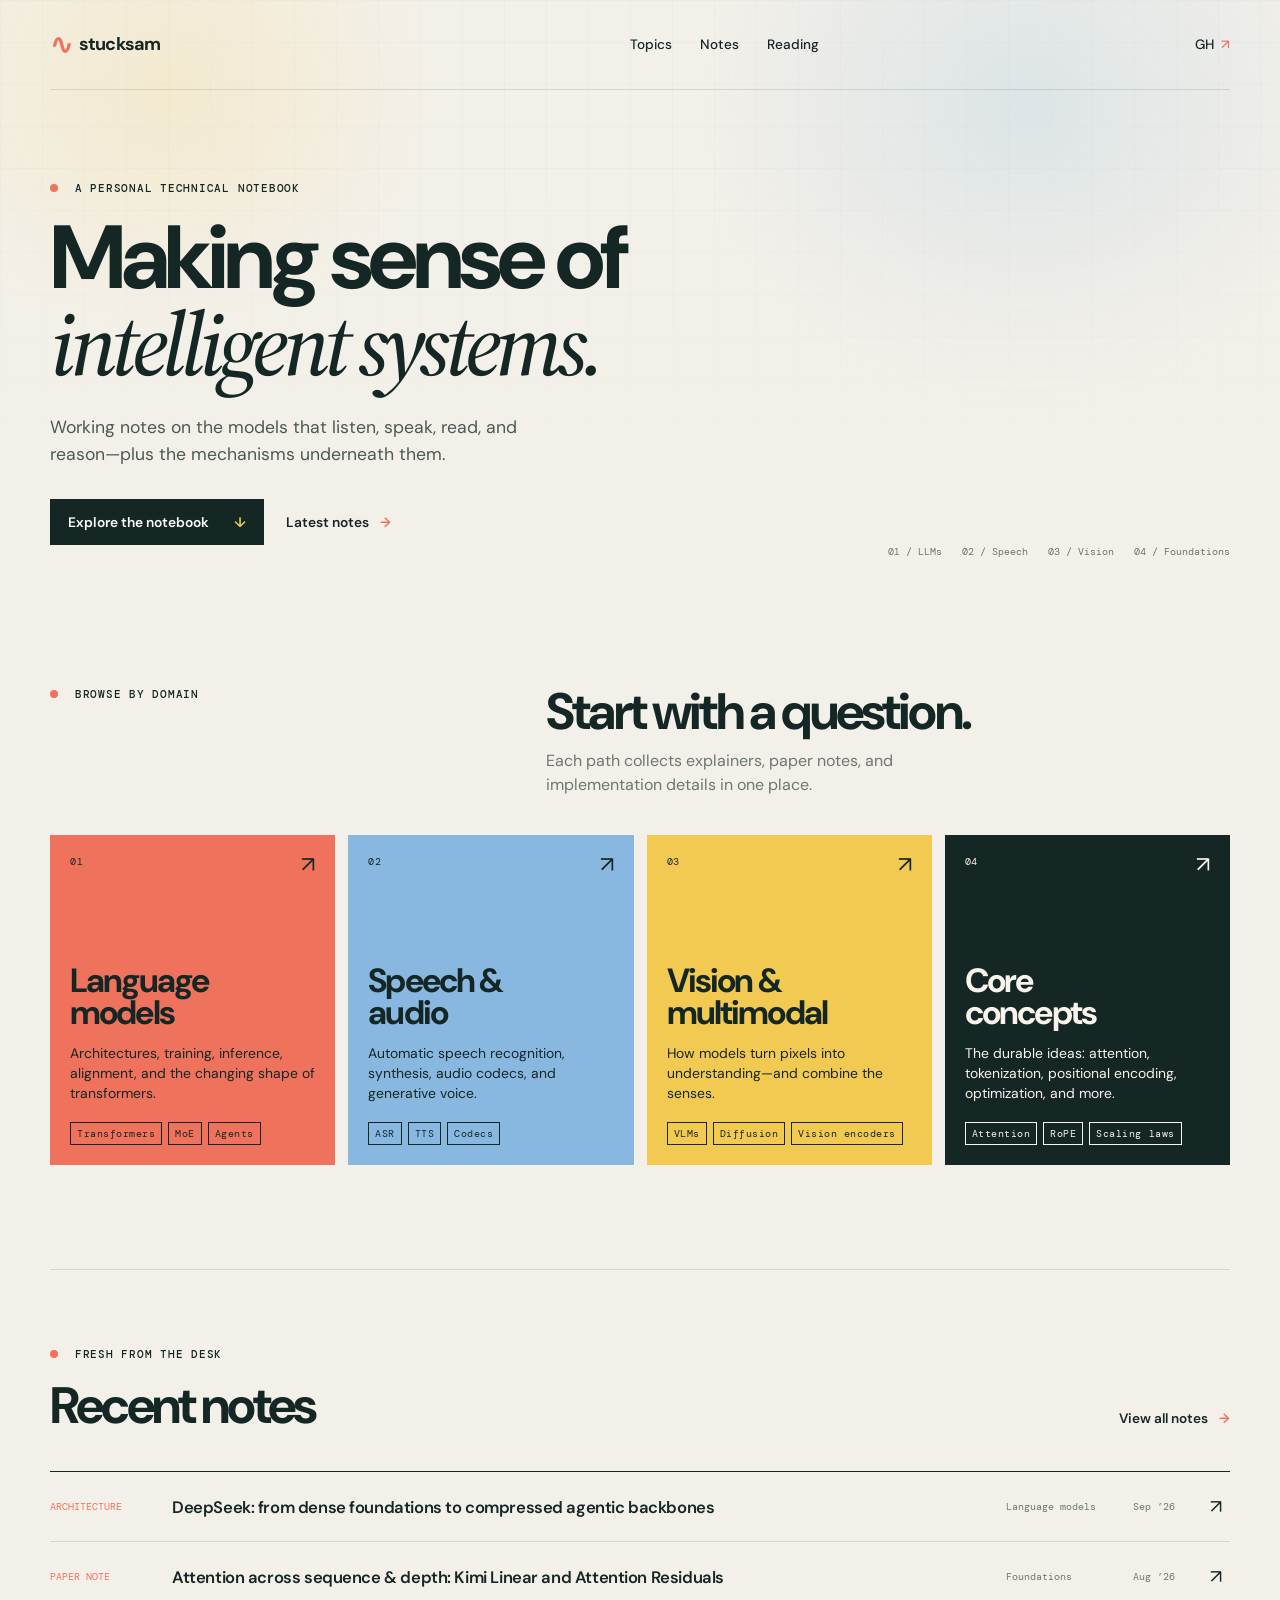
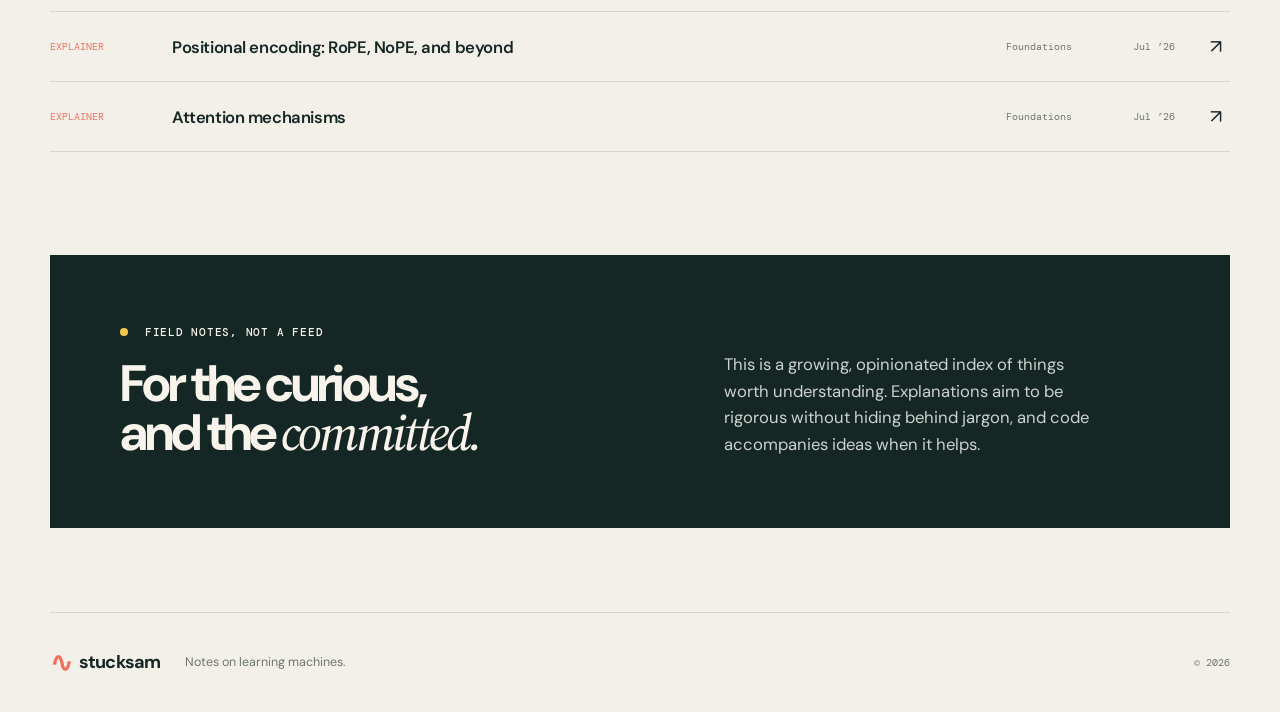
<file: index.html>
<!doctype html>
<html lang="en">
<head>
    <meta charset="UTF-8"/>
    <meta name="viewport" content="width=device-width, initial-scale=1.0"/>
    <meta name="description" content="Technical notes on language, speech, and vision models."/>
    <title>stucksam — model notes</title>
    <link rel="preconnect" href="https://fonts.googleapis.com"/>
    <link rel="preconnect" href="https://fonts.gstatic.com" crossorigin/>
    <link href="https://fonts.googleapis.com/css2?family=DM+Mono:wght@400;500&family=DM+Sans:opsz,wght@9..40,400;9..40,500;9..40,600;9..40,700&family=Source+Serif+4:opsz,wght@8..60,500;8..60,600&display=swap"
          rel="stylesheet"/>
    <link rel="stylesheet" href="styles.css"/>
</head>
<body>
<div class="grid-glow" aria-hidden="true"></div>
<header class="site-header">
    <a class="wordmark" href="/" aria-label="stucksam home"><span class="mark">∿</span> stucksam</a>
    <nav aria-label="Primary navigation">
        <a href="#topics">Topics</a>
        <a href="#recent">Notes</a>
        <a href="#reading">Reading</a>
    </nav>
    <a class="github-link" href="https://github.com/stucksam" aria-label="GitHub profile">GH <span>↗</span></a>
</header>

<main>
    <section class="hero" aria-labelledby="hero-title">
        <p class="eyebrow"><span></span> A personal technical notebook</p>
        <h1 id="hero-title">Making sense of<br/><em>intelligent systems.</em></h1>
        <p class="intro">Working notes on the models that listen, speak, read, and reason—plus the mechanisms underneath
            them.</p>
        <div class="hero-actions">
            <a class="button primary" href="#topics">Explore the notebook <span>↓</span></a>
            <a class="button quiet" href="#recent">Latest notes <span>→</span></a>
        </div>
        <div class="hero-index" aria-label="Topics covered">
            <span>01 / LLMs</span><span>02 / Speech</span><span>03 / Vision</span><span>04 / Foundations</span>
        </div>
    </section>

    <section class="topic-section" id="topics" aria-labelledby="topics-title">
        <div class="section-heading">
            <p class="eyebrow"><span></span> Browse by domain</p>
            <h2 id="topics-title">Start with a question.</h2>
            <p>Each path collects explainers, paper notes, and implementation details in one place.</p>
        </div>
        <div class="topic-grid">
            <a class="topic-card coral" href="llms/">
                <span class="card-number">01</span><span class="card-arrow">↗</span>
                <h3>Language<br/>models</h3>
                <p>Architectures, training, inference, alignment, and the changing shape of transformers.</p>
                <div class="tags"><span>Transformers</span><span>MoE</span><span>Agents</span></div>
            </a>
            <a class="topic-card blue" href="speech/">
                <span class="card-number">02</span><span class="card-arrow">↗</span>
                <h3>Speech &<br/>audio</h3>
                <p>Automatic speech recognition, synthesis, audio codecs, and generative voice.</p>
                <div class="tags"><span>ASR</span><span>TTS</span><span>Codecs</span></div>
            </a>
            <a class="topic-card yellow" href="vision/">
                <span class="card-number">03</span><span class="card-arrow">↗</span>
                <h3>Vision &<br/>multimodal</h3>
                <p>How models turn pixels into understanding—and combine the senses.</p>
                <div class="tags"><span>VLMs</span><span>Diffusion</span><span>Vision encoders</span></div>
            </a>
            <a class="topic-card dark" href="foundations/">
                <span class="card-number">04</span><span class="card-arrow">↗</span>
                <h3>Core<br/>concepts</h3>
                <p>The durable ideas: attention, tokenization, positional encoding, optimization, and more.</p>
                <div class="tags"><span>Attention</span><span>RoPE</span><span>Scaling laws</span></div>
            </a>
        </div>
    </section>

    <section class="recent-section" id="recent" aria-labelledby="recent-title">
        <div class="section-heading compact">
            <p class="eyebrow"><span></span> Fresh from the desk</p>
            <div class="heading-row"><h2 id="recent-title">Recent notes</h2><a href="#all-notes">View all notes
                <span>→</span></a></div>
        </div>
        <div class="note-list" id="all-notes">
            <a class="note" href="llms/deepseek/">
                <span class="note-type">ARCHITECTURE</span><span
                    class="note-title">DeepSeek: from dense foundations to compressed agentic backbones</span><span
                    class="note-topic">Language models</span>
                <time datetime="2026-09">Sep ’26</time>
                <span class="note-arrow">↗</span>
            </a>
            <a class="note" href="linear-attention-residuals/">
                <span class="note-type">PAPER NOTE</span><span
                    class="note-title">Attention across sequence & depth: Kimi Linear and Attention Residuals</span><span
                    class="note-topic">Foundations</span>
                <time datetime="2026-08">Aug ’26</time>
                <span class="note-arrow">↗</span>
            </a>
            <a class="note" href="positional-encoding/">
                <span class="note-type">EXPLAINER</span><span
                    class="note-title">Positional encoding: RoPE, NoPE, and beyond</span><span
                    class="note-topic">Foundations</span>
                <time datetime="2026-07">Jul ’26</time>
                <span class="note-arrow">↗</span>
            </a>
            <a class="note" href="attention/">
                <span class="note-type">EXPLAINER</span><span
                    class="note-title">Attention mechanisms</span><span class="note-topic">Foundations</span>
                <time datetime="2026-07">Jul ’26</time>
                <span class="note-arrow">↗</span>
            </a>
        </div>
    </section>

    <section class="reading-section" id="reading">
        <div>
            <p class="eyebrow"><span></span> Field notes, not a feed</p>
            <h2>For the curious,<br/>and the <em>committed.</em></h2>
        </div>
        <p class="reading-copy">This is a growing, opinionated index of things worth understanding. Explanations aim to
            be rigorous without hiding behind jargon, and code accompanies ideas when it helps.</p>
    </section>
</main>

<footer>
    <a class="wordmark" href="/"><span class="mark">∿</span> stucksam</a>
    <p>Notes on learning machines.</p>
    <span>© 2026</span>
</footer>
</body>
</html>
</file>
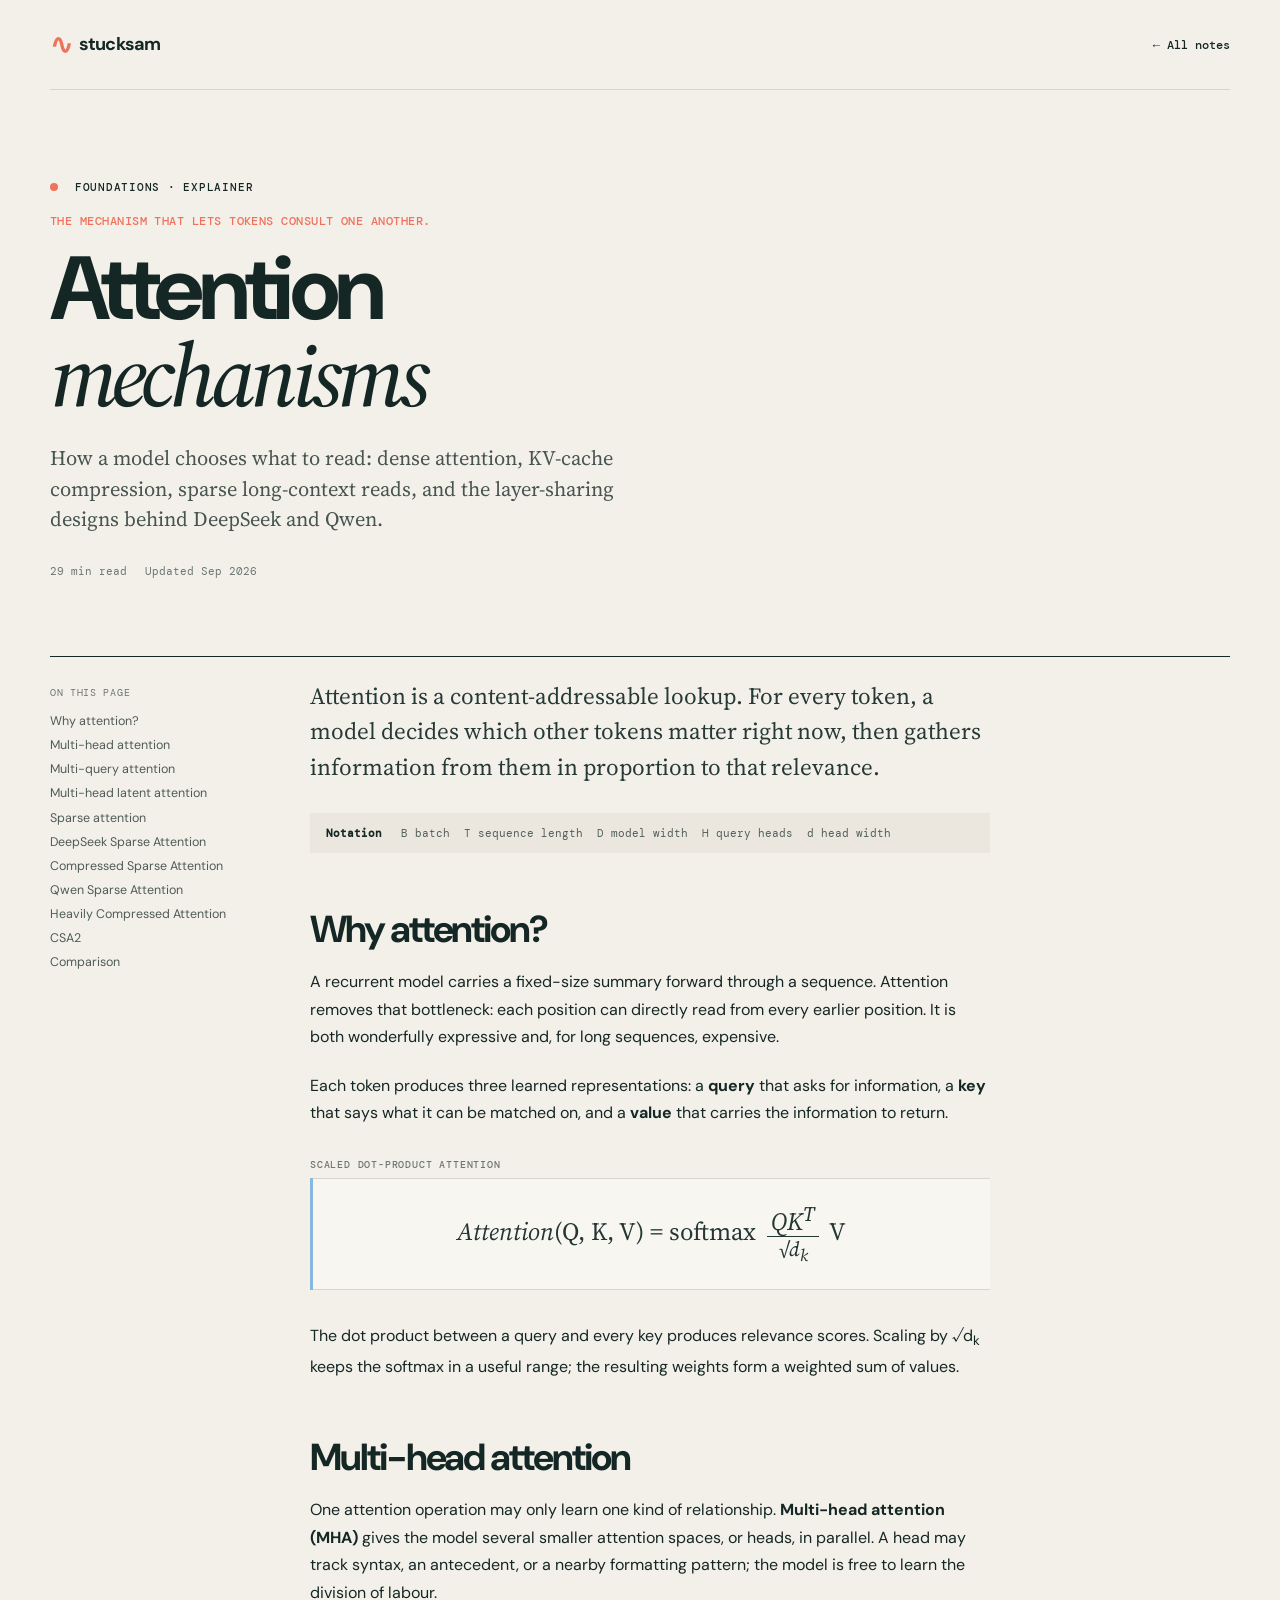
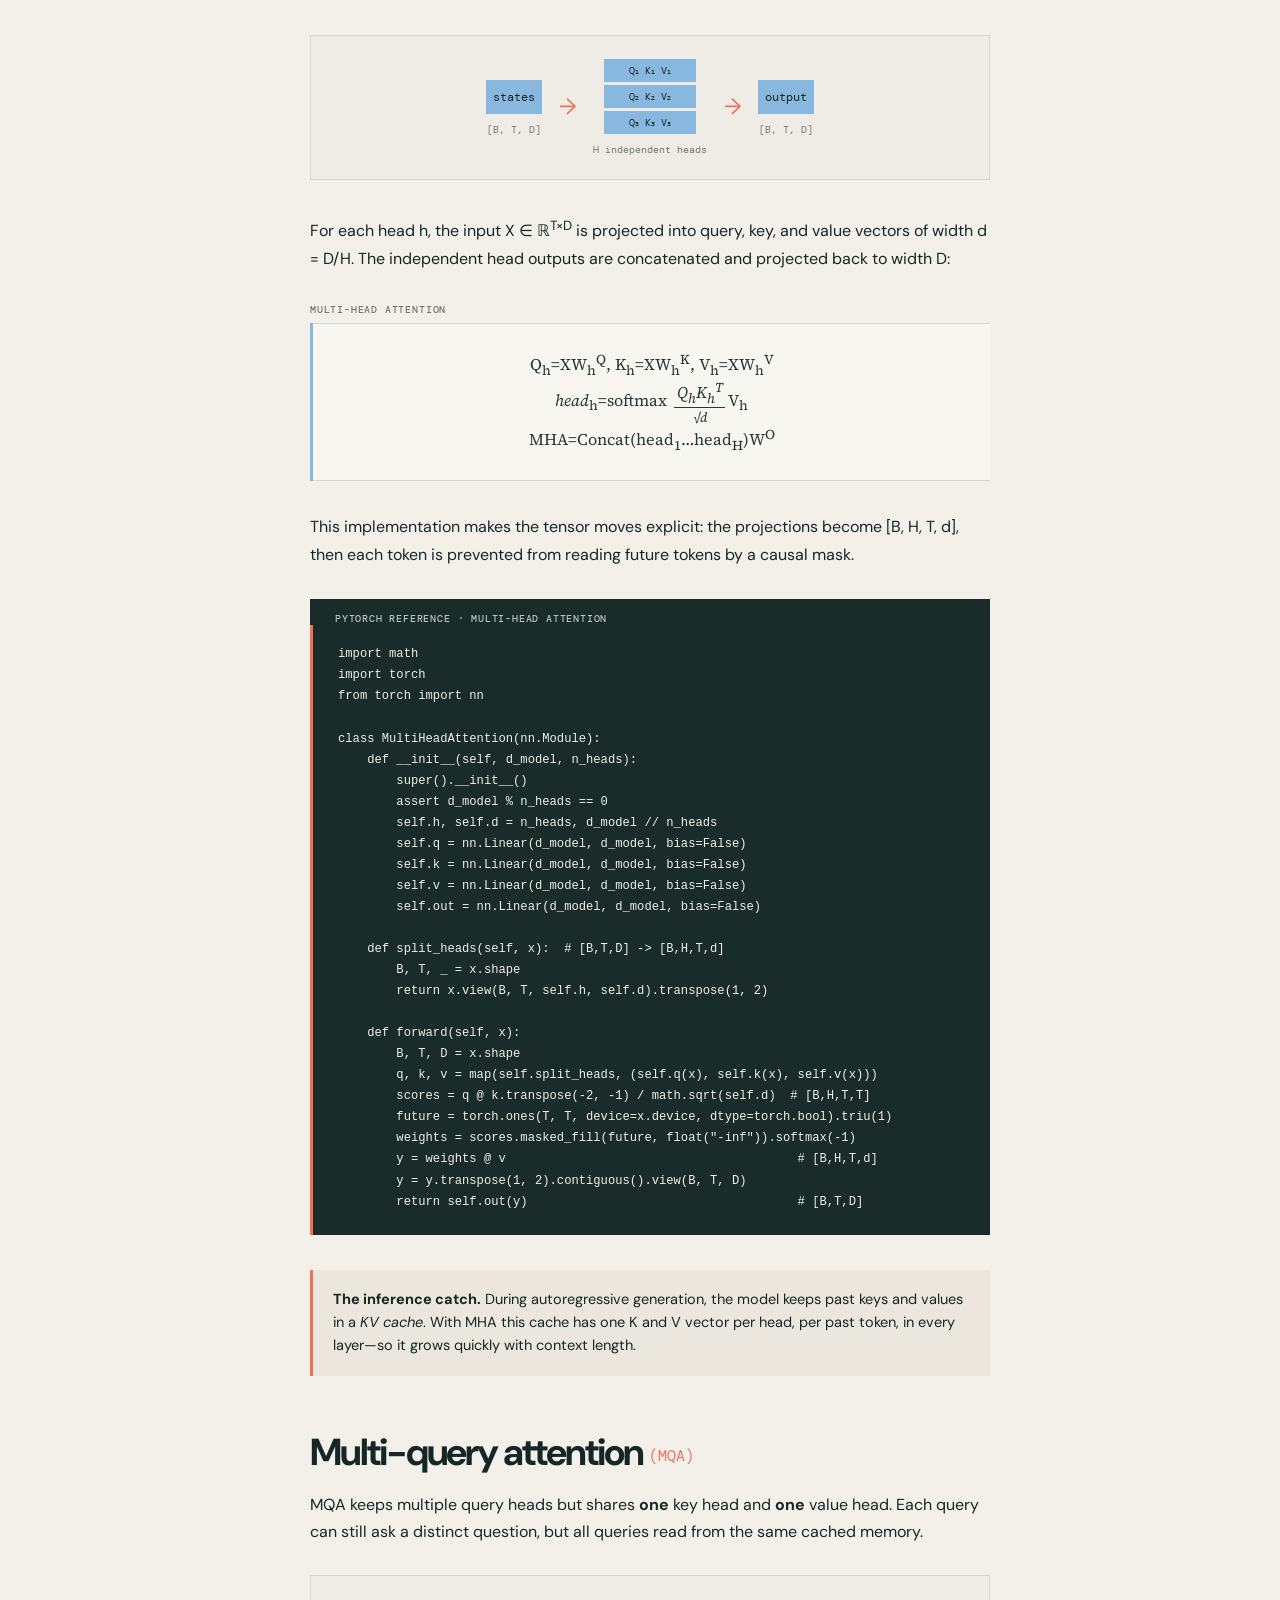
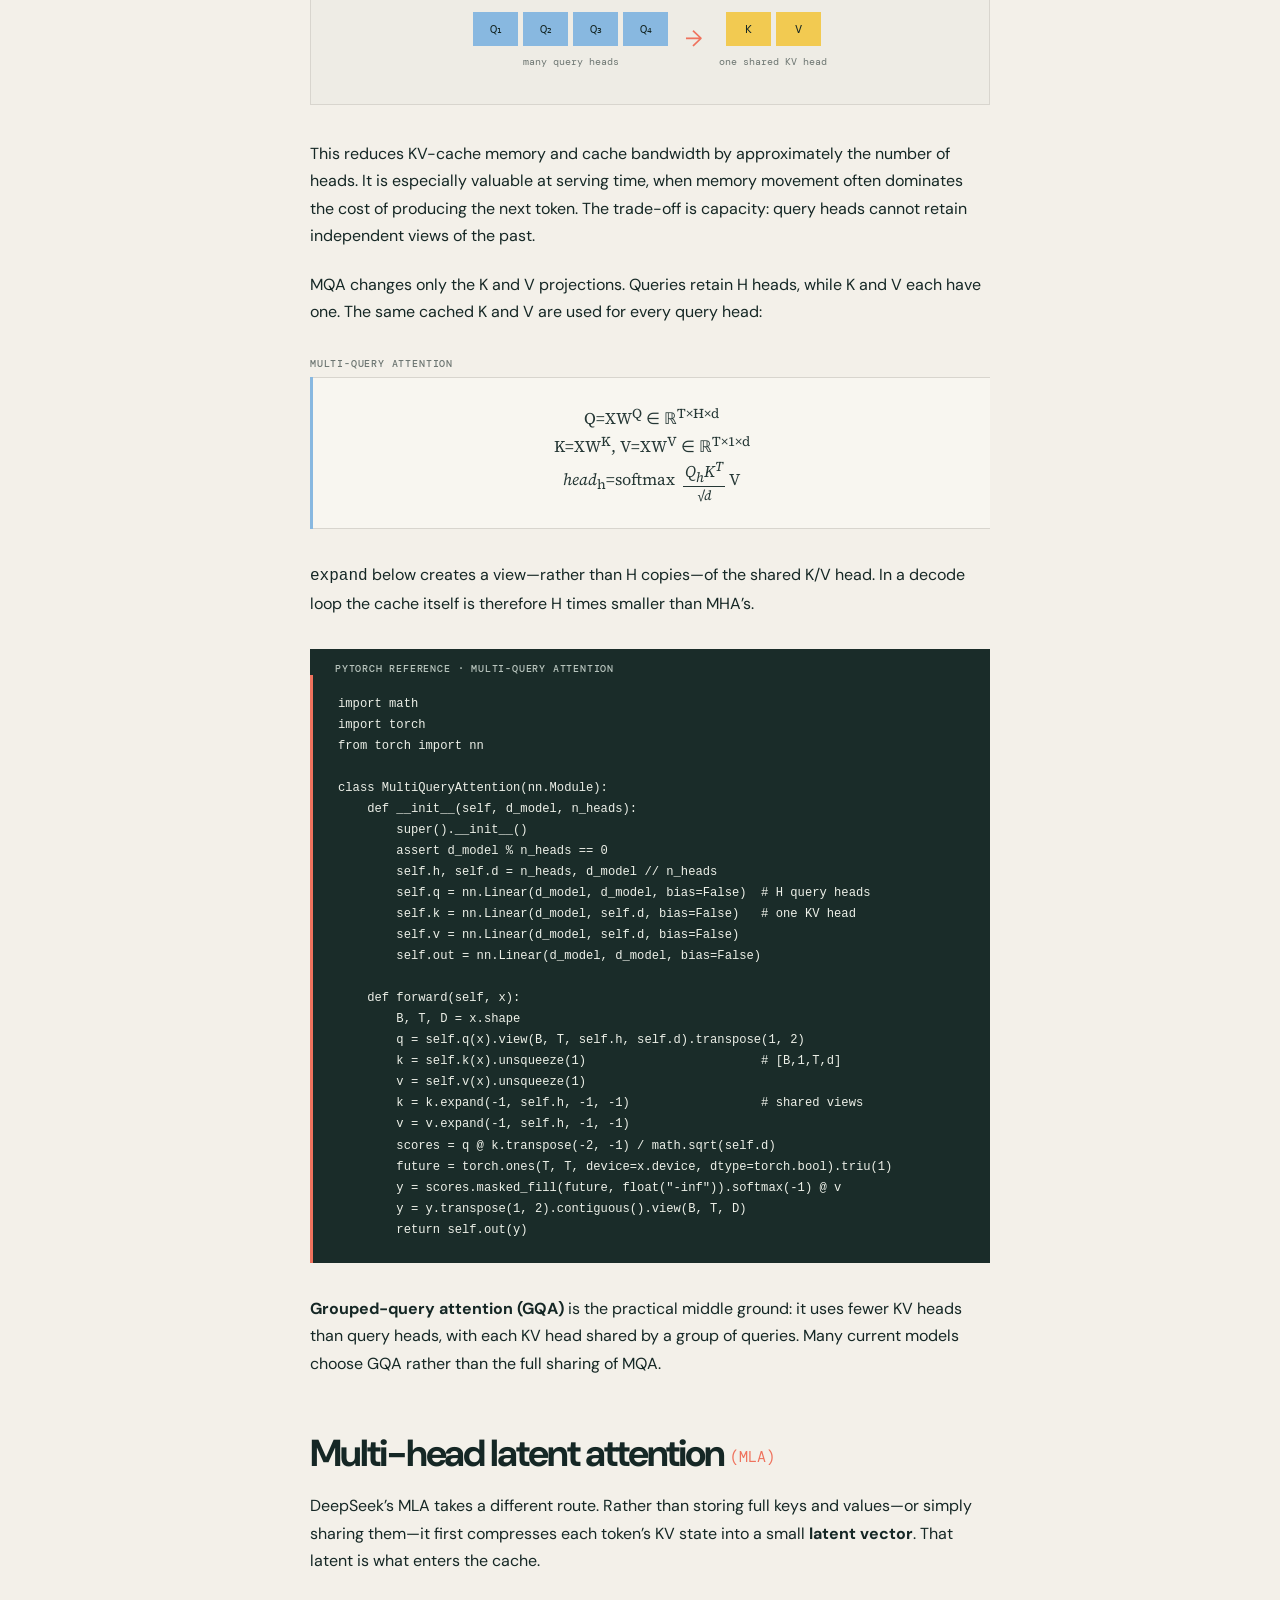
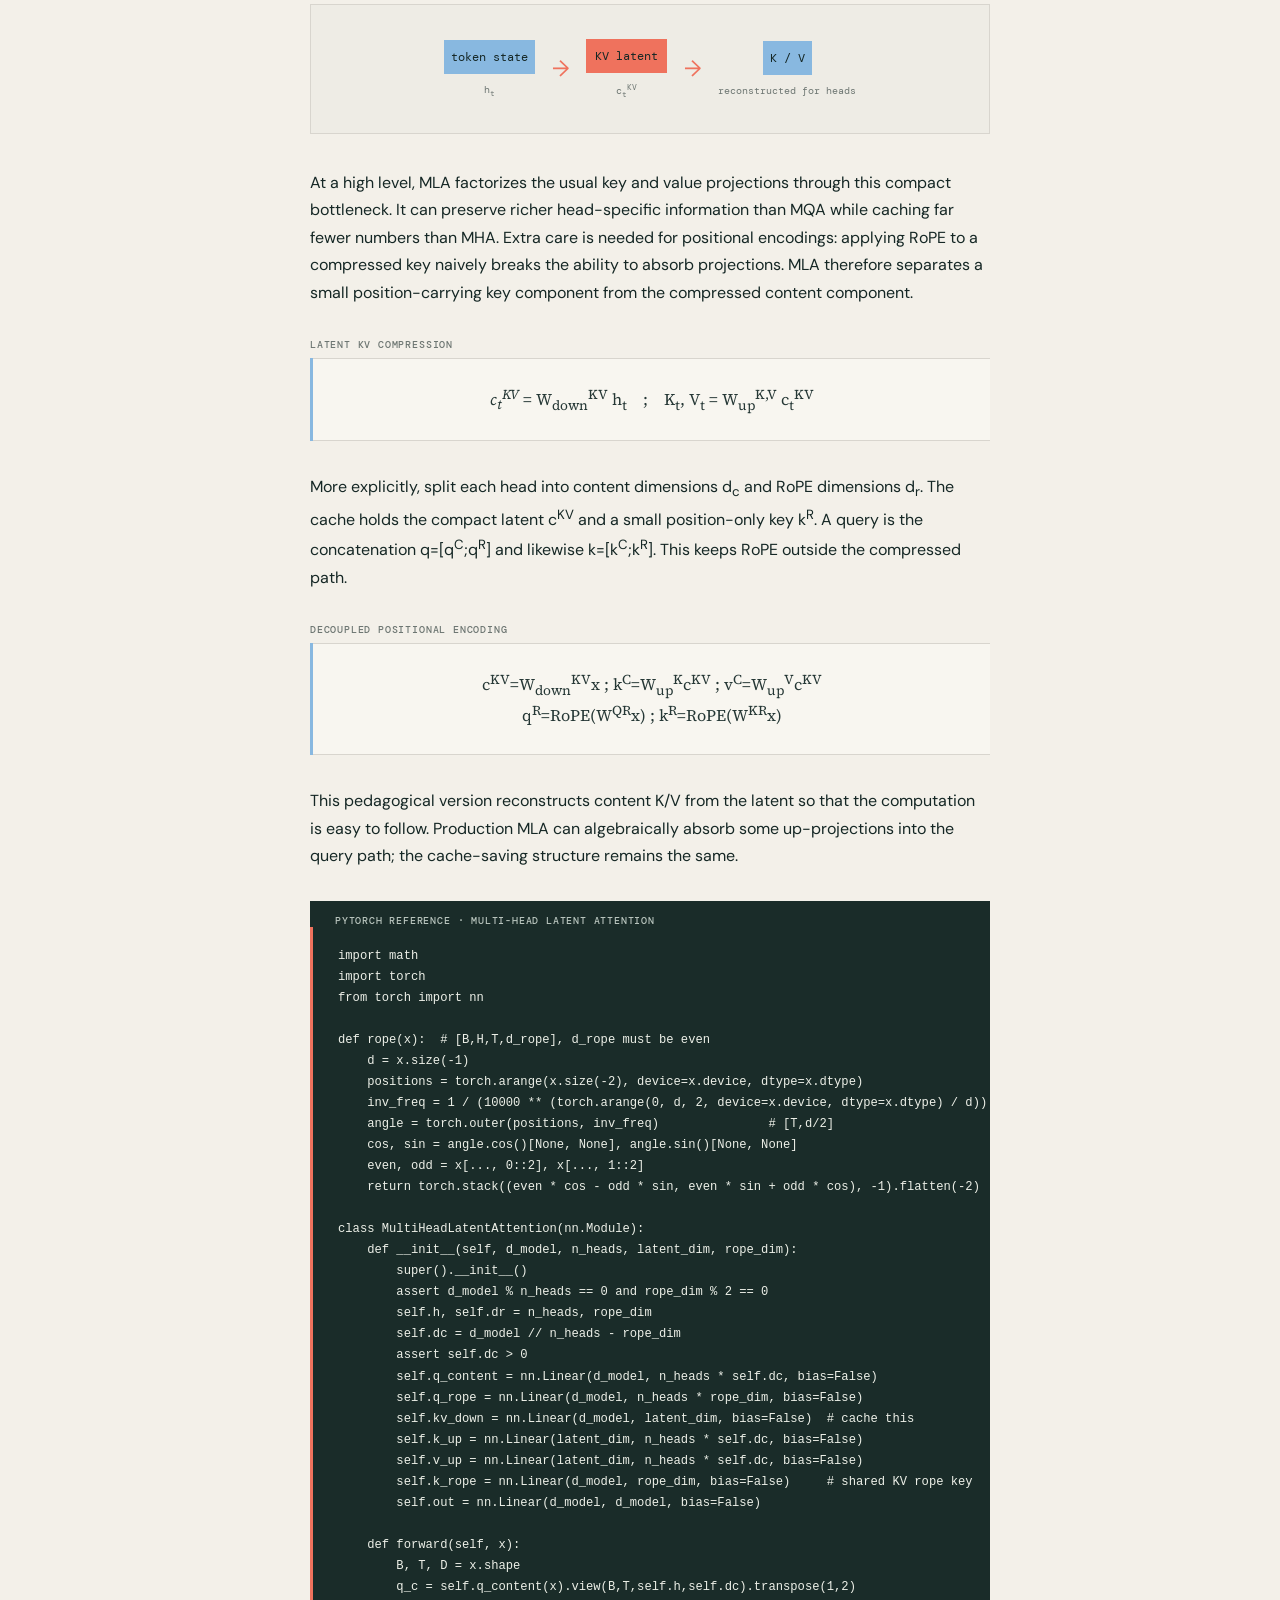
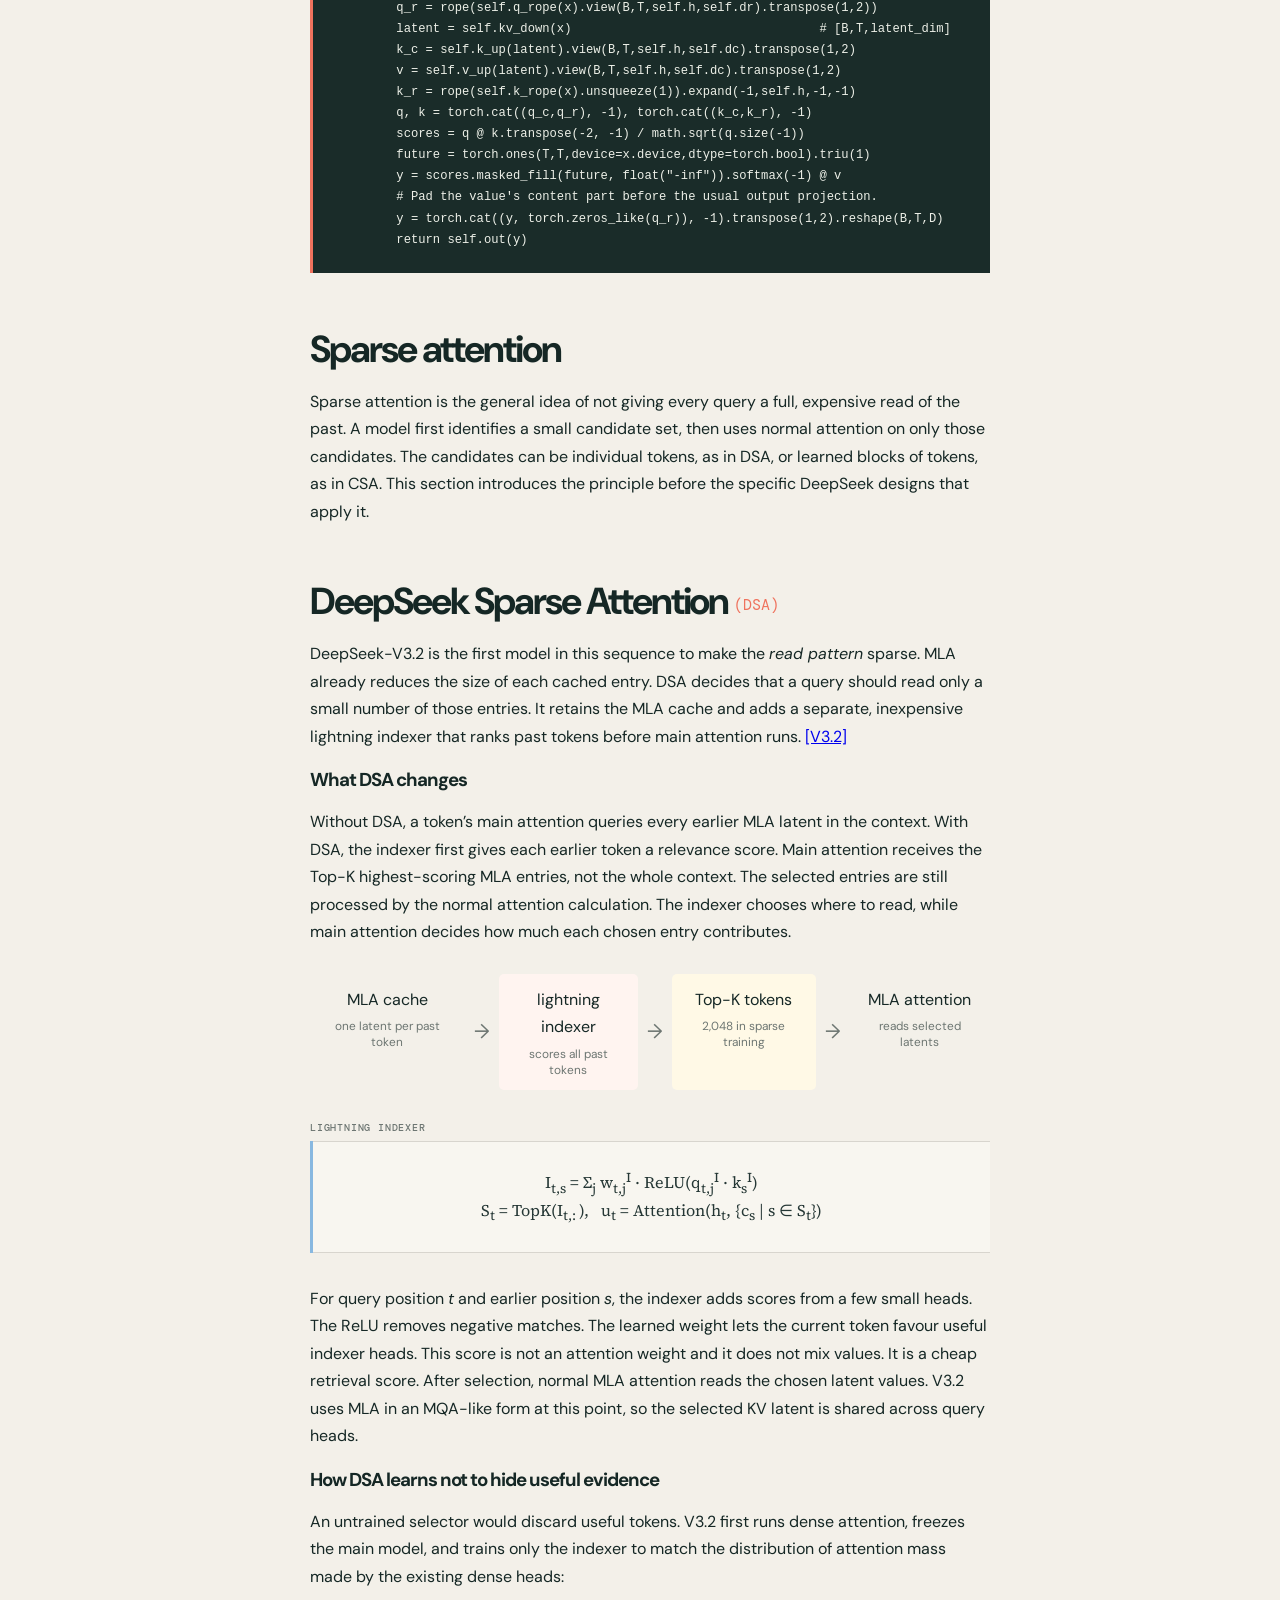
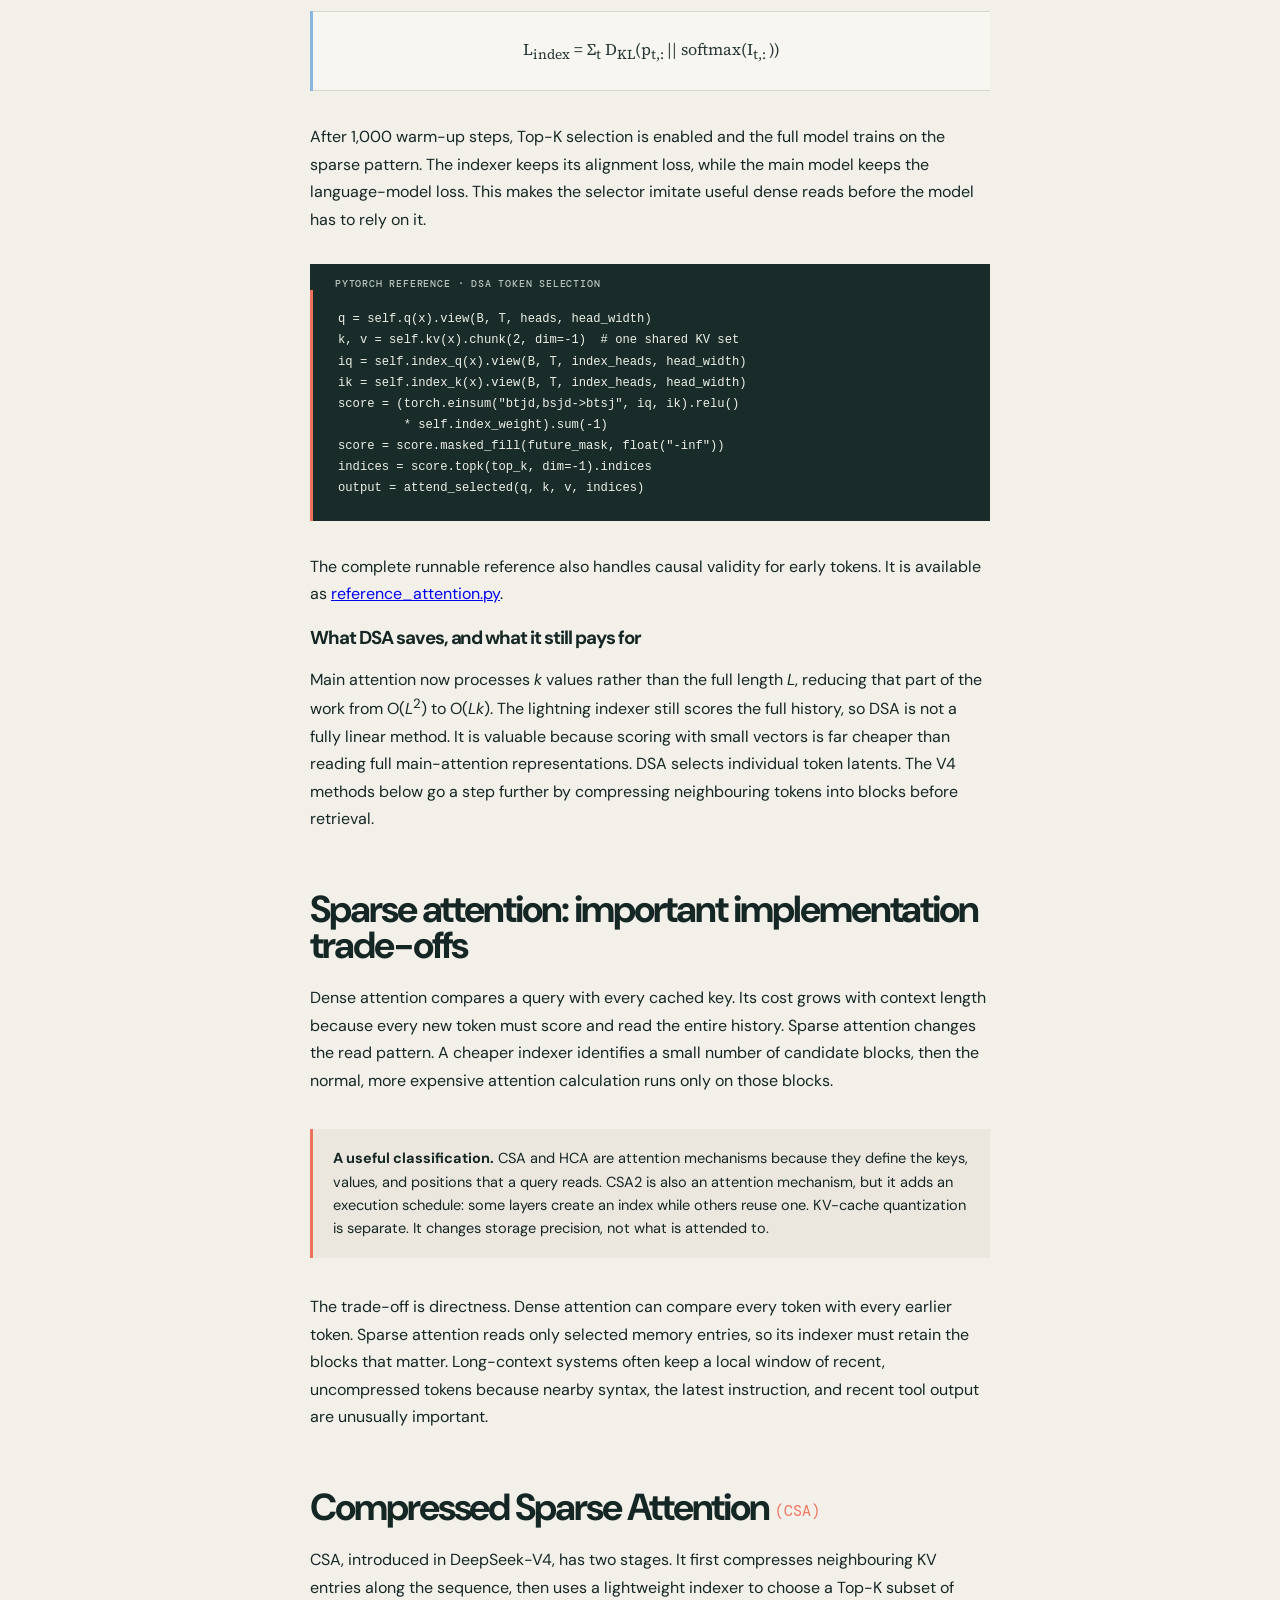
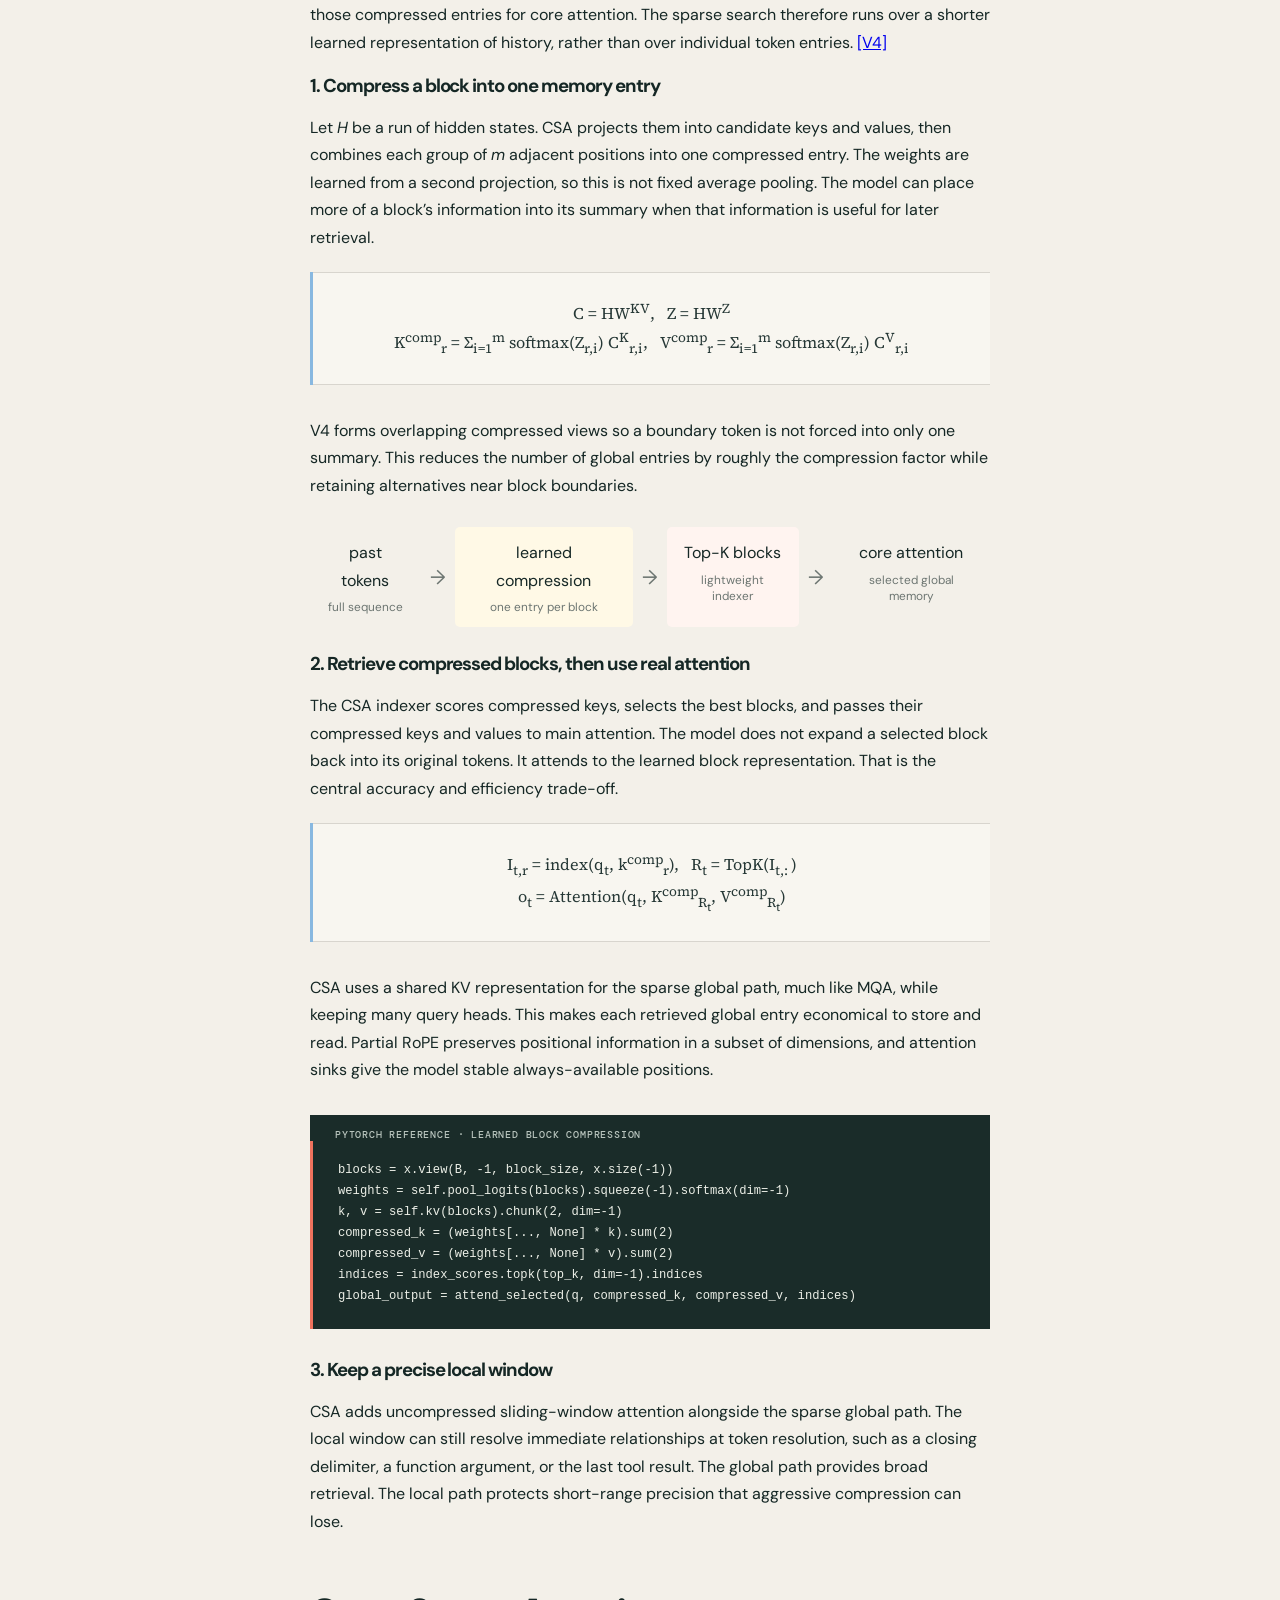
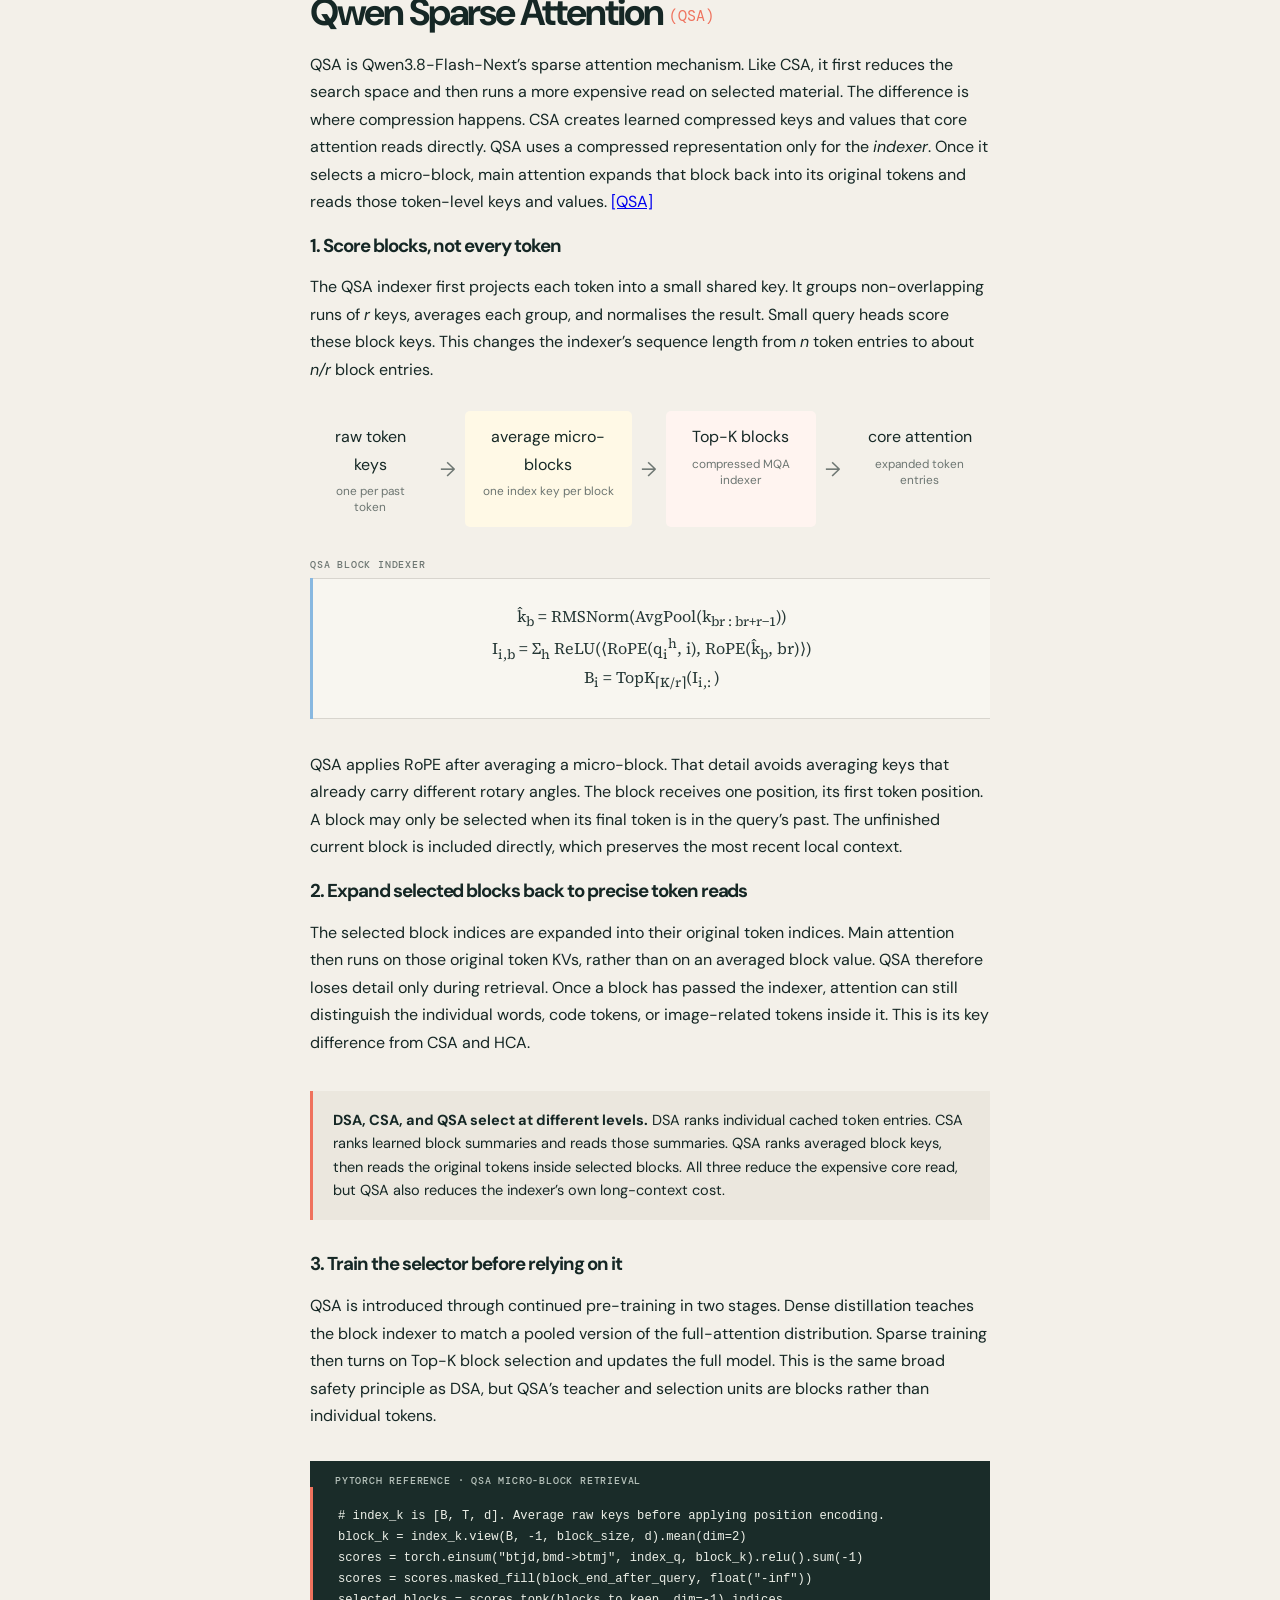
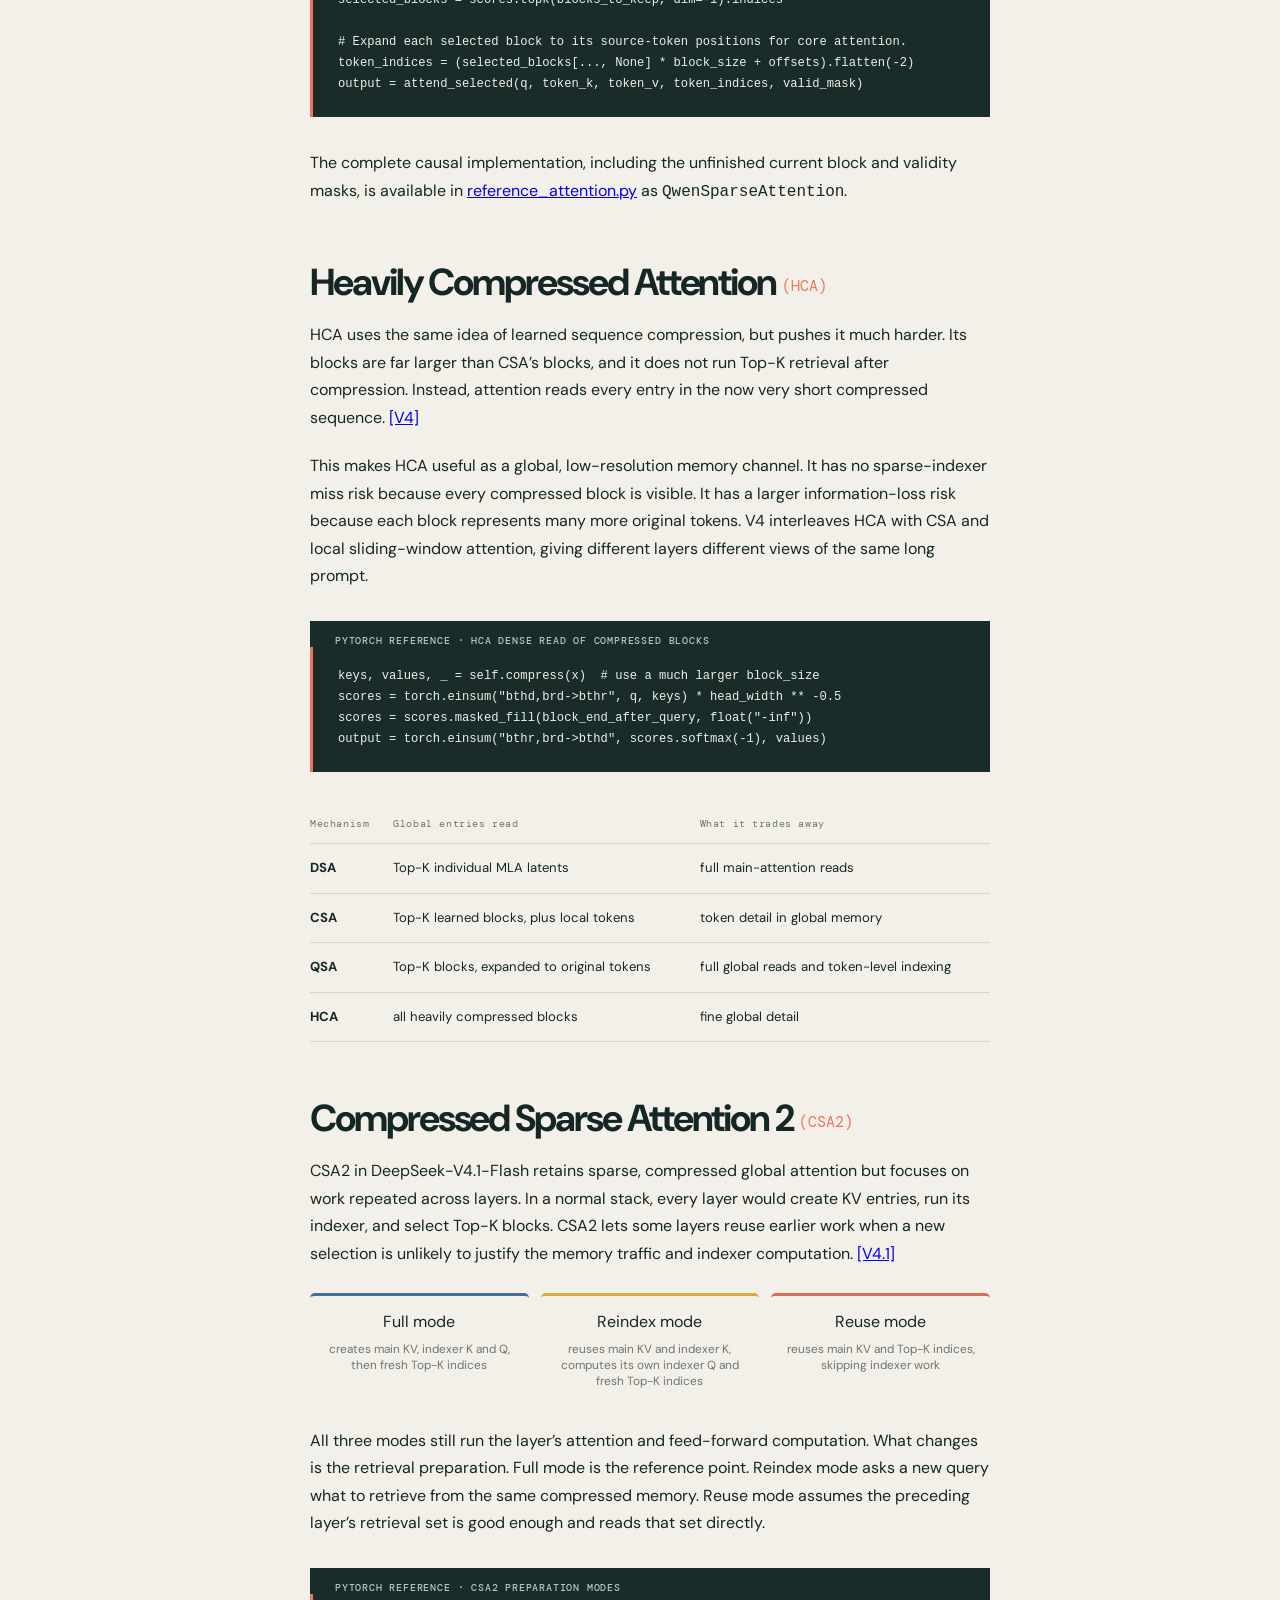
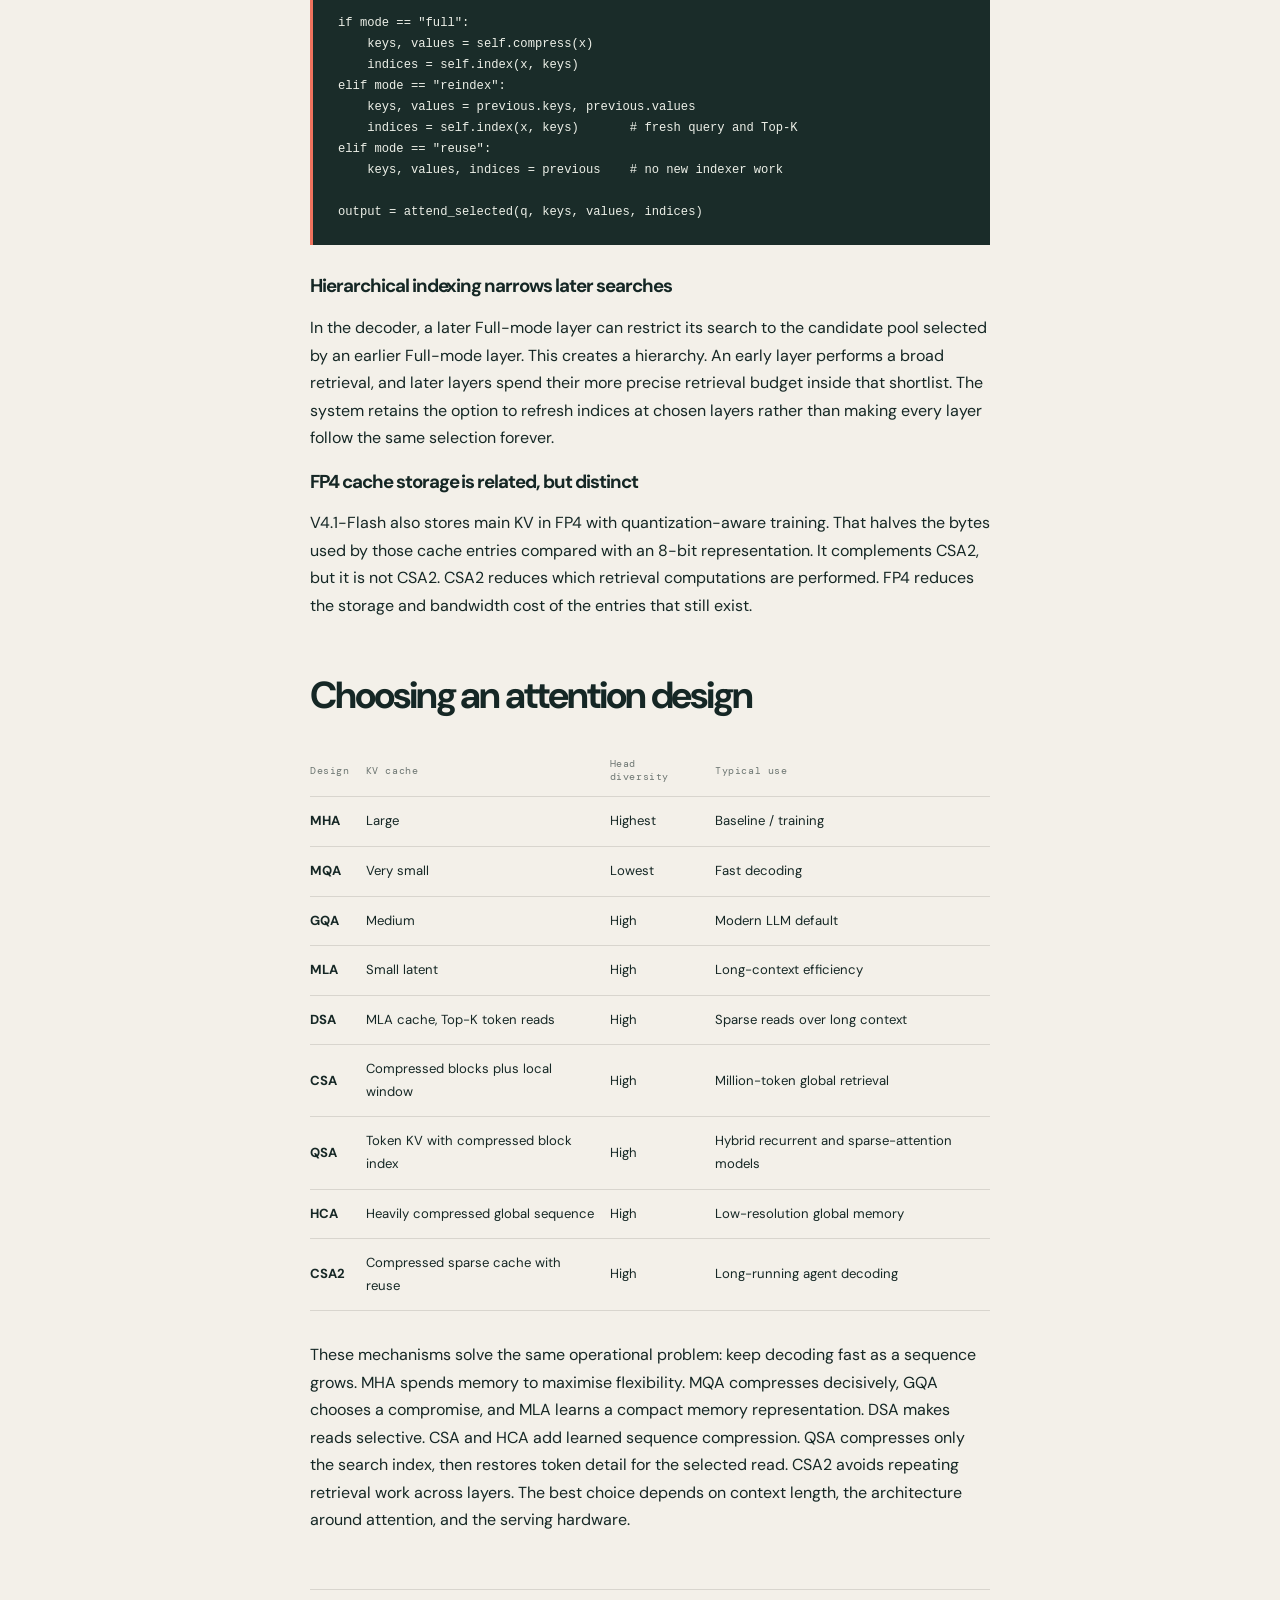
<file: attention/index.html>
<!doctype html>
<html lang="en">
<head>
    <meta charset="UTF-8"/>
    <meta name="viewport" content="width=device-width, initial-scale=1.0"/>
    <meta name="description"
          content="A practical guide to dense, compressed, sparse, and cache-aware attention mechanisms."/>
    <title>Attention mechanisms — stucksam</title>
    <link rel="preconnect" href="https://fonts.googleapis.com"/>
    <link rel="preconnect" href="https://fonts.gstatic.com" crossorigin/>
    <link href="https://fonts.googleapis.com/css2?family=DM+Mono:wght@400;500&family=DM+Sans:opsz,wght@9..40,400;9..40,500;9..40,600;9..40,700&family=Source+Serif+4:opsz,wght@8..60,500;8..60,600&display=swap"
          rel="stylesheet"/>
    <link rel="stylesheet" href="../styles.css"/>
    <link rel="stylesheet" href="article.css"/>
</head>
<body>
<header class="site-header article-header">
    <a class="wordmark" href="../" aria-label="stucksam home"><span class="mark">∿</span> stucksam</a>
    <a class="back-link" href="../">← All notes</a>
</header>
<main class="article">
    <article>
        <header class="article-hero">
            <p class="eyebrow"><span></span> Foundations · explainer</p>
            <p class="article-kicker">The mechanism that lets tokens consult one another.</p>
            <h1>Attention<br/><em>mechanisms</em></h1>
            <p class="article-dek">How a model chooses what to read: dense attention, KV-cache compression, sparse
                long-context reads, and the layer-sharing designs behind DeepSeek and Qwen.</p>
            <div class="article-meta"><span>29 min read</span><span>Updated Sep 2026</span></div>
        </header>

        <div class="article-layout">
            <aside class="toc" aria-label="Table of contents">
                <p>ON THIS PAGE</p>
                <a href="#why">Why attention?</a>
                <a href="#mha">Multi-head attention</a>
                <a href="#mqa">Multi-query attention</a>
                <a href="#mla">Multi-head latent attention</a>
                <a href="#sparse">Sparse attention</a>
                <a href="#dsa">DeepSeek Sparse Attention</a>
                <a href="#csa">Compressed Sparse Attention</a>
                <a href="#qsa">Qwen Sparse Attention</a>
                <a href="#hca">Heavily Compressed Attention</a>
                <a href="#csa2">CSA2</a>
                <a href="#compare">Comparison</a>
            </aside>

            <div class="prose">
                <p class="lead">Attention is a content-addressable lookup. For every token, a model decides which other
                    tokens matter right now, then gathers information from them in proportion to that relevance.</p>
                <div class="shape-key"><strong>Notation</strong><span>B batch</span><span>T sequence length</span><span>D model width</span><span>H query heads</span><span>d head width</span>
                </div>

                <h2 id="why">Why attention?</h2>
                <p>A recurrent model carries a fixed-size summary forward through a sequence. Attention removes that
                    bottleneck: each position can directly read from every earlier position. It is both wonderfully
                    expressive and, for long sequences, expensive.</p>
                <p>Each token produces three learned representations: a <strong>query</strong> that asks for
                    information, a <strong>key</strong> that says what it can be matched on, and a
                    <strong>value</strong> that carries the information to return.</p>
                <p class="math-label">SCALED DOT-PRODUCT ATTENTION</p>
                <div class="equation" aria-label="Scaled dot-product attention equation">
                    <span>Attention</span>(Q, K, V) = softmax <span class="fraction"><span
                        class="numerator">QK<sup>T</sup></span><span class="denominator">√d<sub>k</sub></span></span> V
                </div>
                <p>The dot product between a query and every key produces relevance scores. Scaling by √d<sub>k</sub>
                    keeps the softmax in a useful range; the resulting weights form a weighted sum of values.</p>

                <h2 id="mha">Multi-head attention</h2>
                <p>One attention operation may only learn one kind of relationship. <strong>Multi-head attention
                    (MHA)</strong> gives the model several smaller attention spaces, or heads, in parallel. A head may
                    track syntax, an antecedent, or a nearby formatting pattern; the model is free to learn the division
                    of labour.</p>
                <div class="mechanism mha">
                    <div class="diagram-node"><b>states</b><small>[B, T, D]</small></div>
                    <i>→</i>
                    <div class="diagram-node"><span
                            class="head-stack"><b>Q₁ K₁ V₁</b><b>Q₂ K₂ V₂</b><b>Q₃ K₃ V₃</b></span><small>H independent
                        heads</small></div>
                    <i>→</i>
                    <div class="diagram-node"><b>output</b><small>[B, T, D]</small></div>
                </div>
                <p>For each head h, the input X ∈ ℝ<sup>T×D</sup> is projected into query, key, and value vectors of
                    width d = D/H. The independent head outputs are concatenated and projected back to width D:</p>
                <p class="math-label">MULTI-HEAD ATTENTION</p>
                <div class="equation compact-equation">Q<sub>h</sub>=XW<sub>h</sub><sup>Q</sup>,
                    K<sub>h</sub>=XW<sub>h</sub><sup>K</sup>,
                    V<sub>h</sub>=XW<sub>h</sub><sup>V</sup><br><span>head</span><sub>h</sub>=softmax <span
                            class="fraction"><span class="numerator">Q<sub>h</sub>K<sub>h</sub><sup>T</sup></span><span
                            class="denominator">√d</span></span>V<sub>h</sub><br>MHA=Concat(head<sub>1</sub>…head<sub>H</sub>)W<sup>O</sup>
                </div>
                <p>This implementation makes the tensor moves explicit: the projections become [B, H, T, d], then each
                    token is prevented from reading future tokens by a causal mask.</p>
                <p class="code-label">PYTORCH REFERENCE · MULTI-HEAD ATTENTION</p>
                <pre><code>import math
import torch
from torch import nn

class MultiHeadAttention(nn.Module):
    def __init__(self, d_model, n_heads):
        super().__init__()
        assert d_model % n_heads == 0
        self.h, self.d = n_heads, d_model // n_heads
        self.q = nn.Linear(d_model, d_model, bias=False)
        self.k = nn.Linear(d_model, d_model, bias=False)
        self.v = nn.Linear(d_model, d_model, bias=False)
        self.out = nn.Linear(d_model, d_model, bias=False)

    def split_heads(self, x):  # [B,T,D] -> [B,H,T,d]
        B, T, _ = x.shape
        return x.view(B, T, self.h, self.d).transpose(1, 2)

    def forward(self, x):
        B, T, D = x.shape
        q, k, v = map(self.split_heads, (self.q(x), self.k(x), self.v(x)))
        scores = q @ k.transpose(-2, -1) / math.sqrt(self.d)  # [B,H,T,T]
        future = torch.ones(T, T, device=x.device, dtype=torch.bool).triu(1)
        weights = scores.masked_fill(future, float("-inf")).softmax(-1)
        y = weights @ v                                        # [B,H,T,d]
        y = y.transpose(1, 2).contiguous().view(B, T, D)
        return self.out(y)                                     # [B,T,D]</code></pre>
                <div class="callout"><strong>The inference catch.</strong> During autoregressive generation, the model
                    keeps past keys and values in a <em>KV cache</em>. With MHA this cache has one K and V vector per
                    head, per past token, in every layer—so it grows quickly with context length.
                </div>
                <p></p>

                <h2 id="mqa">Multi-query attention <span>(MQA)</span></h2>
                <p>MQA keeps multiple query heads but shares <strong>one</strong> key head and <strong>one</strong>
                    value head. Each query can still ask a distinct question, but all queries read from the same cached
                    memory.</p>
                <div class="mechanism mqa">
                    <div class="diagram-node"><span class="head-row"><b>Q₁</b><b>Q₂</b><b>Q₃</b><b>Q₄</b></span><small>many
                        query heads</small></div>
                    <i>→</i>
                    <div class="diagram-node"><span class="head-row"><b class="shared">K</b><b
                            class="shared">V</b></span><small>one shared KV head</small></div>
                </div>
                <p>This reduces KV-cache memory and cache bandwidth by approximately the number of heads. It is
                    especially valuable at serving time, when memory movement often dominates the cost of producing the
                    next token. The trade-off is capacity: query heads cannot retain independent views of the past.</p>
                <p>MQA changes only the K and V projections. Queries retain H heads, while K and V each have one. The
                    same cached K and V are used for every query head:</p>
                <p class="math-label">MULTI-QUERY ATTENTION</p>
                <div class="equation compact-equation">Q=XW<sup>Q</sup> ∈ ℝ<sup>T×H×d</sup><br>K=XW<sup>K</sup>,
                    V=XW<sup>V</sup> ∈ ℝ<sup>T×1×d</sup><br><span>head</span><sub>h</sub>=softmax <span
                            class="fraction"><span class="numerator">Q<sub>h</sub>K<sup>T</sup></span><span
                            class="denominator">√d</span></span>V
                </div>
                <p><code>expand</code> below creates a view—rather than H copies—of the shared K/V head. In a decode
                    loop the cache itself is therefore H times smaller than MHA’s.</p>
                <p class="code-label">PYTORCH REFERENCE · MULTI-QUERY ATTENTION</p>
                <pre><code>import math
import torch
from torch import nn

class MultiQueryAttention(nn.Module):
    def __init__(self, d_model, n_heads):
        super().__init__()
        assert d_model % n_heads == 0
        self.h, self.d = n_heads, d_model // n_heads
        self.q = nn.Linear(d_model, d_model, bias=False)  # H query heads
        self.k = nn.Linear(d_model, self.d, bias=False)   # one KV head
        self.v = nn.Linear(d_model, self.d, bias=False)
        self.out = nn.Linear(d_model, d_model, bias=False)

    def forward(self, x):
        B, T, D = x.shape
        q = self.q(x).view(B, T, self.h, self.d).transpose(1, 2)
        k = self.k(x).unsqueeze(1)                        # [B,1,T,d]
        v = self.v(x).unsqueeze(1)
        k = k.expand(-1, self.h, -1, -1)                  # shared views
        v = v.expand(-1, self.h, -1, -1)
        scores = q @ k.transpose(-2, -1) / math.sqrt(self.d)
        future = torch.ones(T, T, device=x.device, dtype=torch.bool).triu(1)
        y = scores.masked_fill(future, float("-inf")).softmax(-1) @ v
        y = y.transpose(1, 2).contiguous().view(B, T, D)
        return self.out(y)</code></pre>
                <p><strong>Grouped-query attention (GQA)</strong> is the practical middle ground: it uses fewer KV heads
                    than query heads, with each KV head shared by a group of queries. Many current models choose GQA
                    rather than the full sharing of MQA.</p>

                <h2 id="mla">Multi-head latent attention <span>(MLA)</span></h2>
                <p>DeepSeek’s MLA takes a different route. Rather than storing full keys and values—or simply sharing
                    them—it first compresses each token’s KV state into a small <strong>latent vector</strong>. That
                    latent is what enters the cache.</p>
                <div class="mechanism mla">
                    <div class="diagram-node"><b>token state</b><small>h<sub>t</sub></small></div>
                    <i>→</i>
                    <div class="diagram-node"><b class="latent">KV latent</b><small>c<sub>t</sub><sup>KV</sup></small>
                    </div>
                    <i>→</i>
                    <div class="diagram-node"><b>K / V</b><small>reconstructed for heads</small></div>
                </div>
                <p>At a high level, MLA factorizes the usual key and value projections through this compact bottleneck.
                    It can preserve richer head-specific information than MQA while caching far fewer numbers than MHA.
                    Extra care is needed for positional encodings: applying RoPE to a compressed key naively breaks the
                    ability to absorb projections. MLA therefore separates a small position-carrying key component from
                    the compressed content component.</p>
                <p class="math-label">LATENT KV COMPRESSION</p>
                <div class="equation compact-equation"><span>c<sub>t</sub><sup>KV</sup></span> =
                    W<sub>down</sub><sup>KV</sup> h<sub>t</sub> &nbsp;&nbsp; ; &nbsp;&nbsp; K<sub>t</sub>, V<sub>t</sub>
                    = W<sub>up</sub><sup>K,V</sup> c<sub>t</sub><sup>KV</sup></div>
                <p>More explicitly, split each head into content dimensions d<sub>c</sub> and RoPE dimensions
                    d<sub>r</sub>. The cache holds the compact latent c<sup>KV</sup> and a small position-only key
                    k<sup>R</sup>. A query is the concatenation q=[q<sup>C</sup>;q<sup>R</sup>] and likewise
                    k=[k<sup>C</sup>;k<sup>R</sup>]. This keeps RoPE outside the compressed path.</p>
                <p class="math-label">DECOUPLED POSITIONAL ENCODING</p>
                <div class="equation compact-equation">c<sup>KV</sup>=W<sub>down</sub><sup>KV</sup>x ;
                    k<sup>C</sup>=W<sub>up</sub><sup>K</sup>c<sup>KV</sup> ;
                    v<sup>C</sup>=W<sub>up</sub><sup>V</sup>c<sup>KV</sup><br>q<sup>R</sup>=RoPE(W<sup>QR</sup>x) ;
                    k<sup>R</sup>=RoPE(W<sup>KR</sup>x)
                </div>
                <p>This pedagogical version reconstructs content K/V from the latent so that the computation is easy to
                    follow. Production MLA can algebraically absorb some up-projections into the query path; the
                    cache-saving structure remains the same.</p>
                <p class="code-label">PYTORCH REFERENCE · MULTI-HEAD LATENT ATTENTION</p>
                <pre><code>import math
import torch
from torch import nn

def rope(x):  # [B,H,T,d_rope], d_rope must be even
    d = x.size(-1)
    positions = torch.arange(x.size(-2), device=x.device, dtype=x.dtype)
    inv_freq = 1 / (10000 ** (torch.arange(0, d, 2, device=x.device, dtype=x.dtype) / d))
    angle = torch.outer(positions, inv_freq)               # [T,d/2]
    cos, sin = angle.cos()[None, None], angle.sin()[None, None]
    even, odd = x[..., 0::2], x[..., 1::2]
    return torch.stack((even * cos - odd * sin, even * sin + odd * cos), -1).flatten(-2)

class MultiHeadLatentAttention(nn.Module):
    def __init__(self, d_model, n_heads, latent_dim, rope_dim):
        super().__init__()
        assert d_model % n_heads == 0 and rope_dim % 2 == 0
        self.h, self.dr = n_heads, rope_dim
        self.dc = d_model // n_heads - rope_dim
        assert self.dc > 0
        self.q_content = nn.Linear(d_model, n_heads * self.dc, bias=False)
        self.q_rope = nn.Linear(d_model, n_heads * rope_dim, bias=False)
        self.kv_down = nn.Linear(d_model, latent_dim, bias=False)  # cache this
        self.k_up = nn.Linear(latent_dim, n_heads * self.dc, bias=False)
        self.v_up = nn.Linear(latent_dim, n_heads * self.dc, bias=False)
        self.k_rope = nn.Linear(d_model, rope_dim, bias=False)     # shared KV rope key
        self.out = nn.Linear(d_model, d_model, bias=False)

    def forward(self, x):
        B, T, D = x.shape
        q_c = self.q_content(x).view(B,T,self.h,self.dc).transpose(1,2)
        q_r = rope(self.q_rope(x).view(B,T,self.h,self.dr).transpose(1,2))
        latent = self.kv_down(x)                                  # [B,T,latent_dim]
        k_c = self.k_up(latent).view(B,T,self.h,self.dc).transpose(1,2)
        v = self.v_up(latent).view(B,T,self.h,self.dc).transpose(1,2)
        k_r = rope(self.k_rope(x).unsqueeze(1)).expand(-1,self.h,-1,-1)
        q, k = torch.cat((q_c,q_r), -1), torch.cat((k_c,k_r), -1)
        scores = q @ k.transpose(-2, -1) / math.sqrt(q.size(-1))
        future = torch.ones(T,T,device=x.device,dtype=torch.bool).triu(1)
        y = scores.masked_fill(future, float("-inf")).softmax(-1) @ v
        # Pad the value's content part before the usual output projection.
        y = torch.cat((y, torch.zeros_like(q_r)), -1).transpose(1,2).reshape(B,T,D)
        return self.out(y)</code></pre>

                <h2 id="sparse">Sparse attention</h2>
                <p>Sparse attention is the general idea of not giving every query a full, expensive read of the past. A
                    model first identifies a small candidate set, then uses normal attention on only those candidates.
                    The candidates can be individual tokens, as in DSA, or learned blocks of tokens, as in CSA. This
                    section introduces the principle before the specific DeepSeek designs that apply it.</p>

                <h2 id="dsa">DeepSeek Sparse Attention <span>(DSA)</span></h2>
                <p>DeepSeek-V3.2 is the first model in this sequence to make the <em>read pattern</em> sparse. MLA
                    already reduces the size of each cached entry. DSA decides that a query should read only a small
                    number of those entries. It retains the MLA cache and adds a separate, inexpensive lightning indexer
                    that ranks past tokens before main attention runs. <a href="#v32-source">[V3.2]</a></p>
                <h3>What DSA changes</h3>
                <p>Without DSA, a token’s main attention queries every earlier MLA latent in the context. With DSA, the
                    indexer first gives each earlier token a relevance score. Main attention receives the Top-K
                    highest-scoring MLA entries, not the whole context. The selected entries are still processed by the
                    normal attention calculation. The indexer chooses where to read, while main attention decides how
                    much each chosen entry contributes.</p>
                <div class="attention-pipeline">
                    <div><b>MLA cache</b><span>one latent per past token</span></div>
                    <i>→</i>
                    <div class="select-node"><b>lightning indexer</b><span>scores all past tokens</span></div>
                    <i>→</i>
                    <div class="compress-node"><b>Top-K tokens</b><span>2,048 in sparse training</span></div>
                    <i>→</i>
                    <div><b>MLA attention</b><span>reads selected latents</span></div>
                </div>
                <p class="math-label">LIGHTNING INDEXER</p>
                <div class="equation compact-equation">I<sub>t,s</sub> = Σ<sub>j</sub> w<sub>t,j</sub><sup>I</sup> ·
                    ReLU(q<sub>t,j</sub><sup>I</sup> · k<sub>s</sub><sup>I</sup>)<br/>S<sub>t</sub> =
                    TopK(I<sub>t,: </sub>), &nbsp; u<sub>t</sub> = Attention(h<sub>t</sub>, {c<sub>s</sub> | s ∈
                    S<sub>t</sub>})
                </div>
                <p>For query position <em>t</em> and earlier position <em>s</em>, the indexer adds scores from a few
                    small heads. The ReLU removes negative matches. The learned weight lets the current token favour
                    useful indexer heads. This score is not an attention weight and it does not mix values. It is a
                    cheap retrieval score. After selection, normal MLA attention reads the chosen latent values. V3.2
                    uses MLA in an MQA-like form at this point, so the selected KV latent is shared across query heads.
                </p>
                <h3>How DSA learns not to hide useful evidence</h3>
                <p>An untrained selector would discard useful tokens. V3.2 first runs dense attention, freezes the main
                    model, and trains only the indexer to match the distribution of attention mass made by the existing
                    dense heads:</p>
                <div class="equation compact-equation">L<sub>index</sub> = Σ<sub>t</sub> D<sub>KL</sub>(p<sub>t,: </sub>
                    || softmax(I<sub>t,: </sub>))
                </div>
                <p>After 1,000 warm-up steps, Top-K selection is enabled and the full model trains on the sparse
                    pattern. The indexer keeps its alignment loss, while the main model keeps the language-model loss.
                    This makes the selector imitate useful dense reads before the model has to rely on it.</p>
                <p class="code-label">PYTORCH REFERENCE · DSA TOKEN SELECTION</p>
                <pre><code>q = self.q(x).view(B, T, heads, head_width)
k, v = self.kv(x).chunk(2, dim=-1)  # one shared KV set
iq = self.index_q(x).view(B, T, index_heads, head_width)
ik = self.index_k(x).view(B, T, index_heads, head_width)
score = (torch.einsum("btjd,bsjd-&gt;btsj", iq, ik).relu()
         * self.index_weight).sum(-1)
score = score.masked_fill(future_mask, float("-inf"))
indices = score.topk(top_k, dim=-1).indices
output = attend_selected(q, k, v, indices)</code></pre>
                <p>The complete runnable reference also handles causal validity for early tokens. It is available as <a
                        href="reference_attention.py">reference_attention.py</a>.</p>
                <h3>What DSA saves, and what it still pays for</h3>
                <p>Main attention now processes <em>k</em> values rather than the full length <em>L</em>, reducing that
                    part of the work from O(<em>L</em><sup>2</sup>) to O(<em>Lk</em>). The lightning indexer still
                    scores the full history, so DSA is not a fully linear method. It is valuable because scoring with
                    small vectors is far cheaper than reading full main-attention representations. DSA selects
                    individual token latents. The V4 methods below go a step further by compressing neighbouring tokens
                    into blocks before retrieval.</p>

                <h2 id="sparse-details">Sparse attention: important implementation trade-offs</h2>
                <p>Dense attention compares a query with every cached key. Its cost grows with context length because
                    every new token must score and read the entire history. Sparse attention changes the read pattern. A
                    cheaper indexer identifies a small number of candidate blocks, then the normal, more expensive
                    attention calculation runs only on those blocks.</p>
                <div class="callout"><strong>A useful classification.</strong> CSA and HCA are attention mechanisms
                    because they define the keys, values, and positions that a query reads. CSA2 is also an attention
                    mechanism, but it adds an execution schedule: some layers create an index while others reuse one.
                    KV-cache quantization is separate. It changes storage precision, not what is attended to.
                </div>
                <p>The trade-off is directness. Dense attention can compare every token with every earlier token. Sparse
                    attention reads only selected memory entries, so its indexer must retain the blocks that matter.
                    Long-context systems often keep a local window of recent, uncompressed tokens because nearby syntax,
                    the latest instruction, and recent tool output are unusually important.</p>

                <h2 id="csa">Compressed Sparse Attention <span>(CSA)</span></h2>
                <p>CSA, introduced in DeepSeek-V4, has two stages. It first compresses neighbouring KV entries along the
                    sequence, then uses a lightweight indexer to choose a Top-K subset of those compressed entries for
                    core attention. The sparse search therefore runs over a shorter learned representation of history,
                    rather than over individual token entries. <a href="#v4-source">[V4]</a></p>
                <h3>1. Compress a block into one memory entry</h3>
                <p>Let <em>H</em> be a run of hidden states. CSA projects them into candidate keys and values, then
                    combines each group of <em>m</em> adjacent positions into one compressed entry. The weights are
                    learned from a second projection, so this is not fixed average pooling. The model can place more of
                    a block’s information into its summary when that information is useful for later retrieval.</p>
                <div class="equation compact-equation">C = HW<sup>KV</sup>, &nbsp; Z =
                    HW<sup>Z</sup><br/>K<sup>comp</sup><sub>r</sub> = Σ<sub>i=1</sub><sup>m</sup>
                    softmax(Z<sub>r,i</sub>) C<sup>K</sup><sub>r,i</sub>, &nbsp; V<sup>comp</sup><sub>r</sub> = Σ<sub>i=1</sub><sup>m</sup>
                    softmax(Z<sub>r,i</sub>) C<sup>V</sup><sub>r,i</sub></div>
                <p>V4 forms overlapping compressed views so a boundary token is not forced into only one summary. This
                    reduces the number of global entries by roughly the compression factor while retaining alternatives
                    near block boundaries.</p>
                <div class="attention-pipeline">
                    <div><b>past tokens</b><span>full sequence</span></div>
                    <i>→</i>
                    <div class="compress-node"><b>learned compression</b><span>one entry per block</span></div>
                    <i>→</i>
                    <div class="select-node"><b>Top-K blocks</b><span>lightweight indexer</span></div>
                    <i>→</i>
                    <div><b>core attention</b><span>selected global memory</span></div>
                </div>
                <h3>2. Retrieve compressed blocks, then use real attention</h3>
                <p>The CSA indexer scores compressed keys, selects the best blocks, and passes their compressed keys and
                    values to main attention. The model does not expand a selected block back into its original tokens.
                    It attends to the learned block representation. That is the central accuracy and efficiency
                    trade-off.</p>
                <div class="equation compact-equation">I<sub>t,r</sub> = index(q<sub>t</sub>,
                    k<sup>comp</sup><sub>r</sub>), &nbsp; R<sub>t</sub> = TopK(I<sub>t,: </sub>)<br/>o<sub>t</sub> =
                    Attention(q<sub>t</sub>, K<sup>comp</sup><sub>R<sub>t</sub></sub>,
                    V<sup>comp</sup><sub>R<sub>t</sub></sub>)
                </div>
                <p>CSA uses a shared KV representation for the sparse global path, much like MQA, while keeping many
                    query heads. This makes each retrieved global entry economical to store and read. Partial RoPE
                    preserves positional information in a subset of dimensions, and attention sinks give the model
                    stable always-available positions.</p>
                <p class="code-label">PYTORCH REFERENCE · LEARNED BLOCK COMPRESSION</p>
                <pre><code>blocks = x.view(B, -1, block_size, x.size(-1))
weights = self.pool_logits(blocks).squeeze(-1).softmax(dim=-1)
k, v = self.kv(blocks).chunk(2, dim=-1)
compressed_k = (weights[..., None] * k).sum(2)
compressed_v = (weights[..., None] * v).sum(2)
indices = index_scores.topk(top_k, dim=-1).indices
global_output = attend_selected(q, compressed_k, compressed_v, indices)</code></pre>
                <h3>3. Keep a precise local window</h3>
                <p>CSA adds uncompressed sliding-window attention alongside the sparse global path. The local window can
                    still resolve immediate relationships at token resolution, such as a closing delimiter, a function
                    argument, or the last tool result. The global path provides broad retrieval. The local path protects
                    short-range precision that aggressive compression can lose.</p>

                <h2 id="qsa">Qwen Sparse Attention <span>(QSA)</span></h2>
                <p>QSA is Qwen3.8-Flash-Next’s sparse attention mechanism. Like CSA, it first reduces the search space
                    and then runs a more expensive read on selected material. The difference is where compression
                    happens. CSA creates learned compressed keys and values that core attention reads directly. QSA uses
                    a compressed representation only for the <em>indexer</em>. Once it selects a micro-block, main
                    attention expands that block back into its original tokens and reads those token-level keys and
                    values. <a href="#qsa-source">[QSA]</a></p>
                <h3>1. Score blocks, not every token</h3>
                <p>The QSA indexer first projects each token into a small shared key. It groups non-overlapping runs of
                    <em>r</em> keys, averages each group, and normalises the result. Small query heads score these block
                    keys. This changes the indexer’s sequence length from <em>n</em> token entries to about <em>n/r</em>
                    block entries.</p>
                <div class="attention-pipeline">
                    <div><b>raw token keys</b><span>one per past token</span></div>
                    <i>→</i>
                    <div class="compress-node"><b>average micro-blocks</b><span>one index key per block</span></div>
                    <i>→</i>
                    <div class="select-node"><b>Top-K blocks</b><span>compressed MQA indexer</span></div>
                    <i>→</i>
                    <div><b>core attention</b><span>expanded token entries</span></div>
                </div>
                <p class="math-label">QSA BLOCK INDEXER</p>
                <div class="equation compact-equation">k̂<sub>b</sub> = RMSNorm(AvgPool(k<sub>br :
                    br+r−1</sub>))<br>I<sub>i,b</sub> = Σ<sub>h</sub> ReLU(⟨RoPE(q<sub>i</sub><sup>h</sup>, i),
                    RoPE(k̂<sub>b</sub>, br)⟩)<br>B<sub>i</sub> = TopK<sub>⌈K/r⌉</sub>(I<sub>i,: </sub>)
                </div>
                <p>QSA applies RoPE after averaging a micro-block. That detail avoids averaging keys that already carry
                    different rotary angles. The block receives one position, its first token position. A block may only
                    be selected when its final token is in the query’s past. The unfinished current block is included
                    directly, which preserves the most recent local context.</p>
                <h3>2. Expand selected blocks back to precise token reads</h3>
                <p>The selected block indices are expanded into their original token indices. Main attention then runs
                    on those original token KVs, rather than on an averaged block value. QSA therefore loses detail only
                    during retrieval. Once a block has passed the indexer, attention can still distinguish the
                    individual words, code tokens, or image-related tokens inside it. This is its key difference from
                    CSA and HCA.</p>
                <div class="callout"><strong>DSA, CSA, and QSA select at different levels.</strong> DSA ranks individual
                    cached token entries. CSA ranks learned block summaries and reads those summaries. QSA ranks
                    averaged block keys, then reads the original tokens inside selected blocks. All three reduce the
                    expensive core read, but QSA also reduces the indexer’s own long-context cost.
                </div>
                <h3>3. Train the selector before relying on it</h3>
                <p>QSA is introduced through continued pre-training in two stages. Dense distillation teaches the block
                    indexer to match a pooled version of the full-attention distribution. Sparse training then turns on
                    Top-K block selection and updates the full model. This is the same broad safety principle as DSA,
                    but QSA’s teacher and selection units are blocks rather than individual tokens.</p>
                <p class="code-label">PYTORCH REFERENCE · QSA MICRO-BLOCK RETRIEVAL</p>
                <pre><code># index_k is [B, T, d]. Average raw keys before applying position encoding.
block_k = index_k.view(B, -1, block_size, d).mean(dim=2)
scores = torch.einsum("btjd,bmd-&gt;btmj", index_q, block_k).relu().sum(-1)
scores = scores.masked_fill(block_end_after_query, float("-inf"))
selected_blocks = scores.topk(blocks_to_keep, dim=-1).indices

# Expand each selected block to its source-token positions for core attention.
token_indices = (selected_blocks[..., None] * block_size + offsets).flatten(-2)
output = attend_selected(q, token_k, token_v, token_indices, valid_mask)</code></pre>
                <p>The complete causal implementation, including the unfinished current block and validity masks, is
                    available in <a href="reference_attention.py">reference_attention.py</a> as <code>QwenSparseAttention</code>.
                </p>

                <h2 id="hca">Heavily Compressed Attention <span>(HCA)</span></h2>
                <p>HCA uses the same idea of learned sequence compression, but pushes it much harder. Its blocks are far
                    larger than CSA’s blocks, and it does not run Top-K retrieval after compression. Instead, attention
                    reads every entry in the now very short compressed sequence. <a href="#v4-source">[V4]</a></p>
                <p>This makes HCA useful as a global, low-resolution memory channel. It has no sparse-indexer miss risk
                    because every compressed block is visible. It has a larger information-loss risk because each block
                    represents many more original tokens. V4 interleaves HCA with CSA and local sliding-window
                    attention, giving different layers different views of the same long prompt.</p>
                <p class="code-label">PYTORCH REFERENCE · HCA DENSE READ OF COMPRESSED BLOCKS</p>
                <pre><code>keys, values, _ = self.compress(x)  # use a much larger block_size
scores = torch.einsum("bthd,brd-&gt;bthr", q, keys) * head_width ** -0.5
scores = scores.masked_fill(block_end_after_query, float("-inf"))
output = torch.einsum("bthr,brd-&gt;bthd", scores.softmax(-1), values)</code></pre>
                <div class="compare-wrap">
                    <table>
                        <thead>
                        <tr>
                            <th>Mechanism</th>
                            <th>Global entries read</th>
                            <th>What it trades away</th>
                        </tr>
                        </thead>
                        <tbody>
                        <tr>
                            <td><strong>DSA</strong></td>
                            <td>Top-K individual MLA latents</td>
                            <td>full main-attention reads</td>
                        </tr>
                        <tr>
                            <td><strong>CSA</strong></td>
                            <td>Top-K learned blocks, plus local tokens</td>
                            <td>token detail in global memory</td>
                        </tr>
                        <tr>
                            <td><strong>QSA</strong></td>
                            <td>Top-K blocks, expanded to original tokens</td>
                            <td>full global reads and token-level indexing</td>
                        </tr>
                        <tr>
                            <td><strong>HCA</strong></td>
                            <td>all heavily compressed blocks</td>
                            <td>fine global detail</td>
                        </tr>
                        </tbody>
                    </table>
                </div>

                <h2 id="csa2">Compressed Sparse Attention 2 <span>(CSA2)</span></h2>
                <p>CSA2 in DeepSeek-V4.1-Flash retains sparse, compressed global attention but focuses on work repeated
                    across layers. In a normal stack, every layer would create KV entries, run its indexer, and select
                    Top-K blocks. CSA2 lets some layers reuse earlier work when a new selection is unlikely to justify
                    the memory traffic and indexer computation. <a href="#v41-source">[V4.1]</a></p>
                <div class="csa2-modes">
                    <div><b>Full mode</b><span>creates main KV, indexer K and Q, then fresh Top-K indices</span></div>
                    <div><b>Reindex mode</b><span>reuses main KV and indexer K, computes its own indexer Q and fresh Top-K indices</span>
                    </div>
                    <div><b>Reuse mode</b><span>reuses main KV and Top-K indices, skipping indexer work</span></div>
                </div>
                <p>All three modes still run the layer’s attention and feed-forward computation. What changes is the
                    retrieval preparation. Full mode is the reference point. Reindex mode asks a new query what to
                    retrieve from the same compressed memory. Reuse mode assumes the preceding layer’s retrieval set is
                    good enough and reads that set directly.</p>
                <p class="code-label">PYTORCH REFERENCE · CSA2 PREPARATION MODES</p>
                <pre><code>if mode == "full":
    keys, values = self.compress(x)
    indices = self.index(x, keys)
elif mode == "reindex":
    keys, values = previous.keys, previous.values
    indices = self.index(x, keys)       # fresh query and Top-K
elif mode == "reuse":
    keys, values, indices = previous    # no new indexer work

output = attend_selected(q, keys, values, indices)</code></pre>
                <h3>Hierarchical indexing narrows later searches</h3>
                <p>In the decoder, a later Full-mode layer can restrict its search to the candidate pool selected by an
                    earlier Full-mode layer. This creates a hierarchy. An early layer performs a broad retrieval, and
                    later layers spend their more precise retrieval budget inside that shortlist. The system retains the
                    option to refresh indices at chosen layers rather than making every layer follow the same selection
                    forever.</p>
                <h3>FP4 cache storage is related, but distinct</h3>
                <p>V4.1-Flash also stores main KV in FP4 with quantization-aware training. That halves the bytes used by
                    those cache entries compared with an 8-bit representation. It complements CSA2, but it is not CSA2.
                    CSA2 reduces which retrieval computations are performed. FP4 reduces the storage and bandwidth cost
                    of the entries that still exist.</p>

                <h2 id="compare">Choosing an attention design</h2>
                <div class="compare-wrap">
                    <table>
                        <thead>
                        <tr>
                            <th>Design</th>
                            <th>KV cache</th>
                            <th>Head diversity</th>
                            <th>Typical use</th>
                        </tr>
                        </thead>
                        <tbody>
                        <tr>
                            <td><strong>MHA</strong></td>
                            <td>Large</td>
                            <td>Highest</td>
                            <td>Baseline / training</td>
                        </tr>
                        <tr>
                            <td><strong>MQA</strong></td>
                            <td>Very small</td>
                            <td>Lowest</td>
                            <td>Fast decoding</td>
                        </tr>
                        <tr>
                            <td><strong>GQA</strong></td>
                            <td>Medium</td>
                            <td>High</td>
                            <td>Modern LLM default</td>
                        </tr>
                        <tr>
                            <td><strong>MLA</strong></td>
                            <td>Small latent</td>
                            <td>High</td>
                            <td>Long-context efficiency</td>
                        </tr>
                        <tr>
                            <td><strong>DSA</strong></td>
                            <td>MLA cache, Top-K token reads</td>
                            <td>High</td>
                            <td>Sparse reads over long context</td>
                        </tr>
                        <tr>
                            <td><strong>CSA</strong></td>
                            <td>Compressed blocks plus local window</td>
                            <td>High</td>
                            <td>Million-token global retrieval</td>
                        </tr>
                        <tr>
                            <td><strong>QSA</strong></td>
                            <td>Token KV with compressed block index</td>
                            <td>High</td>
                            <td>Hybrid recurrent and sparse-attention models</td>
                        </tr>
                        <tr>
                            <td><strong>HCA</strong></td>
                            <td>Heavily compressed global sequence</td>
                            <td>High</td>
                            <td>Low-resolution global memory</td>
                        </tr>
                        <tr>
                            <td><strong>CSA2</strong></td>
                            <td>Compressed sparse cache with reuse</td>
                            <td>High</td>
                            <td>Long-running agent decoding</td>
                        </tr>
                        </tbody>
                    </table>
                </div>
                <p>These mechanisms solve the same operational problem: keep decoding fast as a sequence grows. MHA
                    spends memory to maximise flexibility. MQA compresses decisively, GQA chooses a compromise, and MLA
                    learns a compact memory representation. DSA makes reads selective. CSA and HCA add learned sequence
                    compression. QSA compresses only the search index, then restores token detail for the selected read.
                    CSA2 avoids repeating retrieval work across layers. The best choice depends on
                    context length, the architecture around attention, and the serving hardware.</p>

                <hr/>
                <p class="sources"><strong>Further reading</strong><br/><a href="https://arxiv.org/abs/1706.03762">Attention
                    Is All You Need</a> · <a href="https://arxiv.org/abs/1911.02150">Fast Transformer Decoding: One
                    Write-Head is All You Need</a> · <a href="https://arxiv.org/abs/2405.04434">DeepSeek-V2: A Strong,
                    Economical, and Efficient Mixture-of-Experts Language Model</a> · <a id="v32-source"
                                                                                         href="https://arxiv.org/html/2512.02556">DeepSeek-V3.2:
                    DeepSeek Sparse Attention</a> · <a id="v4-source"
                                                       href="https://arxiv.org/html/2606.19348">DeepSeek-V4: Hybrid
                    Attention with CSA and HCA</a> · <a id="qsa-source"
                                                        href="https://arxiv.org/abs/2608.30320">Qwen3.8-Flash-Next: Qwen
                    Sparse Attention</a> · <a id="v41-source"
                                              href="https://huggingface.co/deepseek-ai/DeepSeek-V4.1-Flash">DeepSeek-V4.1-Flash:
                    CSA2</a> · <a
                        href="../linear-attention-residuals/">Kimi Linear & Attention Residuals: sequence and
                    depth</a></p>
            </div>
        </div>
    </article>
</main>
<footer><a class="wordmark" href="../"><span class="mark">∿</span> stucksam</a>
    <p>Notes on learning machines, in public.</p><span>© 2026</span></footer>
</body>
</html>
</file>
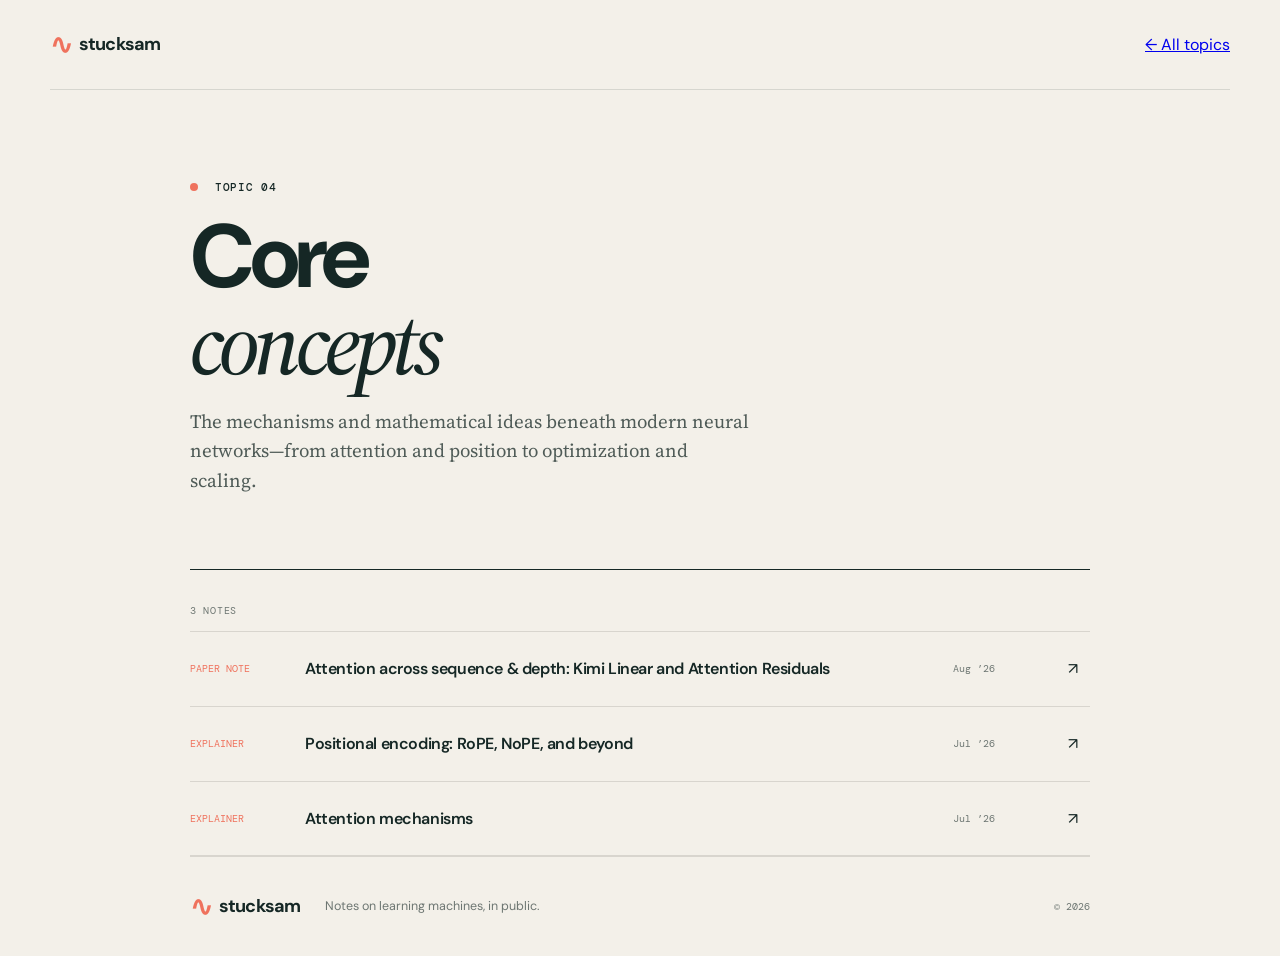
<file: foundations/index.html>
<!doctype html>
<html lang="en">
<head>
    <meta charset="UTF-8">
    <meta name="viewport" content="width=device-width,initial-scale=1.0">
    <title>Core concepts — stucksam</title>
    <link rel="preconnect" href="https://fonts.googleapis.com">
    <link rel="preconnect" href="https://fonts.gstatic.com" crossorigin>
    <link href="https://fonts.googleapis.com/css2?family=DM+Mono:wght@400;500&family=DM+Sans:opsz,wght@9..40,400;9..40,500;9..40,600;9..40,700&family=Source+Serif+4:opsz,wght@8..60,500;8..60,600&display=swap"
          rel="stylesheet">
    <link rel="stylesheet" href="../styles.css">
    <link rel="stylesheet" href="../topics.css">
</head>
<body>
<header class="site-header"><a class="wordmark" href="../"><span class="mark">∿</span> stucksam</a><a class="back-link"
                                                                                                      href="../">← All
    topics</a></header>
<main class="topic-page">
    <section class="topic-intro"><p class="eyebrow"><span></span> Topic 04</p>
        <h1>Core<br><em>concepts</em></h1>
        <p class="description">The mechanisms and mathematical ideas beneath modern neural networks—from attention and
            position to optimization and scaling.</p></section>
    <p class="collection-label">3 NOTES</p><a class="collection-note" href="../linear-attention-residuals/"><span
        class="type">PAPER NOTE</span><span
        class="title">Attention across sequence & depth: Kimi Linear and Attention Residuals</span>
    <time datetime="2026-08">Aug ’26</time>
    <span>↗</span></a><a class="collection-note" href="../positional-encoding/"><span class="type">EXPLAINER</span><span
        class="title">Positional encoding: RoPE, NoPE, and beyond</span>
    <time datetime="2026-07">Jul ’26</time>
    <span>↗</span></a><a class="collection-note" href="../attention/"><span class="type">EXPLAINER</span><span
        class="title">Attention mechanisms</span>
    <time datetime="2026-07">Jul ’26</time>
    <span>↗</span></a></main>
<footer class="topic-footer"><a class="wordmark" href="../"><span class="mark">∿</span> stucksam</a>
    <p>Notes on learning machines, in public.</p><span>© 2026</span></footer>
</body>
</html>
</file>
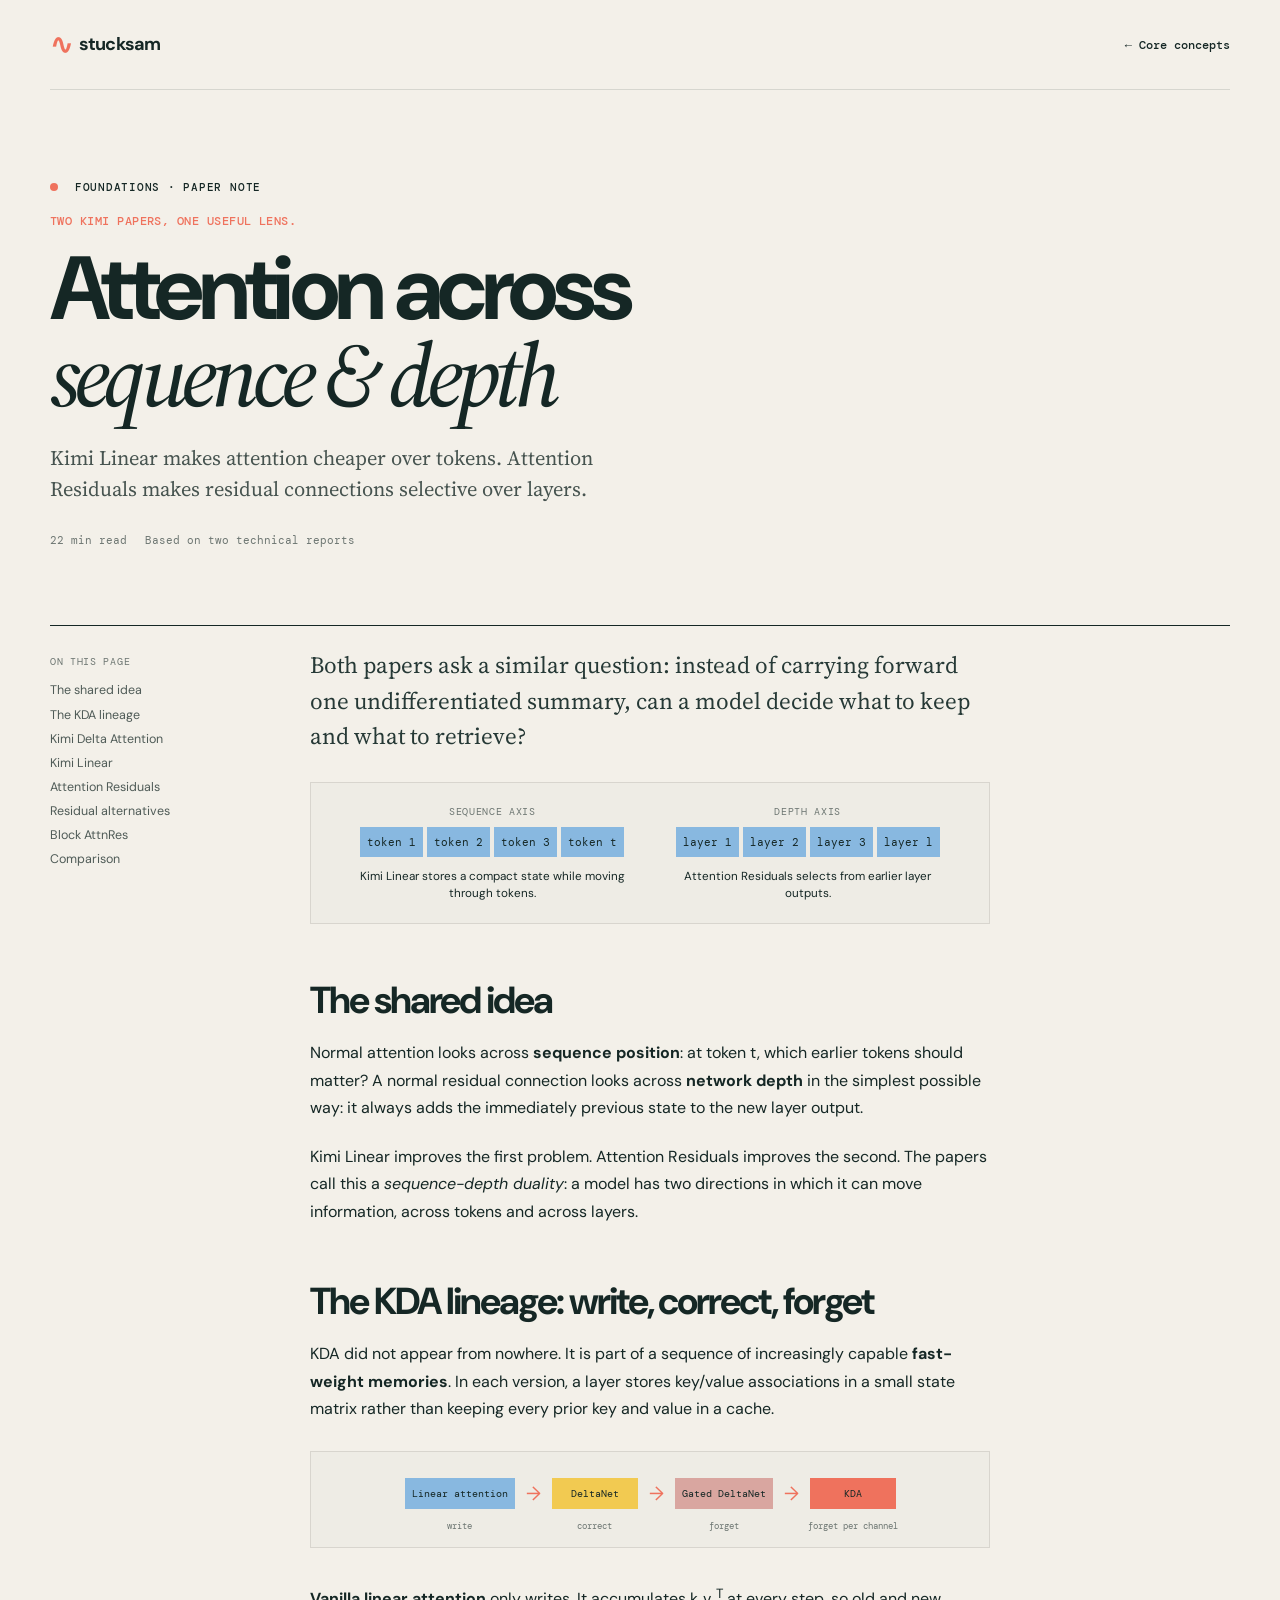
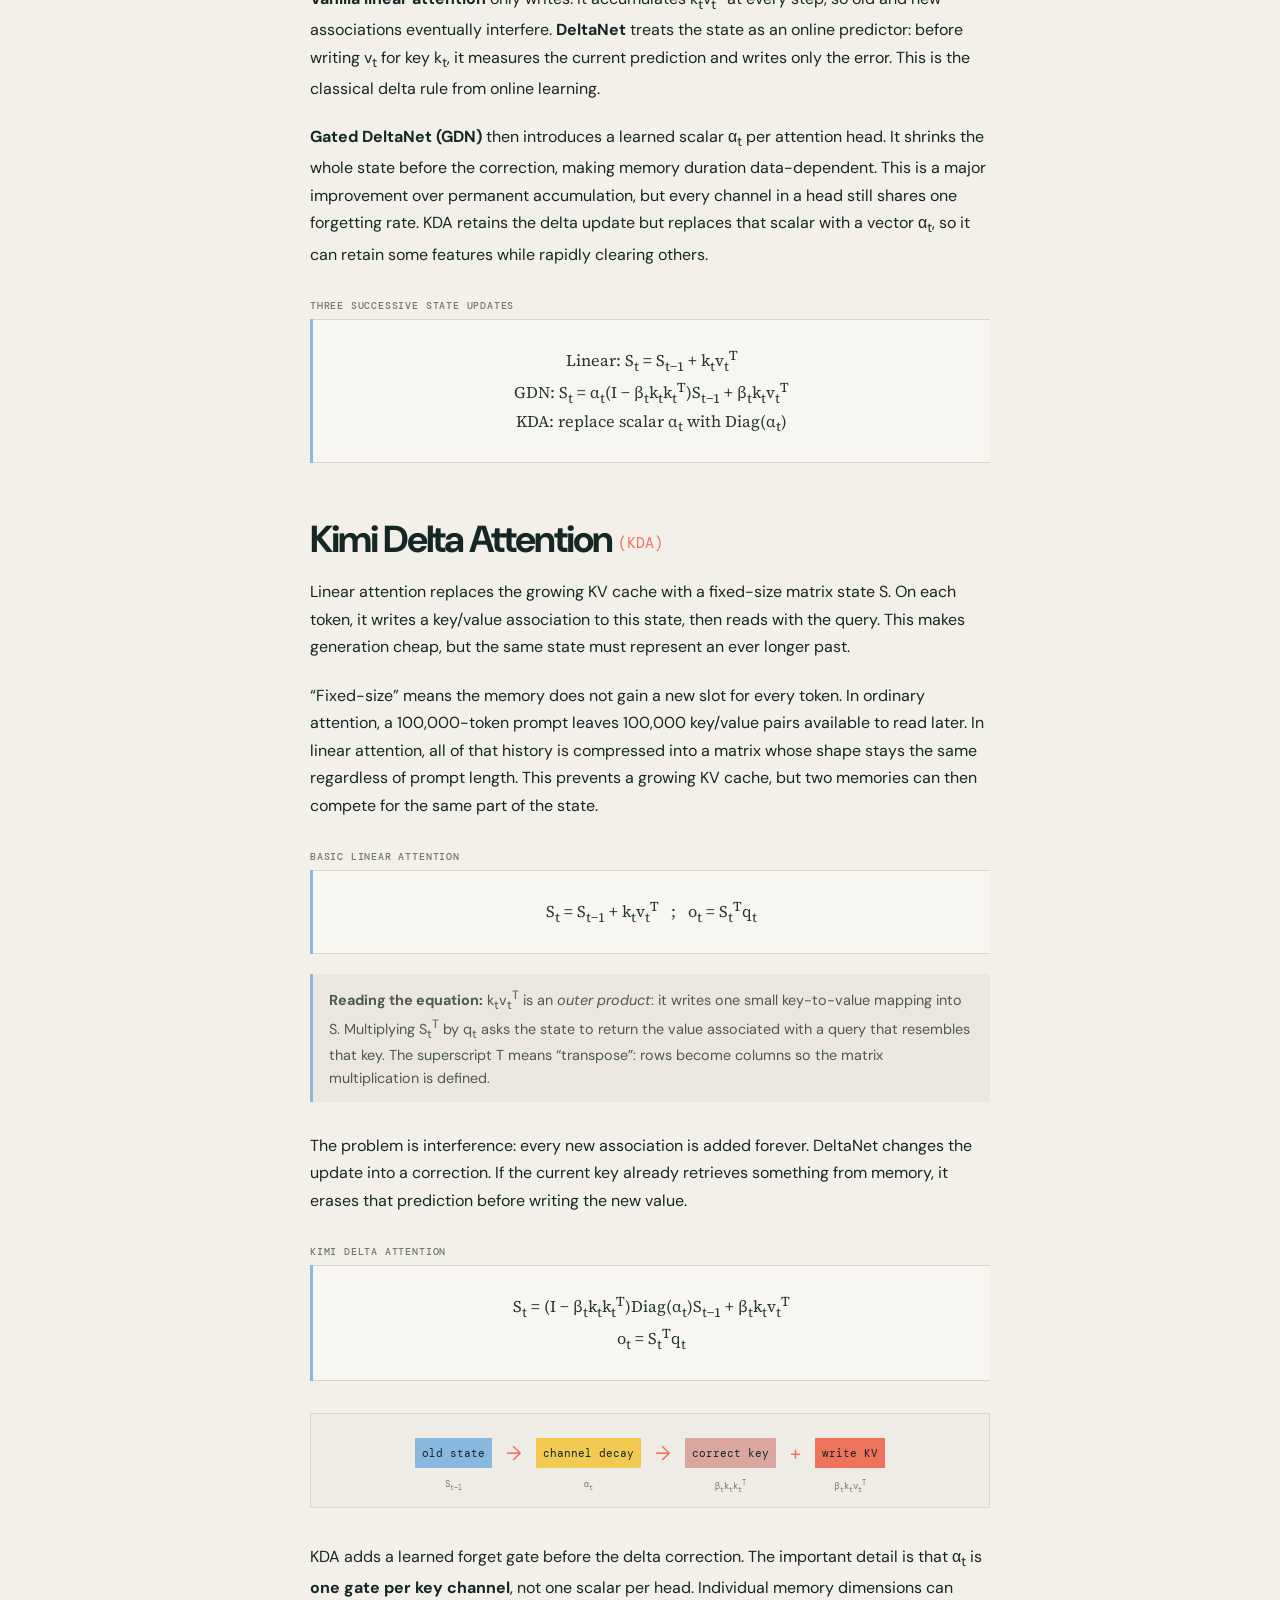
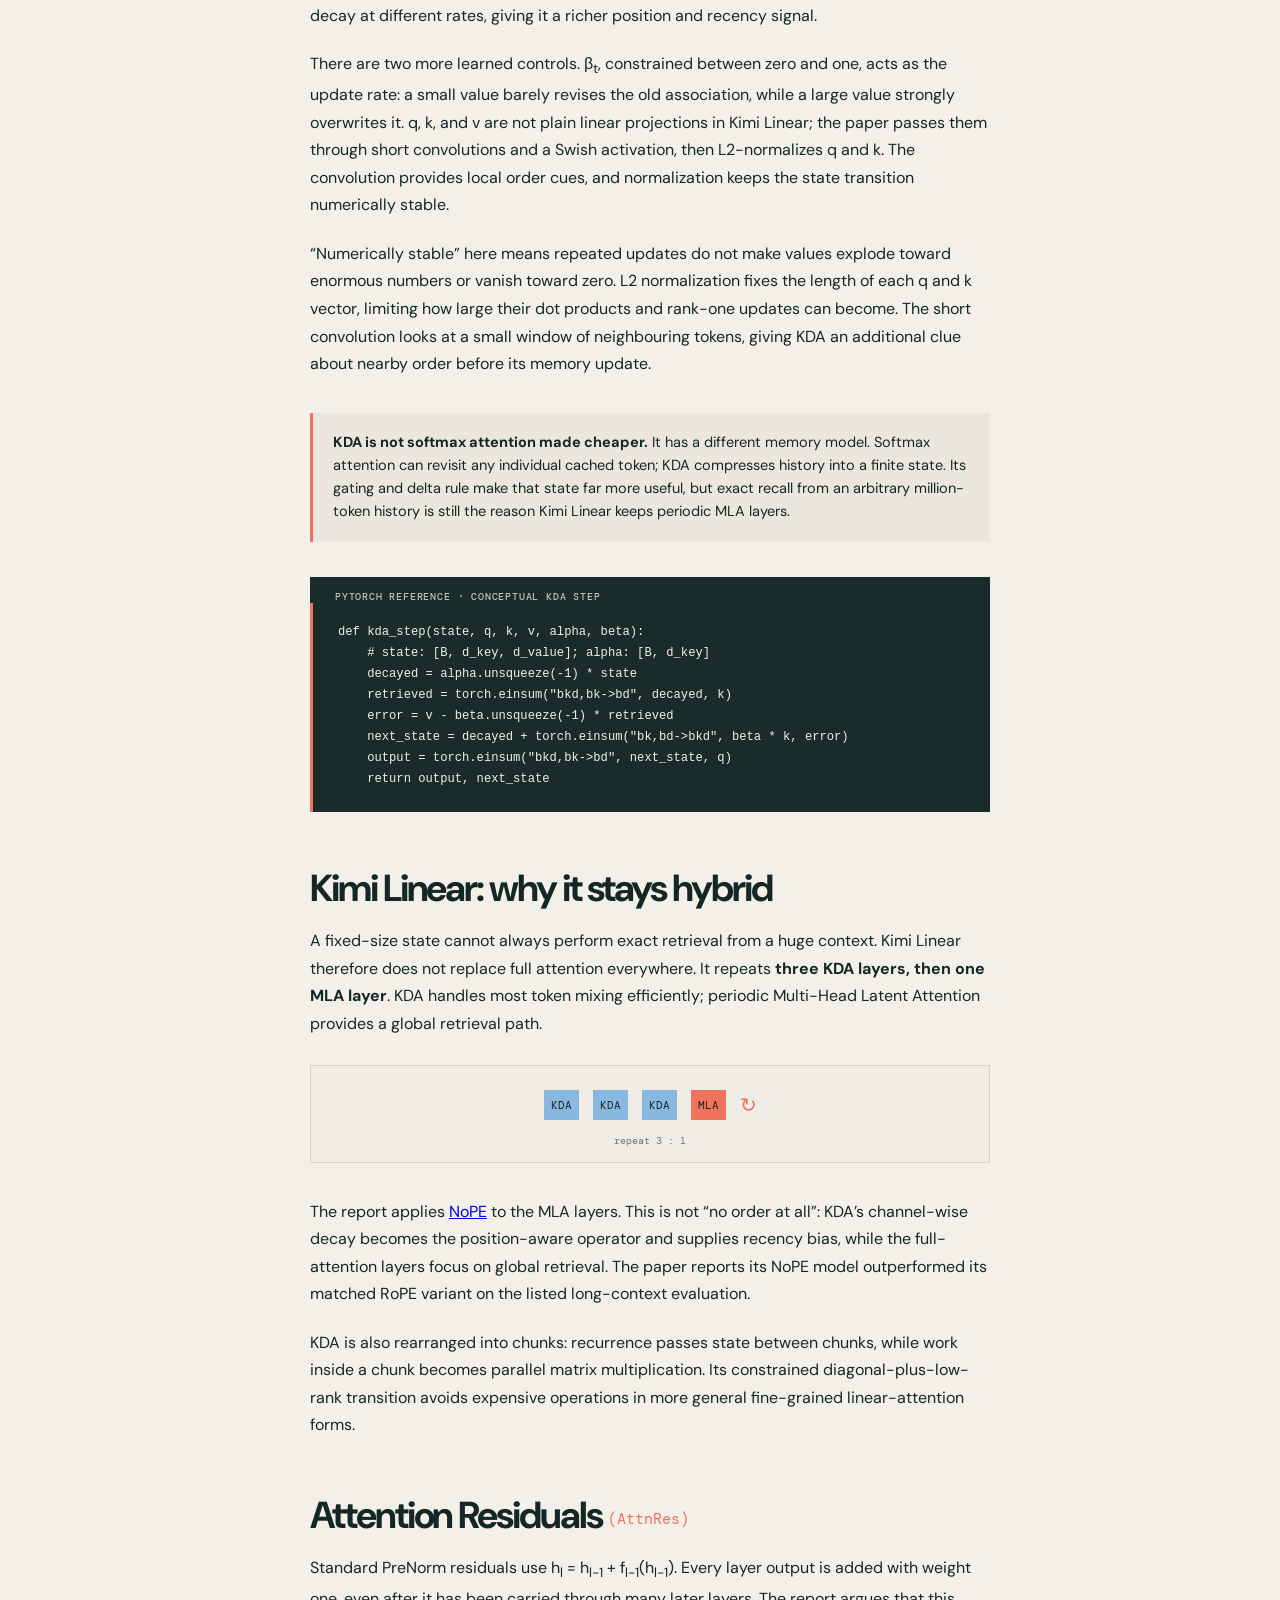
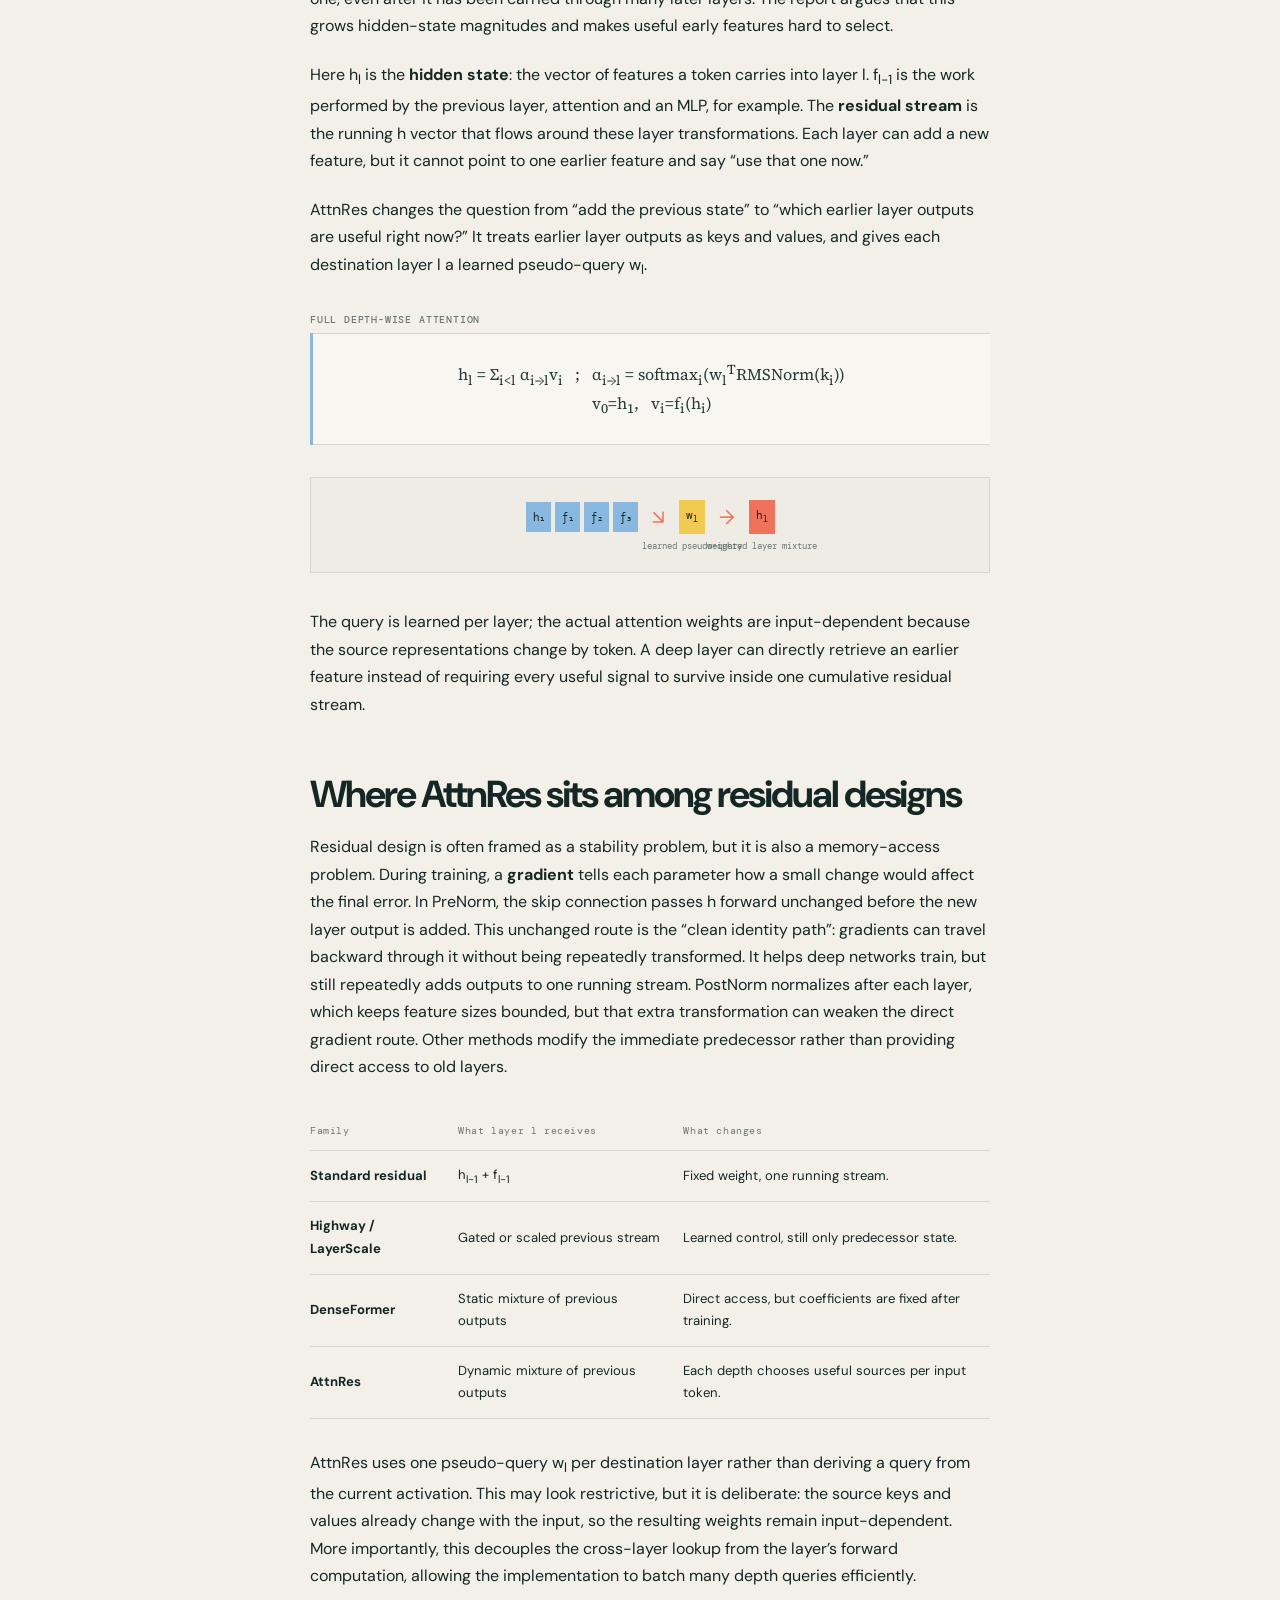
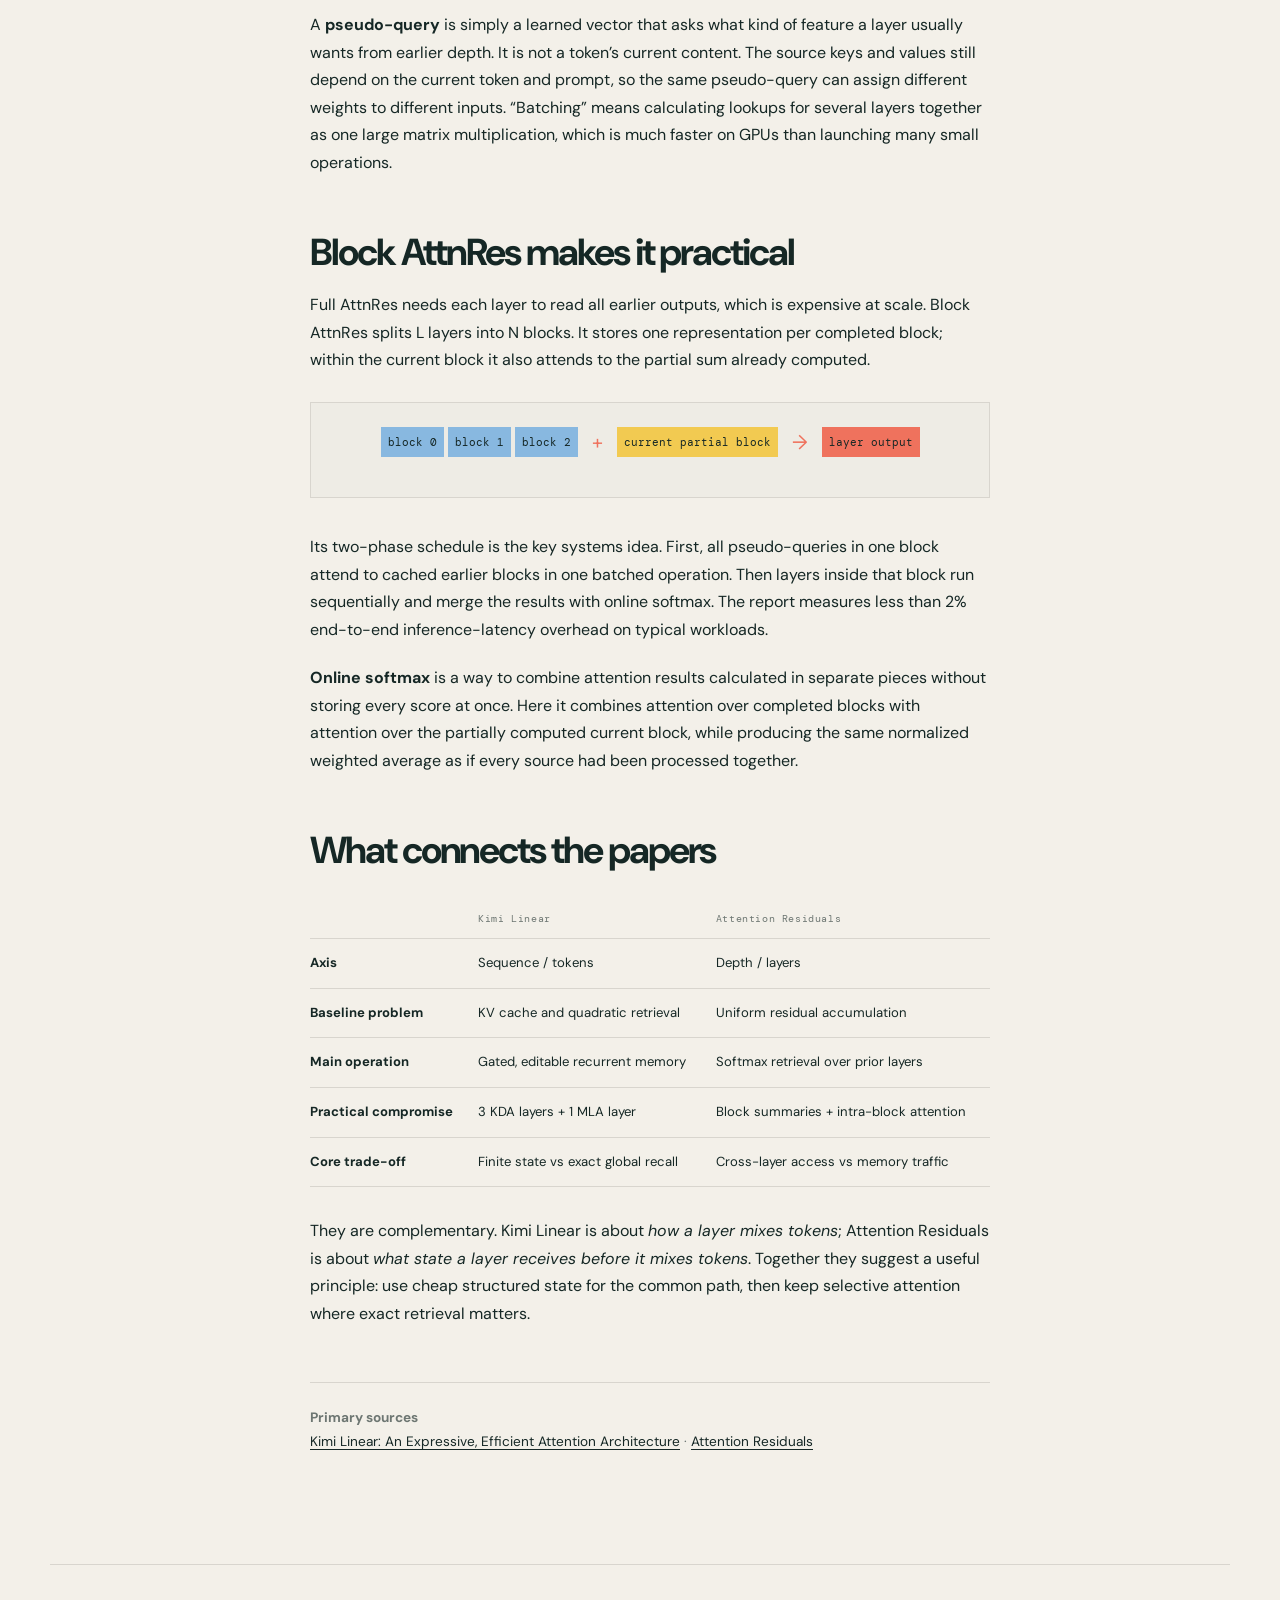
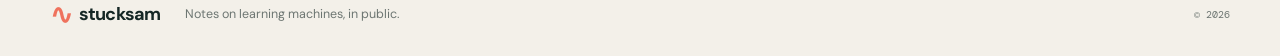
<file: linear-attention-residuals/index.html>
<!doctype html>
<html lang="en">
<head>
    <meta charset="UTF-8">
    <meta name="viewport" content="width=device-width,initial-scale=1.0">
    <title>Attention across sequence and depth — stucksam</title>
    <link rel="preconnect" href="https://fonts.googleapis.com">
    <link rel="preconnect" href="https://fonts.gstatic.com" crossorigin>
    <link href="https://fonts.googleapis.com/css2?family=DM+Mono:wght@400;500&family=DM+Sans:opsz,wght@9..40,400;9..40,500;9..40,600;9..40,700&family=Source+Serif+4:opsz,wght@8..60,500;8..60,600&display=swap"
          rel="stylesheet">
    <link rel="stylesheet" href="../styles.css">
    <link rel="stylesheet" href="../attention/article.css">
    <link rel="stylesheet" href="linear.css">
</head>
<body>
<header class="site-header article-header"><a class="wordmark" href="../"><span class="mark">∿</span> stucksam</a><a
        class="back-link" href="../foundations/">← Core concepts</a></header>
<main class="article">
    <article>
        <header class="article-hero"><p class="eyebrow"><span></span> Foundations · paper note</p>
            <p class="article-kicker">Two Kimi papers, one useful lens.</p>
            <h1>Attention across<br><em>sequence & depth</em></h1>
            <p class="article-dek">Kimi Linear makes attention cheaper over tokens. Attention Residuals makes residual
                connections selective over layers.</p>
            <div class="article-meta"><span>22 min read</span><span>Based on two technical reports</span></div>
        </header>
        <div class="article-layout">
            <aside class="toc"><p>ON THIS PAGE</p><a href="#lens">The shared idea</a><a href="#lineage">The KDA
                lineage</a><a href="#kda">Kimi Delta
                Attention</a><a href="#hybrid">Kimi Linear</a><a href="#residual">Attention Residuals</a><a
                    href="#residual-context">Residual alternatives</a><a href="#block">Block AttnRes</a><a
                    href="#compare">Comparison</a></aside>
            <div class="prose"><p class="lead">Both papers ask a similar question: instead of carrying forward one
                undifferentiated summary, can a model decide what to keep and what to retrieve?</p>
                <div class="dual-diagram">
                    <section><span>SEQUENCE AXIS</span>
                        <div><b>token 1</b><b>token 2</b><b>token 3</b><b>token t</b></div>
                        <p>Kimi Linear stores a compact state while moving through tokens.</p></section>
                    <section><span>DEPTH AXIS</span>
                        <div><b>layer 1</b><b>layer 2</b><b>layer 3</b><b>layer l</b></div>
                        <p>Attention Residuals selects from earlier layer outputs.</p></section>
                </div>
                <h2 id="lens">The shared idea</h2>
                <p>Normal attention looks across <strong>sequence position</strong>: at token t, which earlier tokens
                    should matter? A normal residual connection looks across <strong>network depth</strong> in the
                    simplest possible way: it always adds the immediately previous state to the new layer output.</p>
                <p>Kimi Linear improves the first problem. Attention Residuals improves the second. The papers call this
                    a <em>sequence-depth duality</em>: a model has two directions in which it can move
                    information, across tokens and across layers.</p>
                <h2 id="lineage">The KDA lineage: write, correct, forget</h2>
                <p>KDA did not appear from nowhere. It is part of a sequence of increasingly capable <strong>fast-weight
                    memories</strong>. In each version, a layer stores key/value associations in a small state matrix
                    rather than keeping every prior key and value in a cache.</p>
                <div class="lineage-diagram">
                    <div><b>Linear attention</b><small>write</small></div>
                    <i>→</i>
                    <div><b class="delta">DeltaNet</b><small>correct</small></div>
                    <i>→</i>
                    <div><b class="gated">Gated DeltaNet</b><small>forget</small></div>
                    <i>→</i>
                    <div><b class="kda">KDA</b><small>forget per channel</small></div>
                </div>
                <p><strong>Vanilla linear attention</strong> only writes. It accumulates k<sub>t</sub>v<sub>t</sub><sup>T</sup>
                    at every step, so old and new associations eventually interfere. <strong>DeltaNet</strong> treats
                    the state as an online predictor: before writing v<sub>t</sub> for key k<sub>t</sub>, it measures
                    the current prediction and writes only the error. This is the classical delta rule from online
                    learning.</p>
                <p><strong>Gated DeltaNet (GDN)</strong> then introduces a learned scalar α<sub>t</sub> per attention
                    head. It shrinks the whole state before the correction, making memory duration data-dependent. This
                    is a major improvement over permanent accumulation, but every channel in a head still shares one
                    forgetting rate. KDA retains the delta update but replaces that scalar with a vector α<sub>t</sub>,
                    so it can retain some features while rapidly clearing others.</p>
                <p class="math-label">THREE SUCCESSIVE STATE UPDATES</p>
                <div class="equation compact-equation">Linear: S<sub>t</sub> = S<sub>t−1</sub> +
                    k<sub>t</sub>v<sub>t</sub><sup>T</sup><br>GDN: S<sub>t</sub> = α<sub>t</sub>(I − β<sub>t</sub>k<sub>t</sub>k<sub>t</sub><sup>T</sup>)S<sub>t−1</sub>
                    + β<sub>t</sub>k<sub>t</sub>v<sub>t</sub><sup>T</sup><br>KDA: replace scalar α<sub>t</sub> with
                    Diag(α<sub>t</sub>)
                </div>
                <h2 id="kda">Kimi Delta Attention <span>(KDA)</span></h2>
                <p>Linear attention replaces the growing KV cache with a fixed-size matrix state S. On each token, it
                    writes a key/value association to this state, then reads with the query. This makes generation
                    cheap, but the same state must represent an ever longer past.</p>
                <p>“Fixed-size” means the memory does not gain a new slot for every token. In ordinary attention, a
                    100,000-token prompt leaves 100,000 key/value pairs available to read later. In linear attention,
                    all of that history is compressed into a matrix whose shape stays the same regardless of prompt
                    length. This prevents a growing KV cache, but two memories can then compete for the same part of
                    the state.</p>
                <p class="math-label">BASIC LINEAR ATTENTION</p>
                <div class="equation compact-equation">S<sub>t</sub> = S<sub>t−1</sub> + k<sub>t</sub>v<sub>t</sub><sup>T</sup>
                    &nbsp; ; &nbsp; o<sub>t</sub> = S<sub>t</sub><sup>T</sup>q<sub>t</sub></div>
                <p class="formula-reading"><strong>Reading the equation:</strong> k<sub>t</sub>v<sub>t</sub><sup>T</sup>
                    is an <em>outer product</em>: it writes one small key-to-value mapping into S. Multiplying
                    S<sub>t</sub><sup>T</sup> by q<sub>t</sub> asks the state to return the value associated with a
                    query that resembles that key. The superscript T means “transpose”: rows become columns so the
                    matrix multiplication is defined.</p>
                <p>The problem is interference: every new association is added forever. DeltaNet changes the update into
                    a correction. If the current key already retrieves something from memory, it erases that prediction
                    before writing the new value.</p>
                <p class="math-label">KIMI DELTA ATTENTION</p>
                <div class="equation compact-equation">S<sub>t</sub> = (I − β<sub>t</sub>k<sub>t</sub>k<sub>t</sub><sup>T</sup>)Diag(α<sub>t</sub>)S<sub>t−1</sub>
                    + β<sub>t</sub>k<sub>t</sub>v<sub>t</sub><sup>T</sup><br>o<sub>t</sub> =
                    S<sub>t</sub><sup>T</sup>q<sub>t</sub></div>
                <div class="state-diagram">
                    <div><b>old state</b><small>S<sub>t−1</sub></small></div>
                    <i>→</i>
                    <div><b class="decay">channel decay</b><small>α<sub>t</sub></small></div>
                    <i>→</i>
                    <div><b class="erase">correct
                        key</b><small>β<sub>t</sub>k<sub>t</sub>k<sub>t</sub><sup>T</sup></small></div>
                    <i>+</i>
                    <div><b class="write">write KV</b><small>β<sub>t</sub>k<sub>t</sub>v<sub>t</sub><sup>T</sup></small>
                    </div>
                </div>
                <p>KDA adds a learned forget gate before the delta correction. The important detail is that
                    α<sub>t</sub> is <strong>one gate per key channel</strong>, not one scalar per head. Individual
                    memory dimensions can decay at different rates, giving it a richer position and recency signal.</p>
                <p>There are two more learned controls. β<sub>t</sub>, constrained between zero and one, acts as the
                    update rate: a small value barely revises the old association, while a large value strongly
                    overwrites it. q, k, and v are not plain linear projections in Kimi Linear; the paper passes them
                    through short convolutions and a Swish activation, then L2-normalizes q and k. The convolution
                    provides local order cues, and normalization keeps the state transition numerically stable.</p>
                <p>“Numerically stable” here means repeated updates do not make values explode toward enormous numbers
                    or vanish toward zero. L2 normalization fixes the length of each q and k vector, limiting how
                    large their dot products and rank-one updates can become. The short convolution looks at a small
                    window of neighbouring tokens, giving KDA an additional clue about nearby order before its memory
                    update.</p>
                <div class="callout"><strong>KDA is not softmax attention made cheaper.</strong> It has a different
                    memory model. Softmax attention can revisit any individual cached token; KDA compresses history into
                    a finite state. Its gating and delta rule make that state far more useful, but exact recall from an
                    arbitrary million-token history is still the reason Kimi Linear keeps periodic MLA layers.
                </div>
                <p class="code-label">PYTORCH REFERENCE · CONCEPTUAL KDA STEP</p>
                <pre><code>def kda_step(state, q, k, v, alpha, beta):
    # state: [B, d_key, d_value]; alpha: [B, d_key]
    decayed = alpha.unsqueeze(-1) * state
    retrieved = torch.einsum("bkd,bk->bd", decayed, k)
    error = v - beta.unsqueeze(-1) * retrieved
    next_state = decayed + torch.einsum("bk,bd->bkd", beta * k, error)
    output = torch.einsum("bkd,bk->bd", next_state, q)
    return output, next_state</code></pre>
                <h2 id="hybrid">Kimi Linear: why it stays hybrid</h2>
                <p>A fixed-size state cannot always perform exact retrieval from a huge context. Kimi Linear therefore
                    does not replace full attention everywhere. It repeats <strong>three KDA layers, then one MLA
                        layer</strong>. KDA handles most token mixing efficiently; periodic Multi-Head Latent Attention
                    provides a global retrieval path.</p>
                <div class="hybrid-diagram"><b>KDA</b><b>KDA</b><b>KDA</b><b class="mla">MLA</b><i>↻</i><small>repeat 3
                    : 1</small></div>
                <p>The report applies <a href="../positional-encoding/">NoPE</a> to the MLA layers. This is not “no
                    order at all”: KDA’s channel-wise decay becomes the position-aware operator and supplies recency
                    bias, while the full-attention layers focus on global retrieval. The paper reports its NoPE model
                    outperformed its matched RoPE variant on the listed long-context evaluation.</p>
                <p>KDA is also rearranged into chunks: recurrence passes state between chunks, while work inside a chunk
                    becomes parallel matrix multiplication. Its constrained diagonal-plus-low-rank transition avoids
                    expensive operations in more general fine-grained linear-attention forms.</p>
                <h2 id="residual">Attention Residuals <span>(AttnRes)</span></h2>
                <p>Standard PreNorm residuals use h<sub>l</sub> = h<sub>l−1</sub> + f<sub>l−1</sub>(h<sub>l−1</sub>).
                    Every layer output is added with weight one, even after it has been carried through many later
                    layers. The report argues that this grows hidden-state magnitudes and makes useful early features
                    hard to select.</p>
                <p>Here h<sub>l</sub> is the <strong>hidden state</strong>: the vector of features a token carries
                    into layer l. f<sub>l−1</sub> is the work performed by the previous layer, attention and an MLP,
                    for example. The <strong>residual stream</strong> is the running h vector that flows around these
                    layer transformations. Each layer can add a new feature, but it cannot point to one earlier feature
                    and say “use that one now.”</p>
                <p>AttnRes changes the question from “add the previous state” to “which earlier layer outputs are useful
                    right now?” It treats earlier layer outputs as keys and values, and gives each destination layer l a
                    learned pseudo-query w<sub>l</sub>.</p>
                <p class="math-label">FULL DEPTH-WISE ATTENTION</p>
                <div class="equation compact-equation">h<sub>l</sub> = Σ<sub>i&lt;l</sub> α<sub>i→l</sub>v<sub>i</sub>
                    &nbsp; ; &nbsp; α<sub>i→l</sub> = softmax<sub>i</sub>(w<sub>l</sub><sup>T</sup>RMSNorm(k<sub>i</sub>))<br>v<sub>0</sub>=h<sub>1</sub>,
                    &nbsp; v<sub>i</sub>=f<sub>i</sub>(h<sub>i</sub>)
                </div>
                <div class="depth-diagram">
                    <div><b>h₁</b><b>f₁</b><b>f₂</b><b>f₃</b></div>
                    <i>↘</i>
                    <div><b class="query">w<sub>l</sub></b><small>learned pseudo-query</small></div>
                    <i>→</i>
                    <div><b class="select">h<sub>l</sub></b><small>weighted layer mixture</small></div>
                </div>
                <p>The query is learned per layer; the actual attention weights are input-dependent because the source
                    representations change by token. A deep layer can directly retrieve an earlier feature instead of
                    requiring every useful signal to survive inside one cumulative residual stream.</p>
                <h2 id="residual-context">Where AttnRes sits among residual designs</h2>
                <p>Residual design is often framed as a stability problem, but it is also a memory-access problem.
                    During training, a <strong>gradient</strong> tells each parameter how a small change would affect
                    the final error. In PreNorm, the skip connection passes h forward unchanged before the new layer
                    output is added. This unchanged route is the “clean identity path”: gradients can travel backward
                    through it without being repeatedly transformed. It helps deep networks train, but still repeatedly
                    adds outputs to one running stream. PostNorm normalizes after each layer, which keeps feature sizes
                    bounded, but that extra transformation can weaken the direct gradient route. Other methods modify
                    the immediate predecessor rather than providing direct access to old layers.</p>
                <div class="compare-wrap">
                    <table>
                        <thead>
                        <tr>
                            <th>Family</th>
                            <th>What layer l receives</th>
                            <th>What changes</th>
                        </tr>
                        </thead>
                        <tbody>
                        <tr>
                            <td><strong>Standard residual</strong></td>
                            <td>h<sub>l−1</sub> + f<sub>l−1</sub></td>
                            <td>Fixed weight, one running stream.</td>
                        </tr>
                        <tr>
                            <td><strong>Highway / LayerScale</strong></td>
                            <td>Gated or scaled previous stream</td>
                            <td>Learned control, still only predecessor state.</td>
                        </tr>
                        <tr>
                            <td><strong>DenseFormer</strong></td>
                            <td>Static mixture of previous outputs</td>
                            <td>Direct access, but coefficients are fixed after training.</td>
                        </tr>
                        <tr>
                            <td><strong>AttnRes</strong></td>
                            <td>Dynamic mixture of previous outputs</td>
                            <td>Each depth chooses useful sources per input token.</td>
                        </tr>
                        </tbody>
                    </table>
                </div>
                <p>AttnRes uses one pseudo-query w<sub>l</sub> per destination layer rather than deriving a query from
                    the current activation. This may look restrictive, but it is deliberate: the source keys and values
                    already change with the input, so the resulting weights remain input-dependent. More importantly,
                    this decouples the cross-layer lookup from the layer’s forward computation, allowing the
                    implementation to batch many depth queries efficiently.</p>
                <p>A <strong>pseudo-query</strong> is simply a learned vector that asks what kind of feature a layer
                    usually wants from earlier depth. It is not a token’s current content. The source keys and values
                    still depend on the current token and prompt, so the same pseudo-query can assign different weights
                    to different inputs. “Batching” means calculating lookups for several layers together as one large
                    matrix multiplication, which is much faster on GPUs than launching many small operations.</p>
                <h2 id="block">Block AttnRes makes it practical</h2>
                <p>Full AttnRes needs each layer to read all earlier outputs, which is expensive at scale. Block AttnRes
                    splits L layers into N blocks. It stores one representation per completed block; within the current
                    block it also attends to the partial sum already computed.</p>
                <div class="block-diagram">
                    <div><b>block 0</b><b>block 1</b><b>block 2</b></div>
                    <i>+</i>
                    <div><b class="partial">current partial block</b></div>
                    <i>→</i>
                    <div><b class="select">layer output</b></div>
                </div>
                <p>Its two-phase schedule is the key systems idea. First, all pseudo-queries in one block attend to
                    cached earlier blocks in one batched operation. Then layers inside that block run sequentially and
                    merge the results with online softmax. The report measures less than 2% end-to-end inference-latency
                    overhead on typical workloads.</p>
                <p><strong>Online softmax</strong> is a way to combine attention results calculated in separate pieces
                    without storing every score at once. Here it combines attention over completed blocks with attention
                    over the partially computed current block, while producing the same normalized weighted average as
                    if every source had been processed together.</p>
                <h2 id="compare">What connects the papers</h2>
                <div class="compare-wrap">
                    <table>
                        <thead>
                        <tr>
                            <th></th>
                            <th>Kimi Linear</th>
                            <th>Attention Residuals</th>
                        </tr>
                        </thead>
                        <tbody>
                        <tr>
                            <td><strong>Axis</strong></td>
                            <td>Sequence / tokens</td>
                            <td>Depth / layers</td>
                        </tr>
                        <tr>
                            <td><strong>Baseline problem</strong></td>
                            <td>KV cache and quadratic retrieval</td>
                            <td>Uniform residual accumulation</td>
                        </tr>
                        <tr>
                            <td><strong>Main operation</strong></td>
                            <td>Gated, editable recurrent memory</td>
                            <td>Softmax retrieval over prior layers</td>
                        </tr>
                        <tr>
                            <td><strong>Practical compromise</strong></td>
                            <td>3 KDA layers + 1 MLA layer</td>
                            <td>Block summaries + intra-block attention</td>
                        </tr>
                        <tr>
                            <td><strong>Core trade-off</strong></td>
                            <td>Finite state vs exact global recall</td>
                            <td>Cross-layer access vs memory traffic</td>
                        </tr>
                        </tbody>
                    </table>
                </div>
                <p>They are complementary. Kimi Linear is about <em>how a layer mixes tokens</em>; Attention Residuals
                    is about <em>what state a layer receives before it mixes tokens</em>. Together they suggest a useful
                    principle: use cheap structured state for the common path, then keep selective attention where exact
                    retrieval matters.</p>
                <hr>
                <p class="sources"><strong>Primary sources</strong><br><a
                        href="../docs/papers/2510.26692v2_Kimi_Linear.pdf">Kimi Linear: An Expressive, Efficient
                    Attention Architecture</a> · <a href="../docs/papers/2603.15031v1_Attention_residuals.pdf">Attention
                    Residuals</a></p></div>
        </div>
    </article>
</main>
<footer><a class="wordmark" href="../"><span class="mark">∿</span> stucksam</a>
    <p>Notes on learning machines, in public.</p><span>© 2026</span></footer>
</body>
</html>
</file>
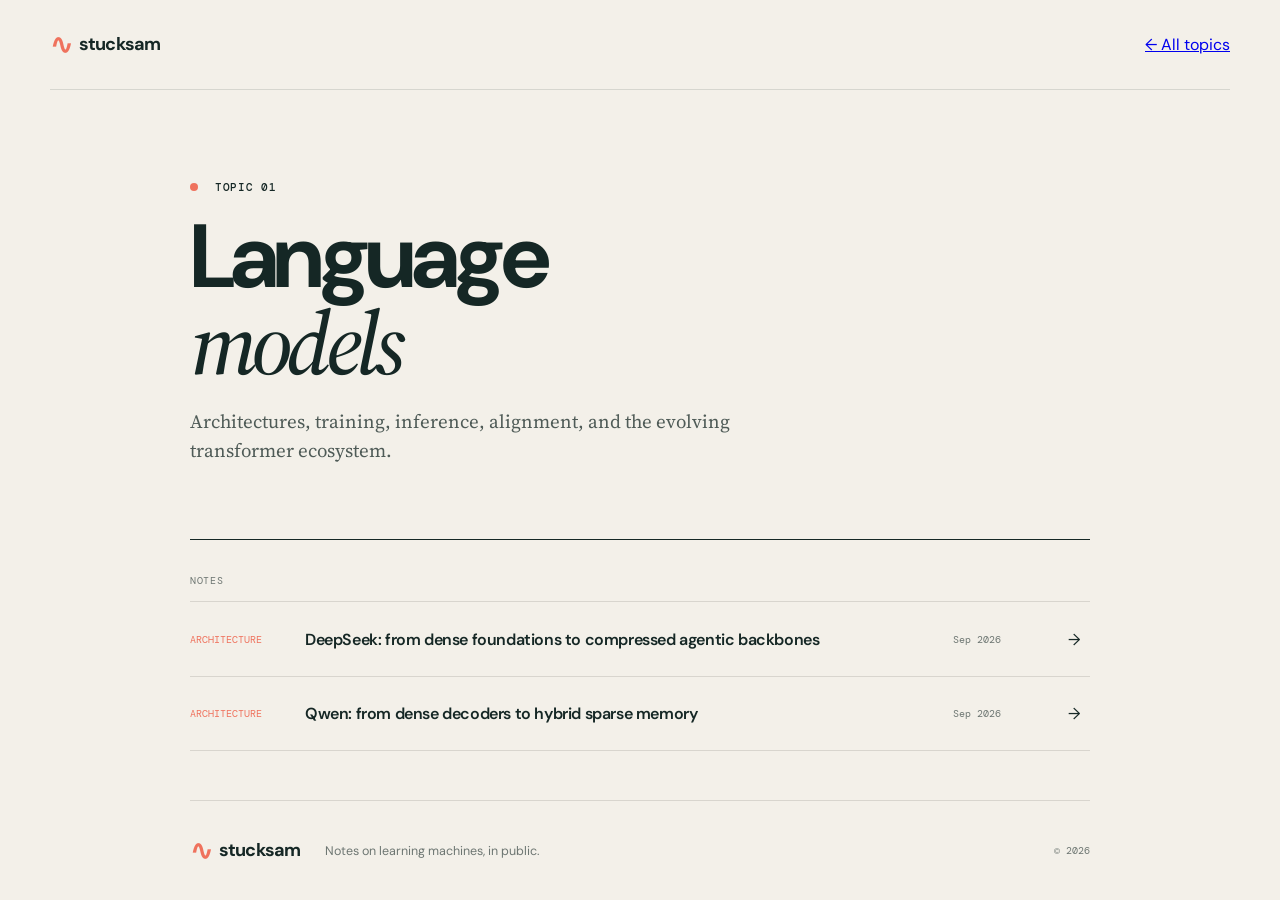
<file: llms/index.html>
<!doctype html>
<html lang="en">
<head>
    <meta charset="UTF-8">
    <meta name="viewport" content="width=device-width,initial-scale=1.0">
    <title>Language models — stucksam</title>
    <link rel="preconnect" href="https://fonts.googleapis.com">
    <link rel="preconnect" href="https://fonts.gstatic.com" crossorigin>
    <link href="https://fonts.googleapis.com/css2?family=DM+Mono:wght@400;500&family=DM+Sans:opsz,wght@9..40,400;9..40,500;9..40,600;9..40,700&family=Source+Serif+4:opsz,wght@8..60,500;8..60,600&display=swap"
          rel="stylesheet">
    <link rel="stylesheet" href="../styles.css">
    <link rel="stylesheet" href="../topics.css">
</head>
<body>
<header class="site-header"><a class="wordmark" href="../"><span class="mark">∿</span> stucksam</a><a class="back-link"
                                                                                                      href="../">← All
    topics</a></header>
<main class="topic-page">
    <section class="topic-intro"><p class="eyebrow"><span></span> Topic 01</p>
        <h1>Language<br><em>models</em></h1>
        <p class="description">Architectures, training, inference, alignment, and the evolving transformer
            ecosystem.</p></section>
    <p class="collection-label">NOTES</p><a class="collection-note" href="deepseek/"><span
        class="type">ARCHITECTURE</span><span class="title">DeepSeek: from dense foundations to compressed agentic backbones</span>
    <time datetime="2026-09-11">Sep 2026</time>
    <span>→</span></a><a class="collection-note" href="qwen/"><span
        class="type">ARCHITECTURE</span><span class="title">Qwen: from dense decoders to hybrid sparse memory</span>
    <time datetime="2026-09-21">Sep 2026</time>
    <span>→</span></a></main>
<footer class="topic-footer"><a class="wordmark" href="../"><span class="mark">∿</span> stucksam</a>
    <p>Notes on learning machines, in public.</p><span>© 2026</span></footer>
</body>
</html>
</file>
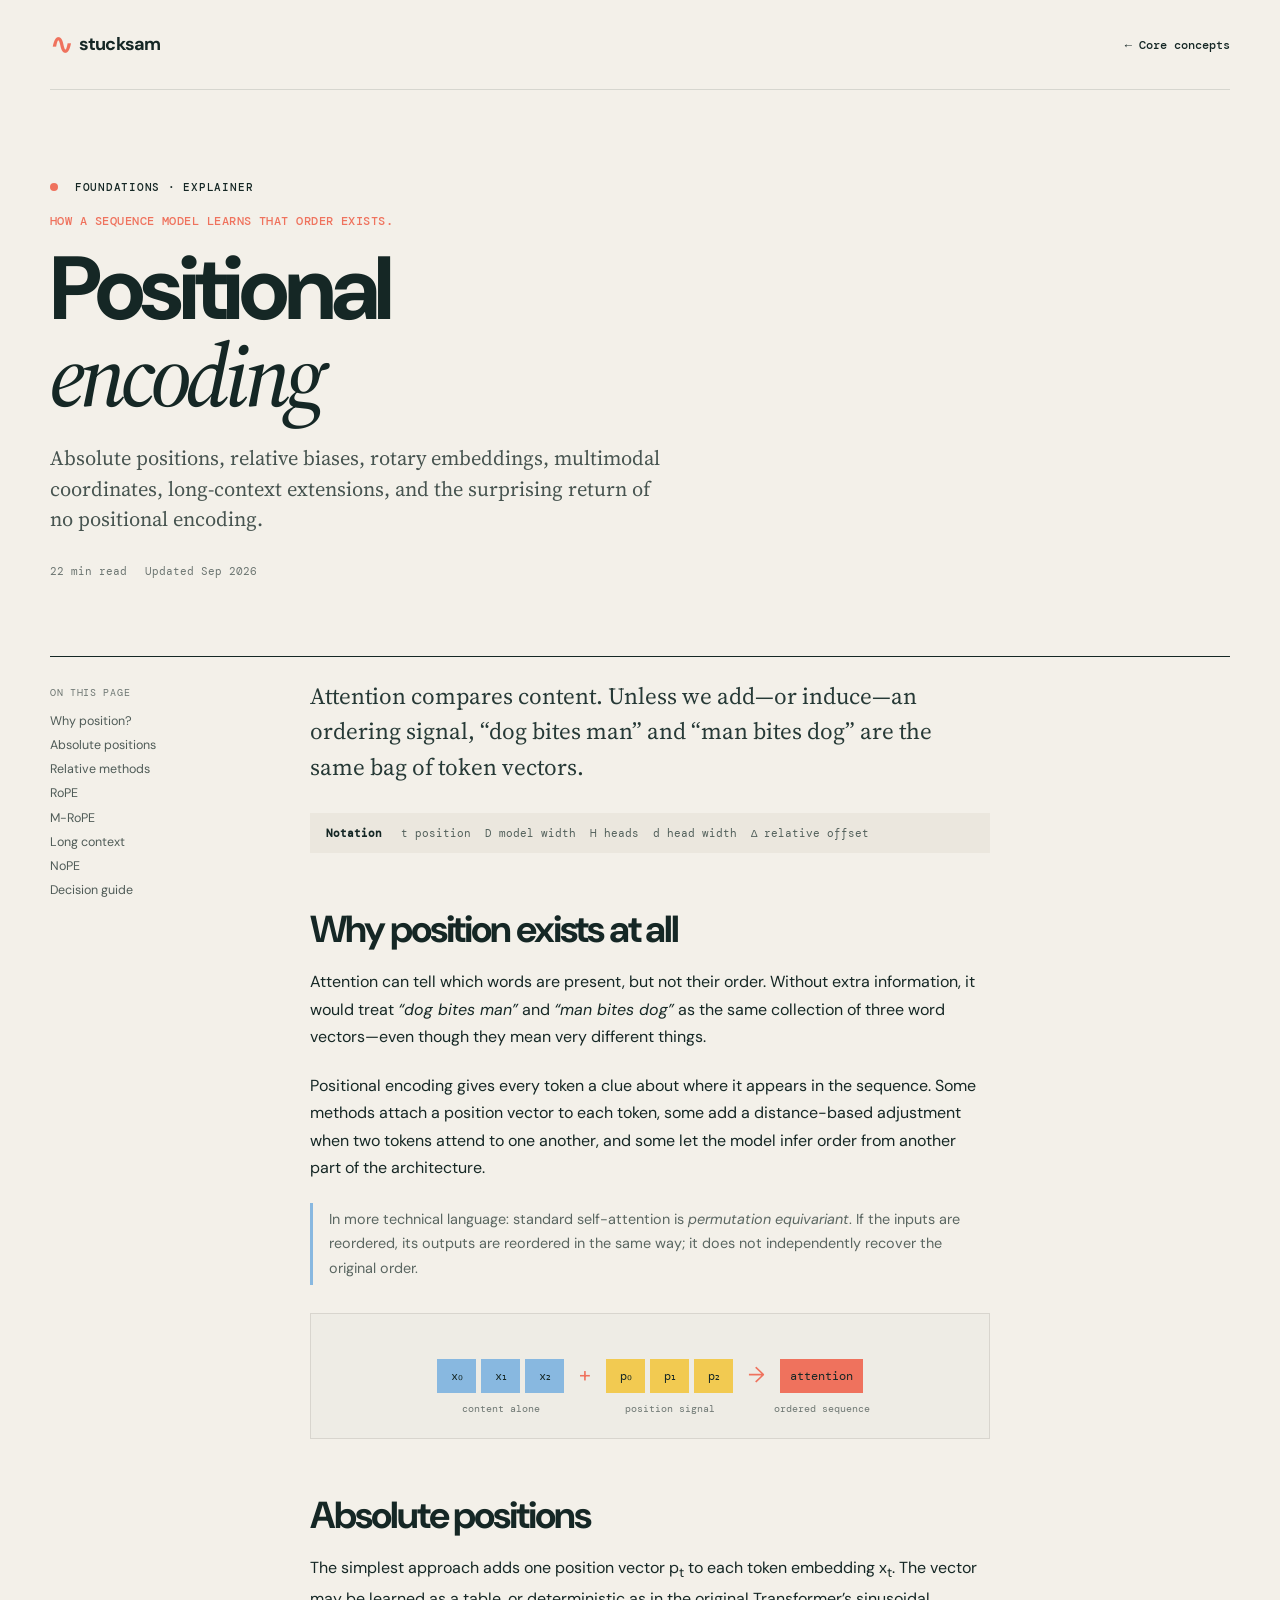
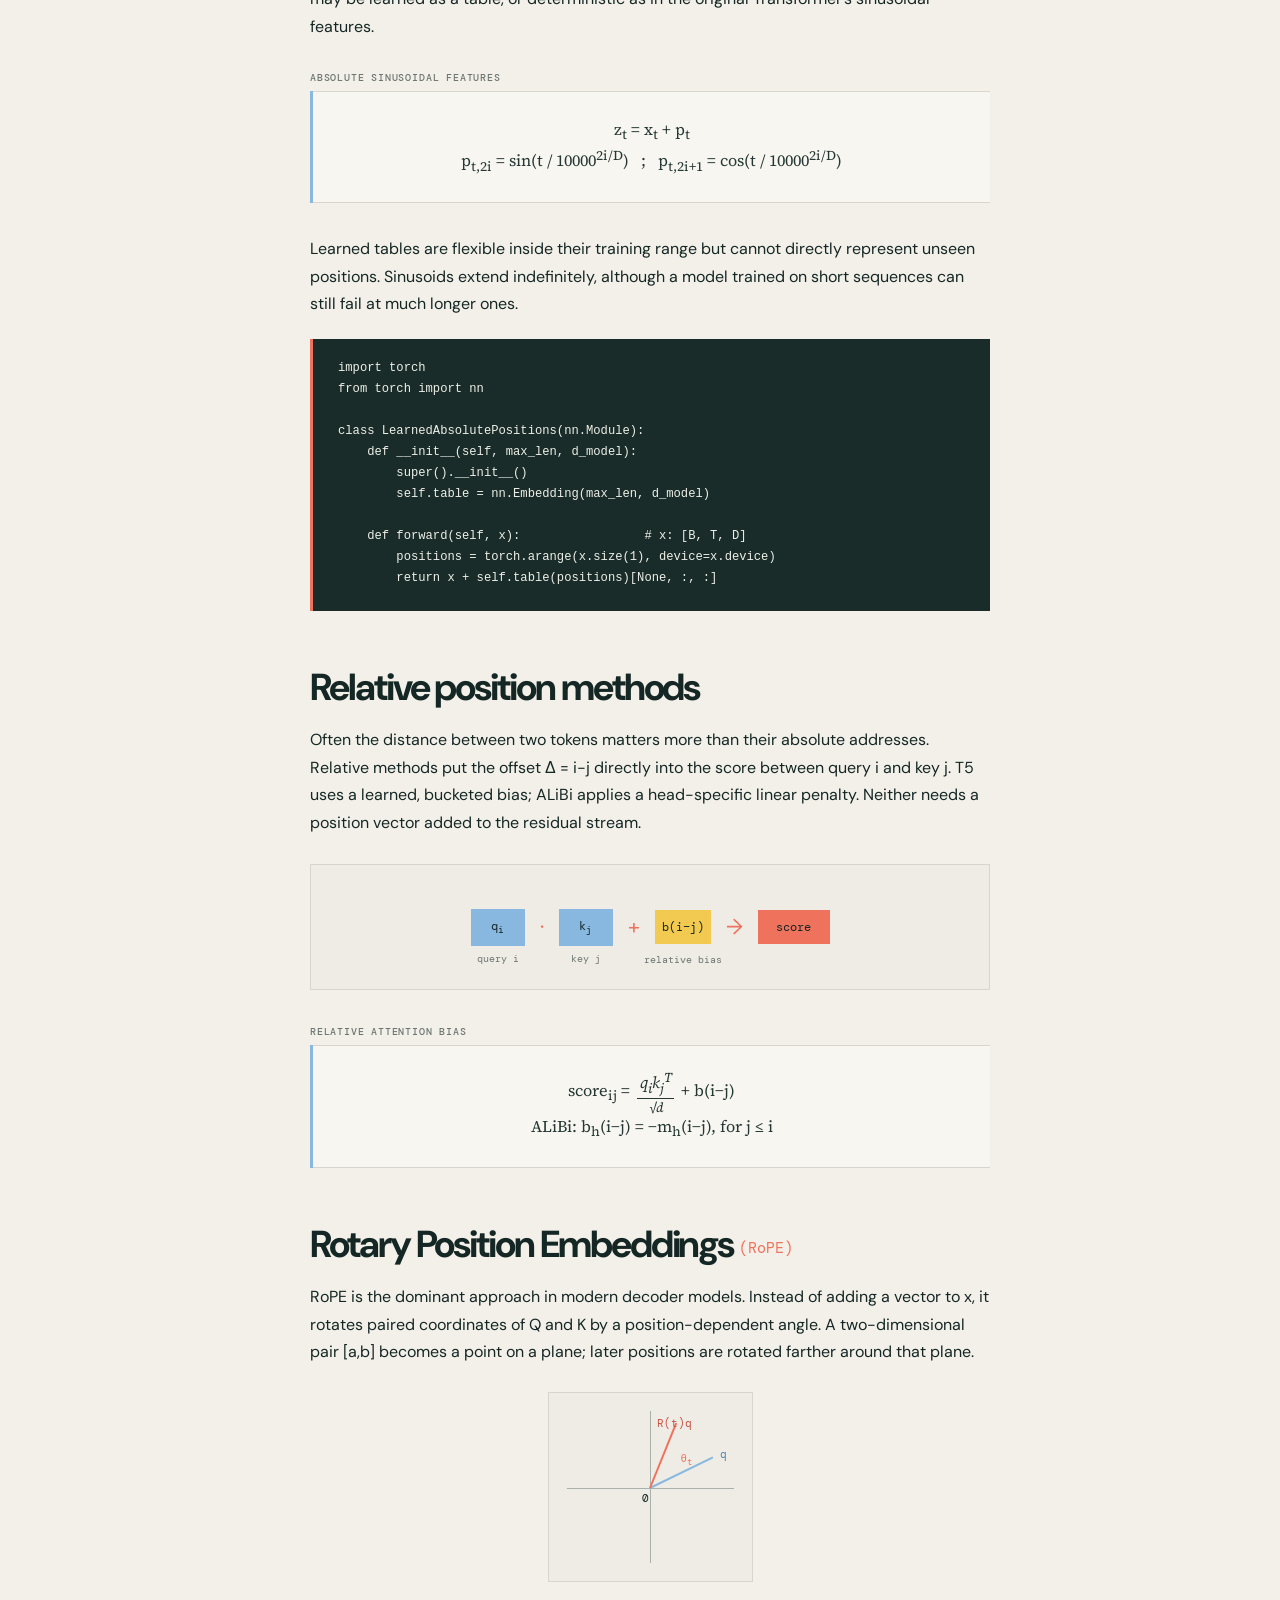
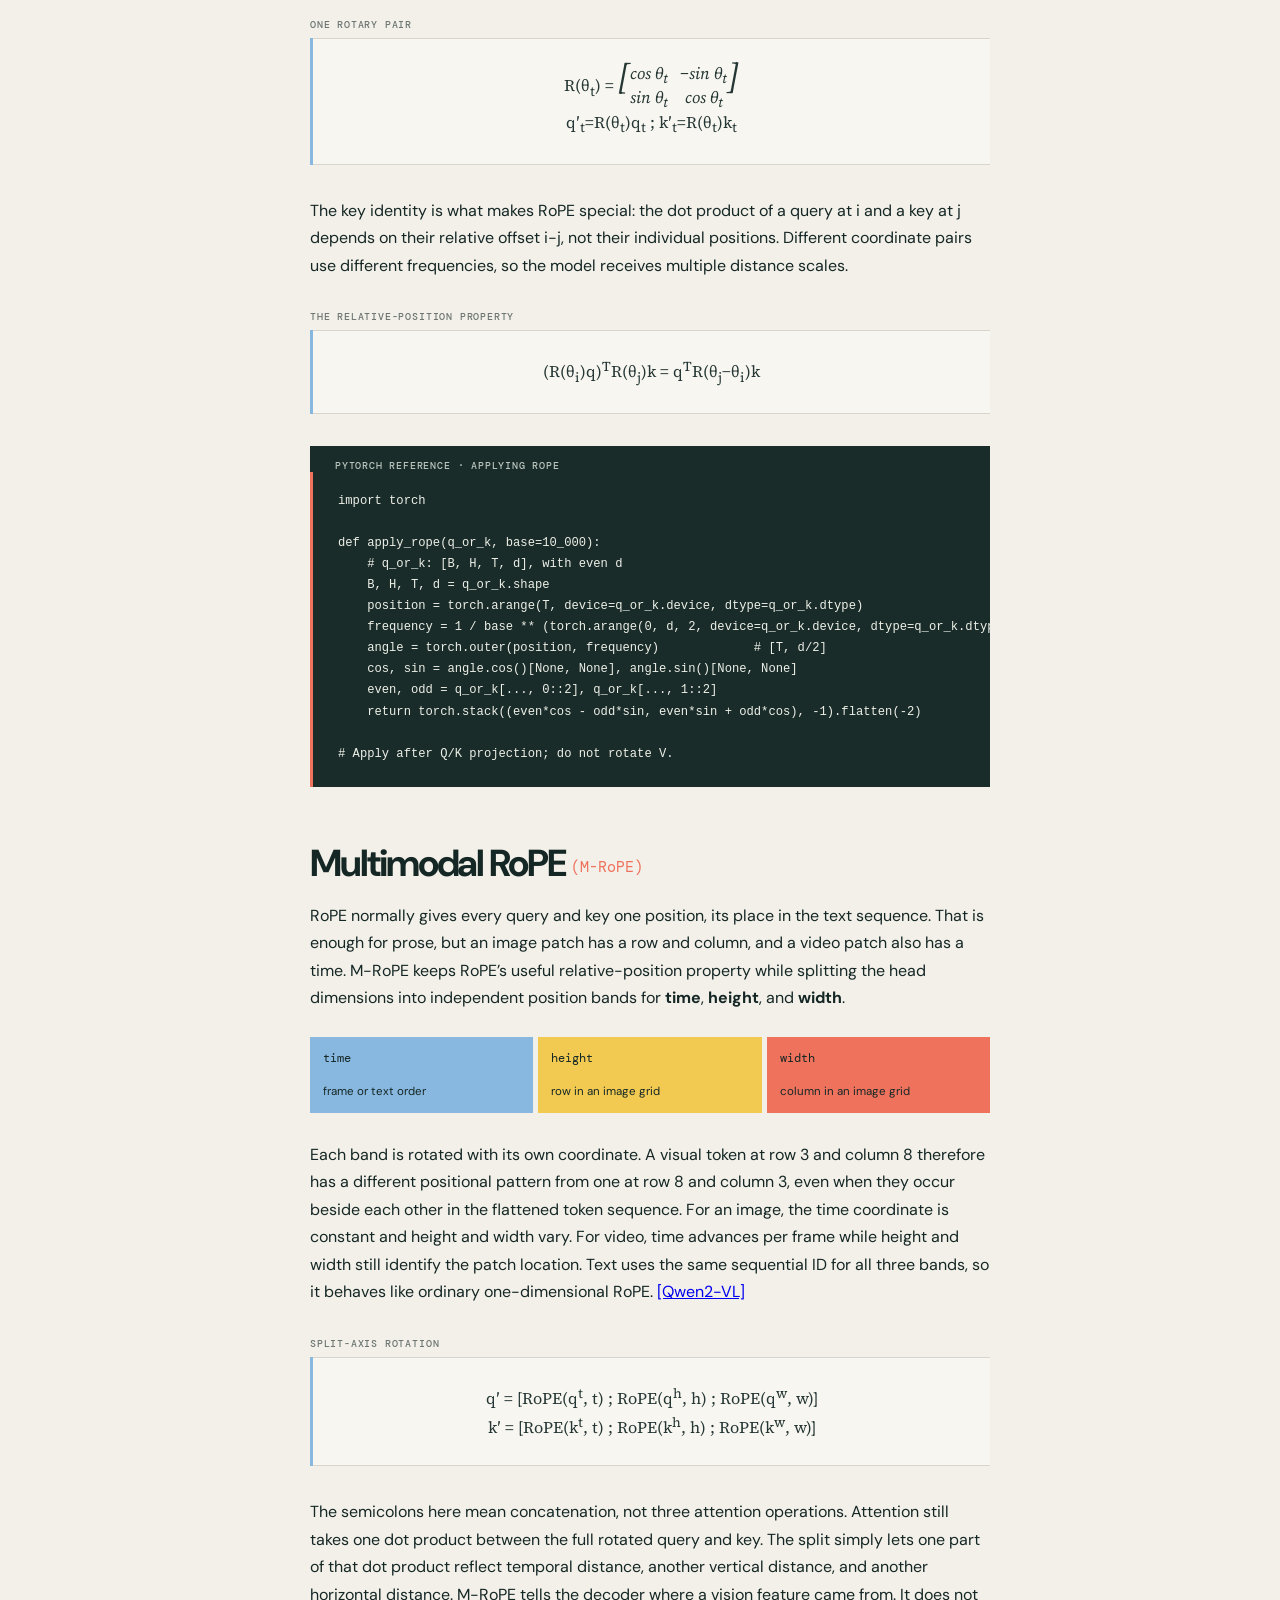
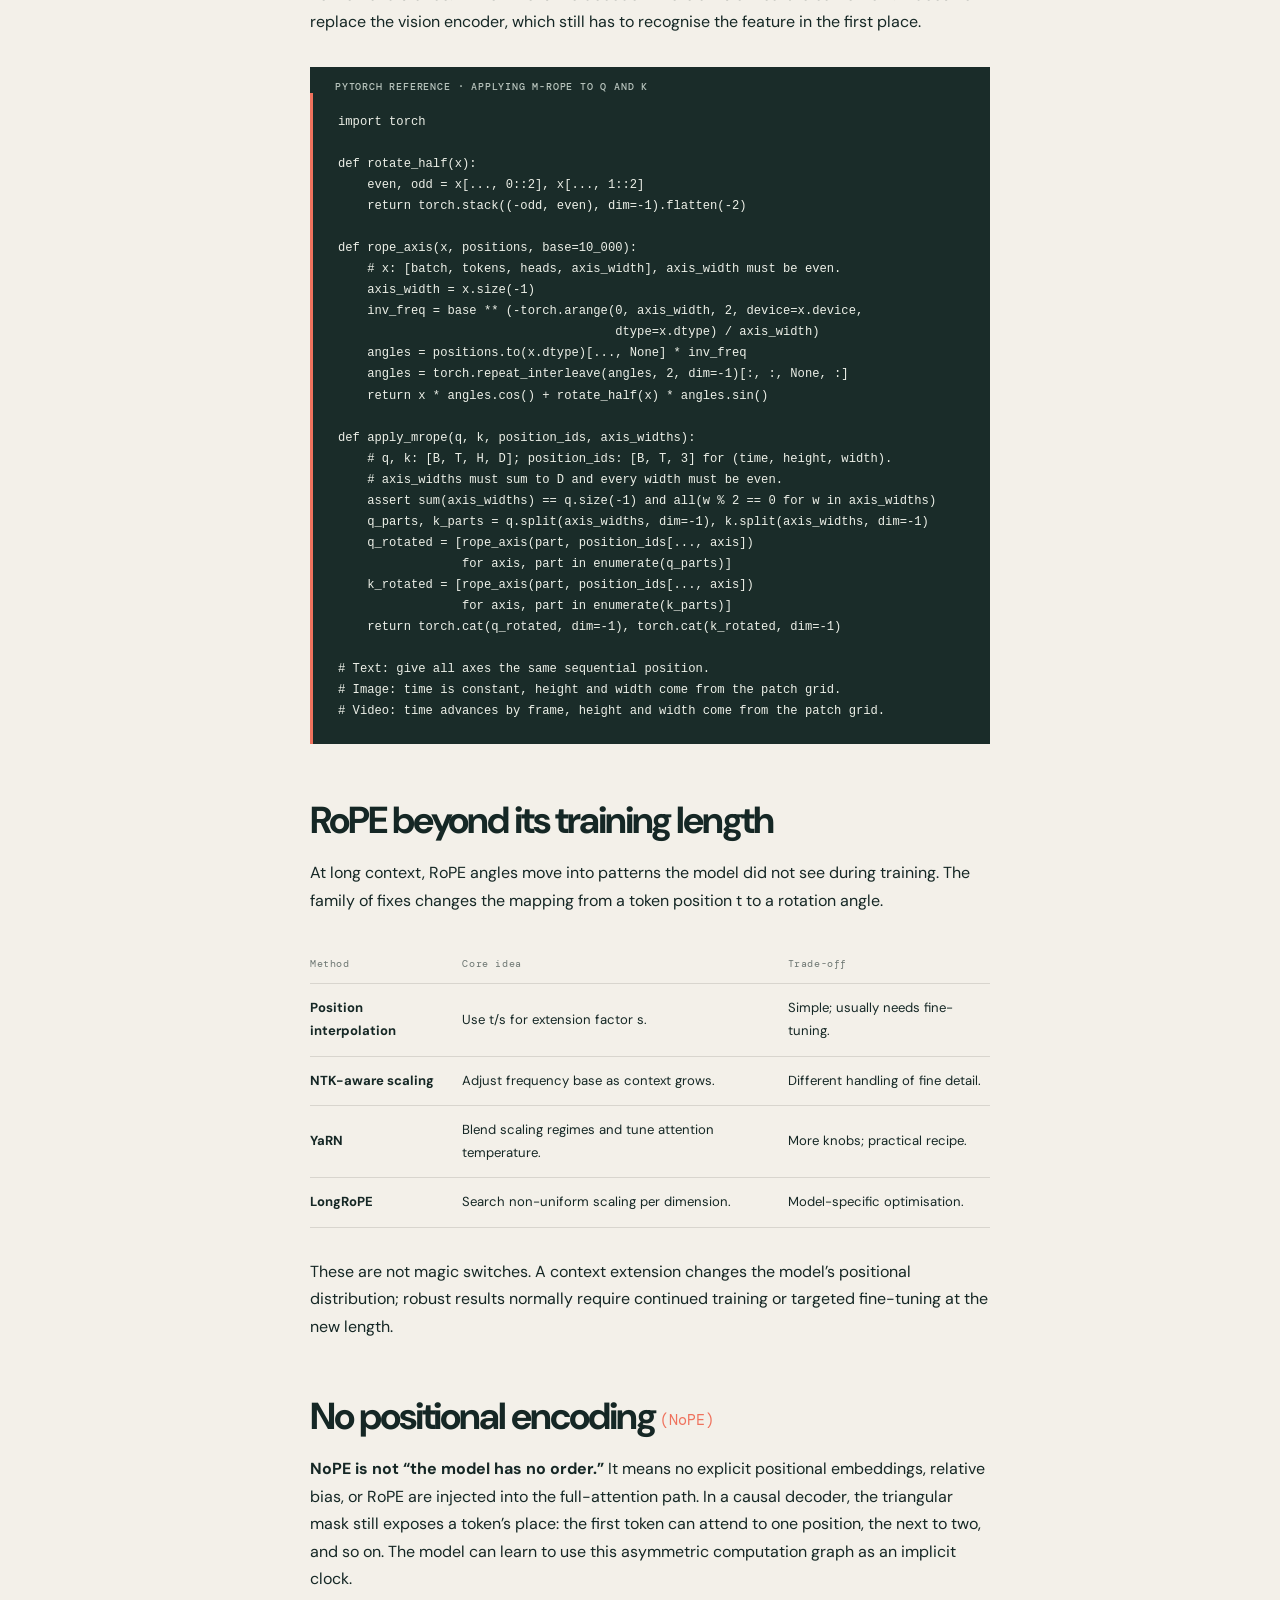
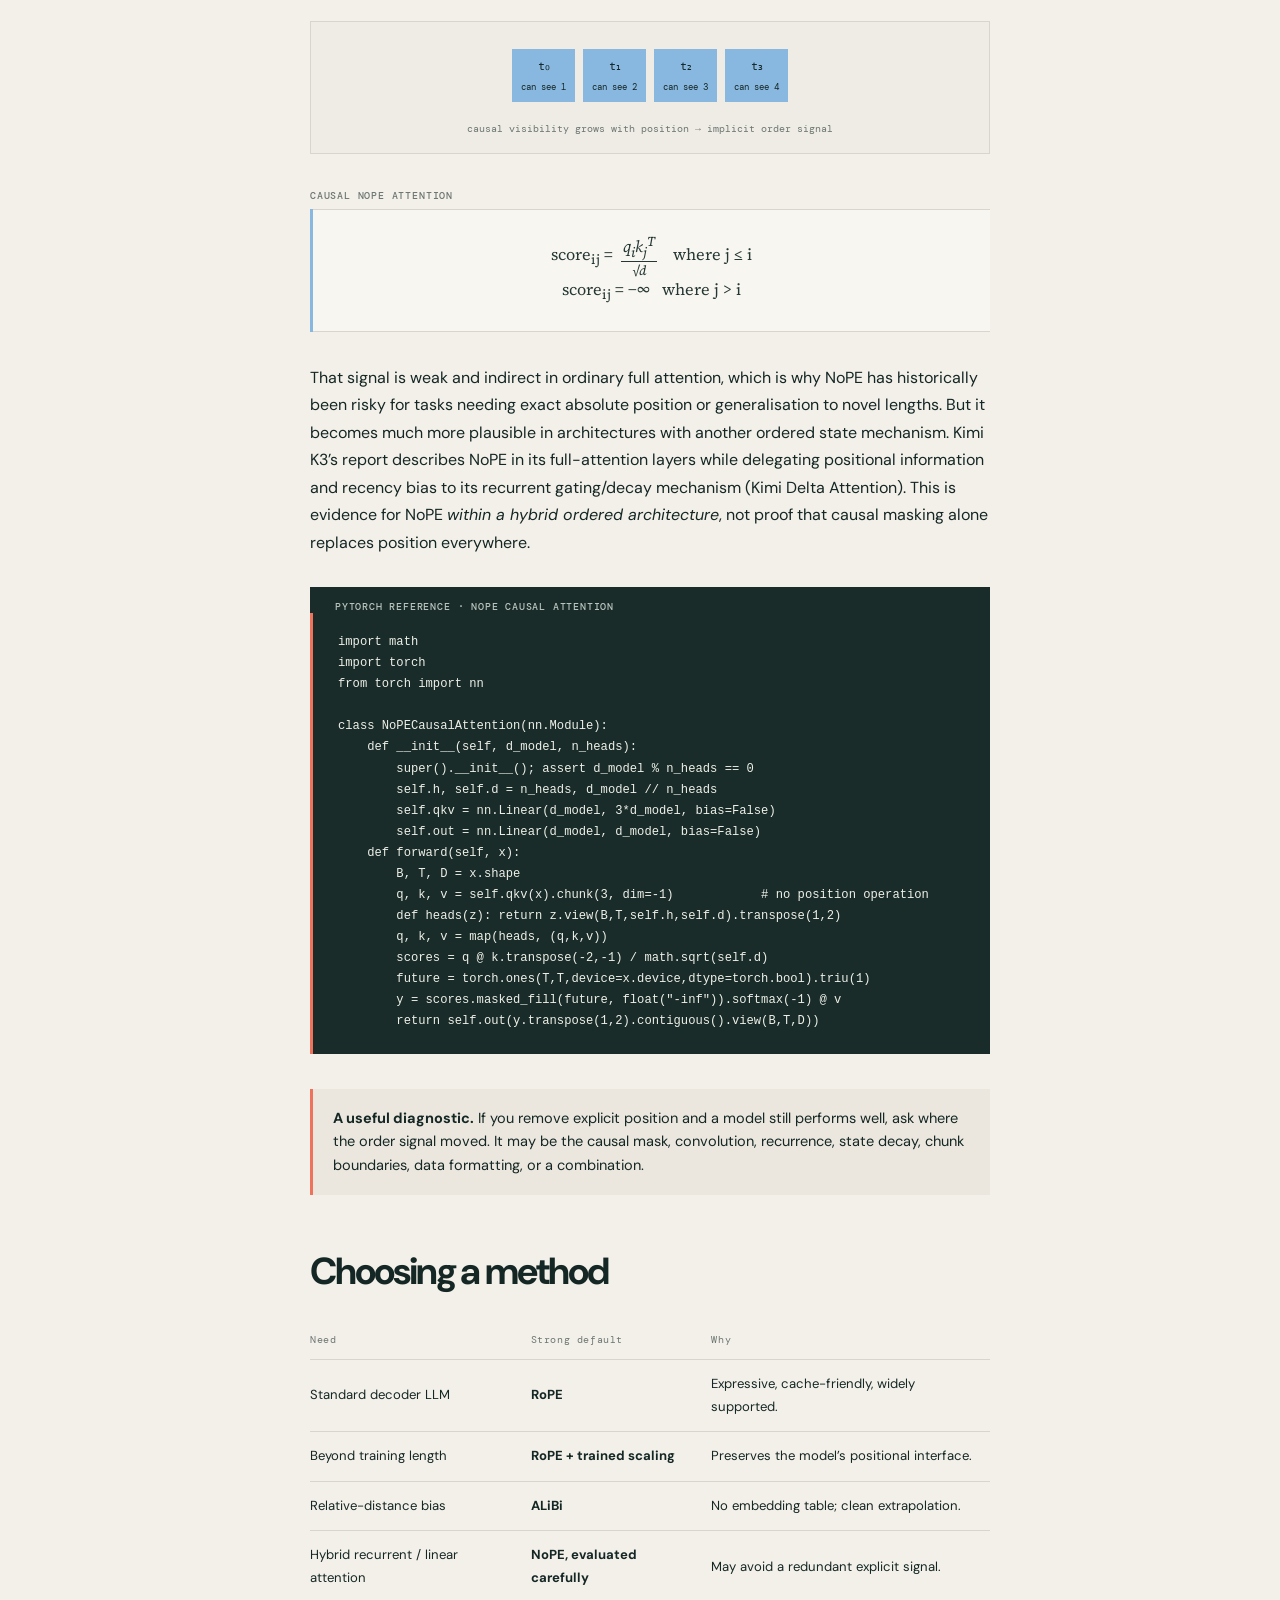
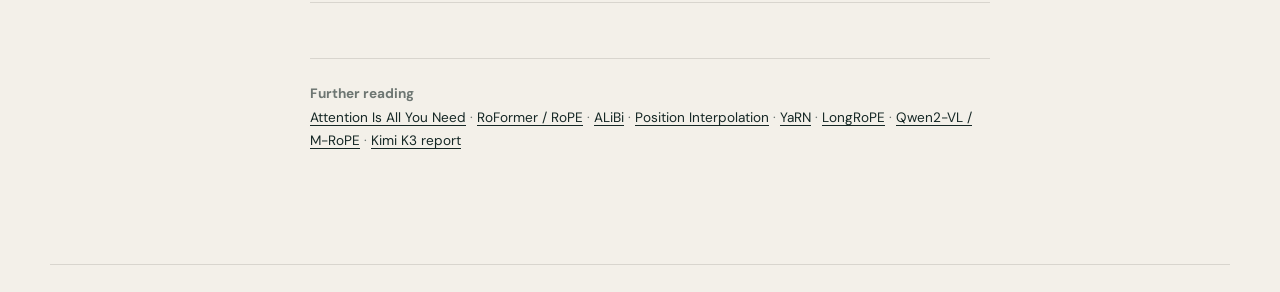
<file: positional-encoding/index.html>
<!doctype html>
<html lang="en">
<head>
    <meta charset="UTF-8">
    <meta name="viewport" content="width=device-width,initial-scale=1.0">
    <meta name="description"
          content="A technical guide to positional encoding: absolute embeddings, relative bias, RoPE, long-context scaling, and NoPE.">
    <title>Positional encoding — stucksam</title>
    <link rel="preconnect" href="https://fonts.googleapis.com">
    <link rel="preconnect" href="https://fonts.gstatic.com" crossorigin>
    <link href="https://fonts.googleapis.com/css2?family=DM+Mono:wght@400;500&family=DM+Sans:opsz,wght@9..40,400;9..40,500;9..40,600;9..40,700&family=Source+Serif+4:opsz,wght@8..60,500;8..60,600&display=swap"
          rel="stylesheet">
    <link rel="stylesheet" href="../styles.css">
    <link rel="stylesheet" href="../attention/article.css">
    <link rel="stylesheet" href="position.css">
</head>
<body>
<header class="site-header article-header"><a class="wordmark" href="../"><span class="mark">∿</span> stucksam</a><a
        class="back-link" href="../foundations/">← Core concepts</a></header>
<main class="article">
    <article>
        <header class="article-hero"><p class="eyebrow"><span></span> Foundations · explainer</p>
            <p class="article-kicker">How a sequence model learns that order exists.</p>
            <h1>Positional<br><em>encoding</em></h1>
            <p class="article-dek">Absolute positions, relative biases, rotary embeddings, multimodal coordinates,
                long-context extensions, and the surprising return of no positional encoding.</p>
            <div class="article-meta"><span>22 min read</span><span>Updated Sep 2026</span></div>
        </header>
        <div class="article-layout">
            <aside class="toc"><p>ON THIS PAGE</p><a href="#need">Why position?</a><a href="#absolute">Absolute
                positions</a><a href="#relative">Relative methods</a><a href="#rope">RoPE</a><a href="#mrope">M-RoPE</a><a
                    href="#long">Long
                context</a><a href="#nope">NoPE</a><a href="#choose">Decision guide</a></aside>
            <div class="prose">
                <p class="lead">Attention compares content. Unless we add—or induce—an ordering signal, “dog bites man”
                    and “man bites dog” are the same bag of token vectors.</p>
                <div class="shape-key"><strong>Notation</strong><span>t position</span><span>D model width</span><span>H heads</span><span>d head width</span><span>Δ relative offset</span>
                </div>
                <h2 id="need">Why position exists at all</h2>
                <p>Attention can tell which words are present, but not their order. Without extra information, it would
                    treat <em>“dog bites man”</em> and <em>“man bites dog”</em> as the same collection of three word
                    vectors—even though they mean very different things.</p>
                <p>Positional encoding gives every token a clue about where it appears in the sequence. Some methods
                    attach a position vector to each token, some add a distance-based adjustment when two tokens attend
                    to one another, and some let the model infer order from another part of the architecture.</p>
                <p class="plain-note">In more technical language: standard self-attention is <em>permutation
                    equivariant</em>. If the inputs are reordered, its outputs are reordered in the same way; it
                    does not independently recover the original order.</p>
                <div class="position-diagram">
                    <div><b>x₀</b><b>x₁</b><b>x₂</b><small>content alone</small></div>
                    <i>+</i>
                    <div><b class="pos">p₀</b><b class="pos">p₁</b><b class="pos">p₂</b><small>position signal</small>
                    </div>
                    <i>→</i>
                    <div><b class="out">attention</b><small>ordered sequence</small></div>
                </div>
                <h2 id="absolute">Absolute positions</h2>
                <p>The simplest approach adds one position vector p<sub>t</sub> to each token embedding x<sub>t</sub>.
                    The vector may be learned as a table, or deterministic as in the original Transformer’s sinusoidal
                    features.</p>
                <p class="math-label">ABSOLUTE SINUSOIDAL FEATURES</p>
                <div class="equation compact-equation">z<sub>t</sub> = x<sub>t</sub> + p<sub>t</sub><br>p<sub>t,2i</sub>
                    = sin(t / 10000<sup>2i/D</sup>) &nbsp; ; &nbsp; p<sub>t,2i+1</sub> = cos(t / 10000<sup>2i/D</sup>)
                </div>
                <p>Learned tables are flexible inside their training range but cannot directly represent unseen
                    positions. Sinusoids extend indefinitely, although a model trained on short sequences can still fail
                    at much longer ones.</p>
                <pre><code>import torch
from torch import nn

class LearnedAbsolutePositions(nn.Module):
    def __init__(self, max_len, d_model):
        super().__init__()
        self.table = nn.Embedding(max_len, d_model)

    def forward(self, x):                 # x: [B, T, D]
        positions = torch.arange(x.size(1), device=x.device)
        return x + self.table(positions)[None, :, :]</code></pre>
                <h2 id="relative">Relative position methods</h2>
                <p>Often the distance between two tokens matters more than their absolute addresses. Relative methods
                    put the offset Δ = i−j directly into the score between query i and key j. T5 uses a learned,
                    bucketed bias; ALiBi applies a head-specific linear penalty. Neither needs a position vector added
                    to the residual stream.</p>
                <div class="position-diagram relative">
                    <div><b>q<sub>i</sub></b><small>query i</small></div>
                    <i>·</i>
                    <div><b>k<sub>j</sub></b><small>key j</small></div>
                    <i>+</i>
                    <div><b class="pos">b(i−j)</b><small>relative bias</small></div>
                    <i>→</i>
                    <div><b class="out">score</b></div>
                </div>
                <p class="math-label">RELATIVE ATTENTION BIAS</p>
                <div class="equation compact-equation">score<sub>ij</sub> = <span class="fraction"><span
                        class="numerator">q<sub>i</sub>k<sub>j</sub><sup>T</sup></span><span
                        class="denominator">√d</span></span> + b(i−j)<br>ALiBi: b<sub>h</sub>(i−j) = −m<sub>h</sub>(i−j),
                    for j ≤ i
                </div>
                <h2 id="rope">Rotary Position Embeddings <span>(RoPE)</span></h2>
                <p>RoPE is the dominant approach in modern decoder models. Instead of adding a vector to x, it rotates
                    paired coordinates of Q and K by a position-dependent angle. A two-dimensional pair [a,b] becomes a
                    point on a plane; later positions are rotated farther around that plane.</p>
                <div class="rotation-diagram">
                    <div class="axis x-axis"></div>
                    <div class="axis y-axis"></div>
                    <div class="ray ray-a"></div>
                    <div class="ray ray-b"></div>
                    <span class="origin">0</span><span class="label-a">q</span><span class="label-b">R(t)q</span><span
                        class="arc">θ<sub>t</sub></span></div>
                <p class="math-label">ONE ROTARY PAIR</p>
                <div class="equation compact-equation">R(θ<sub>t</sub>) = <span
                        class="matrix"><span>cos θ<sub>t</sub></span><span>−sin θ<sub>t</sub></span><span>sin θ<sub>t</sub></span><span>cos θ<sub>t</sub></span></span><br>q′<sub>t</sub>=R(θ<sub>t</sub>)q<sub>t</sub>
                    ; k′<sub>t</sub>=R(θ<sub>t</sub>)k<sub>t</sub></div>
                <p>The key identity is what makes RoPE special: the dot product of a query at i and a key at j depends
                    on their relative offset i−j, not their individual positions. Different coordinate pairs use
                    different frequencies, so the model receives multiple distance scales.</p>
                <p class="math-label">THE RELATIVE-POSITION PROPERTY</p>
                <div class="equation compact-equation">(R(θ<sub>i</sub>)q)<sup>T</sup>R(θ<sub>j</sub>)k = q<sup>T</sup>R(θ<sub>j</sub>−θ<sub>i</sub>)k
                </div>
                <p class="code-label">PYTORCH REFERENCE · APPLYING ROPE</p>
                <pre><code>import torch

def apply_rope(q_or_k, base=10_000):
    # q_or_k: [B, H, T, d], with even d
    B, H, T, d = q_or_k.shape
    position = torch.arange(T, device=q_or_k.device, dtype=q_or_k.dtype)
    frequency = 1 / base ** (torch.arange(0, d, 2, device=q_or_k.device, dtype=q_or_k.dtype) / d)
    angle = torch.outer(position, frequency)             # [T, d/2]
    cos, sin = angle.cos()[None, None], angle.sin()[None, None]
    even, odd = q_or_k[..., 0::2], q_or_k[..., 1::2]
    return torch.stack((even*cos - odd*sin, even*sin + odd*cos), -1).flatten(-2)

# Apply after Q/K projection; do not rotate V.</code></pre>
                <h2 id="mrope">Multimodal RoPE <span>(M-RoPE)</span></h2>
                <p>RoPE normally gives every query and key one position, its place in the text sequence. That is enough
                    for prose, but an image patch has a row and column, and a video patch also has a time. M-RoPE keeps
                    RoPE’s useful relative-position property while splitting the head dimensions into independent
                    position bands for <strong>time</strong>, <strong>height</strong>, and <strong>width</strong>.</p>
                <div class="axis-strip">
                    <div><b>time</b><span>frame or text order</span></div>
                    <div><b>height</b><span>row in an image grid</span></div>
                    <div><b>width</b><span>column in an image grid</span></div>
                </div>
                <p>Each band is rotated with its own coordinate. A visual token at row 3 and column 8 therefore has a
                    different positional pattern from one at row 8 and column 3, even when they occur beside each other
                    in the flattened token sequence. For an image, the time coordinate is constant and height and width
                    vary. For video, time advances per frame while height and width still identify the patch location.
                    Text uses the same sequential ID for all three bands, so it behaves like ordinary one-dimensional
                    RoPE. <a href="#qwen2vl-source">[Qwen2-VL]</a></p>
                <p class="math-label">SPLIT-AXIS ROTATION</p>
                <div class="equation compact-equation">q′ = [RoPE(q<sup>t</sup>, t) ; RoPE(q<sup>h</sup>, h) ;
                    RoPE(q<sup>w</sup>, w)]<br>k′ = [RoPE(k<sup>t</sup>, t) ; RoPE(k<sup>h</sup>, h) ;
                    RoPE(k<sup>w</sup>, w)]
                </div>
                <p>The semicolons here mean concatenation, not three attention operations. Attention still takes one dot
                    product between the full rotated query and key. The split simply lets one part of that dot product
                    reflect temporal distance, another vertical distance, and another horizontal distance. M-RoPE tells
                    the decoder where a vision feature came from. It does not replace the vision encoder, which still
                    has to recognise the feature in the first place.</p>
                <p class="code-label">PYTORCH REFERENCE · APPLYING M-ROPE TO Q AND K</p>
                <pre><code>import torch

def rotate_half(x):
    even, odd = x[..., 0::2], x[..., 1::2]
    return torch.stack((-odd, even), dim=-1).flatten(-2)

def rope_axis(x, positions, base=10_000):
    # x: [batch, tokens, heads, axis_width], axis_width must be even.
    axis_width = x.size(-1)
    inv_freq = base ** (-torch.arange(0, axis_width, 2, device=x.device,
                                      dtype=x.dtype) / axis_width)
    angles = positions.to(x.dtype)[..., None] * inv_freq
    angles = torch.repeat_interleave(angles, 2, dim=-1)[:, :, None, :]
    return x * angles.cos() + rotate_half(x) * angles.sin()

def apply_mrope(q, k, position_ids, axis_widths):
    # q, k: [B, T, H, D]; position_ids: [B, T, 3] for (time, height, width).
    # axis_widths must sum to D and every width must be even.
    assert sum(axis_widths) == q.size(-1) and all(w % 2 == 0 for w in axis_widths)
    q_parts, k_parts = q.split(axis_widths, dim=-1), k.split(axis_widths, dim=-1)
    q_rotated = [rope_axis(part, position_ids[..., axis])
                 for axis, part in enumerate(q_parts)]
    k_rotated = [rope_axis(part, position_ids[..., axis])
                 for axis, part in enumerate(k_parts)]
    return torch.cat(q_rotated, dim=-1), torch.cat(k_rotated, dim=-1)

# Text: give all axes the same sequential position.
# Image: time is constant, height and width come from the patch grid.
# Video: time advances by frame, height and width come from the patch grid.</code></pre>
                <h2 id="long">RoPE beyond its training length</h2>
                <p>At long context, RoPE angles move into patterns the model did not see during training. The family of
                    fixes changes the mapping from a token position t to a rotation angle.</p>
                <div class="compare-wrap">
                    <table>
                        <thead>
                        <tr>
                            <th>Method</th>
                            <th>Core idea</th>
                            <th>Trade-off</th>
                        </tr>
                        </thead>
                        <tbody>
                        <tr>
                            <td><strong>Position interpolation</strong></td>
                            <td>Use t/s for extension factor s.</td>
                            <td>Simple; usually needs fine-tuning.</td>
                        </tr>
                        <tr>
                            <td><strong>NTK-aware scaling</strong></td>
                            <td>Adjust frequency base as context grows.</td>
                            <td>Different handling of fine detail.</td>
                        </tr>
                        <tr>
                            <td><strong>YaRN</strong></td>
                            <td>Blend scaling regimes and tune attention temperature.</td>
                            <td>More knobs; practical recipe.</td>
                        </tr>
                        <tr>
                            <td><strong>LongRoPE</strong></td>
                            <td>Search non-uniform scaling per dimension.</td>
                            <td>Model-specific optimisation.</td>
                        </tr>
                        </tbody>
                    </table>
                </div>
                <p>These are not magic switches. A context extension changes the model’s positional distribution; robust
                    results normally require continued training or targeted fine-tuning at the new length.</p>
                <h2 id="nope">No positional encoding <span>(NoPE)</span></h2>
                <p><strong>NoPE is not “the model has no order.”</strong> It means no explicit positional embeddings,
                    relative bias, or RoPE are injected into the full-attention path. In a causal decoder, the
                    triangular mask still exposes a token’s place: the first token can attend to one position, the next
                    to two, and so on. The model can learn to use this asymmetric computation graph as an implicit
                    clock.</p>
                <div class="nope-diagram">
                    <div class="token">t₀<span>can see 1</span></div>
                    <div class="token">t₁<span>can see 2</span></div>
                    <div class="token">t₂<span>can see 3</span></div>
                    <div class="token">t₃<span>can see 4</span></div>
                    <p>causal visibility grows with position → implicit order signal</p></div>
                <p class="math-label">CAUSAL NOPE ATTENTION</p>
                <div class="equation compact-equation">score<sub>ij</sub> = <span class="fraction"><span
                        class="numerator">q<sub>i</sub>k<sub>j</sub><sup>T</sup></span><span
                        class="denominator">√d</span></span> &nbsp; where j ≤ i<br>score<sub>ij</sub> = −∞ &nbsp; where
                    j &gt; i
                </div>
                <p>That signal is weak and indirect in ordinary full attention, which is why NoPE has historically been
                    risky for tasks needing exact absolute position or generalisation to novel lengths. But it becomes
                    much more plausible in architectures with another ordered state mechanism. Kimi K3’s report
                    describes NoPE in its full-attention layers while delegating positional information and recency bias
                    to its recurrent gating/decay mechanism (Kimi Delta Attention). This is evidence for NoPE <em>within
                        a hybrid ordered architecture</em>, not proof that causal masking alone replaces position
                    everywhere.</p>
                <p class="code-label">PYTORCH REFERENCE · NOPE CAUSAL ATTENTION</p>
                <pre><code>import math
import torch
from torch import nn

class NoPECausalAttention(nn.Module):
    def __init__(self, d_model, n_heads):
        super().__init__(); assert d_model % n_heads == 0
        self.h, self.d = n_heads, d_model // n_heads
        self.qkv = nn.Linear(d_model, 3*d_model, bias=False)
        self.out = nn.Linear(d_model, d_model, bias=False)
    def forward(self, x):
        B, T, D = x.shape
        q, k, v = self.qkv(x).chunk(3, dim=-1)            # no position operation
        def heads(z): return z.view(B,T,self.h,self.d).transpose(1,2)
        q, k, v = map(heads, (q,k,v))
        scores = q @ k.transpose(-2,-1) / math.sqrt(self.d)
        future = torch.ones(T,T,device=x.device,dtype=torch.bool).triu(1)
        y = scores.masked_fill(future, float("-inf")).softmax(-1) @ v
        return self.out(y.transpose(1,2).contiguous().view(B,T,D))</code></pre>
                <div class="callout"><strong>A useful diagnostic.</strong> If you remove explicit position and a model
                    still performs well, ask where the order signal moved. It may be the causal mask, convolution,
                    recurrence, state decay, chunk boundaries, data formatting, or a combination.
                </div>
                <h2 id="choose">Choosing a method</h2>
                <div class="compare-wrap">
                    <table>
                        <thead>
                        <tr>
                            <th>Need</th>
                            <th>Strong default</th>
                            <th>Why</th>
                        </tr>
                        </thead>
                        <tbody>
                        <tr>
                            <td>Standard decoder LLM</td>
                            <td><strong>RoPE</strong></td>
                            <td>Expressive, cache-friendly, widely supported.</td>
                        </tr>
                        <tr>
                            <td>Beyond training length</td>
                            <td><strong>RoPE + trained scaling</strong></td>
                            <td>Preserves the model’s positional interface.</td>
                        </tr>
                        <tr>
                            <td>Relative-distance bias</td>
                            <td><strong>ALiBi</strong></td>
                            <td>No embedding table; clean extrapolation.</td>
                        </tr>
                        <tr>
                            <td>Hybrid recurrent / linear attention</td>
                            <td><strong>NoPE, evaluated carefully</strong></td>
                            <td>May avoid a redundant explicit signal.</td>
                        </tr>
                        </tbody>
                    </table>
                </div>
                <hr>
                <p class="sources"><strong>Further reading</strong><br><a href="https://arxiv.org/abs/1706.03762">Attention
                    Is All You Need</a> · <a href="https://arxiv.org/abs/2104.09864">RoFormer / RoPE</a> · <a
                        href="https://arxiv.org/abs/2108.12409">ALiBi</a> · <a href="https://arxiv.org/abs/2306.15595">Position
                    Interpolation</a> · <a href="https://arxiv.org/abs/2309.00071">YaRN</a> · <a
                        href="https://arxiv.org/abs/2402.13753">LongRoPE</a> · <a id="qwen2vl-source"
                                                                                  href="https://arxiv.org/abs/2409.12191">Qwen2-VL
                    / M-RoPE</a> · <a
                        href="https://arxiv.org/abs/2607.24653">Kimi K3 report</a></p>
            </div>
        </div>
    </article>
</main>
<footer><a class="wordmark" href="../"><span class="mark">∿</span> stucksam</a>
    <p>Notes on learning machines, in public.</p><span>© 2026</span></footer>
</body>
</html>
</file>
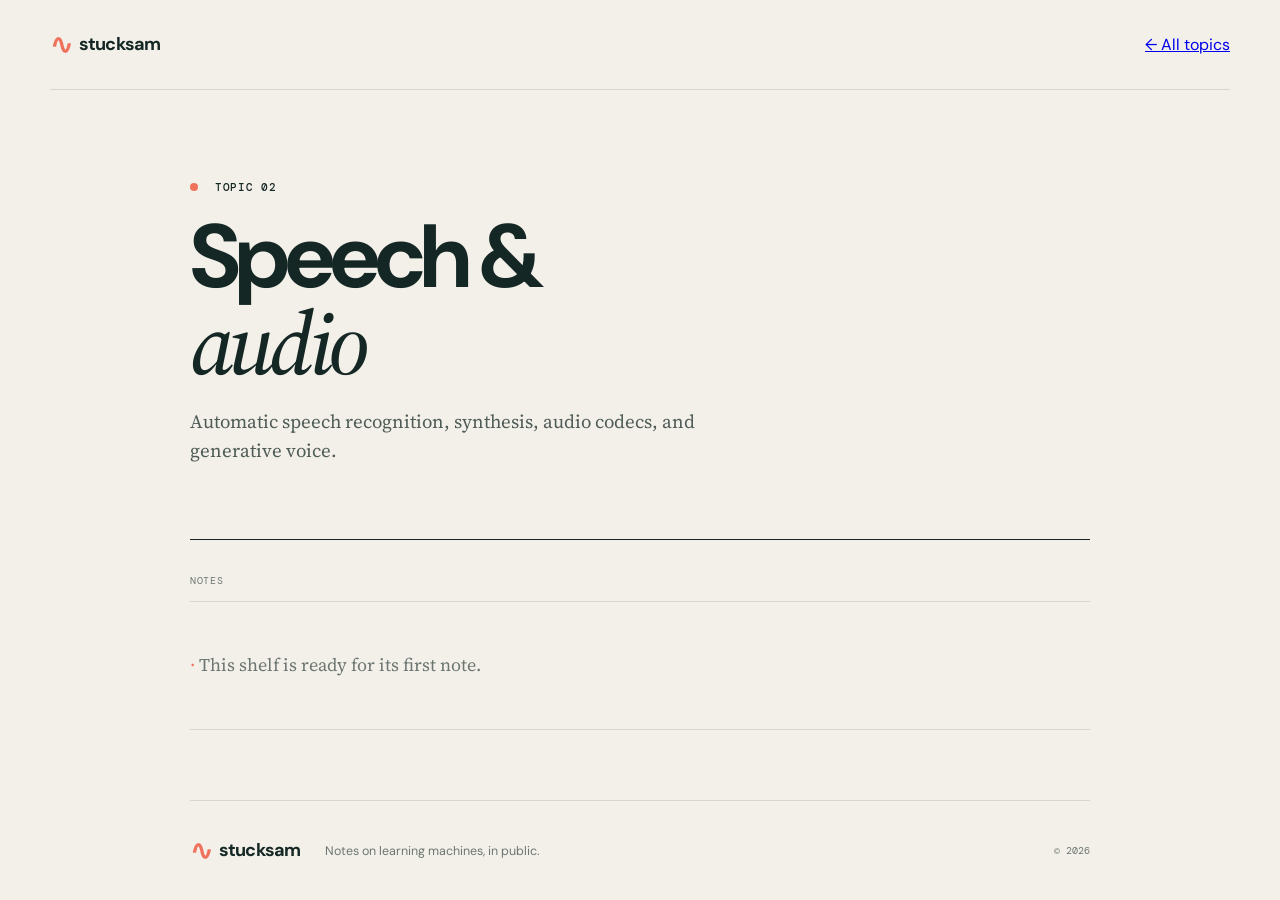
<file: speech/index.html>
<!doctype html>
<html lang="en">
<head>
    <meta charset="UTF-8">
    <meta name="viewport" content="width=device-width,initial-scale=1.0">
    <title>Speech & audio — stucksam</title>
    <link rel="preconnect" href="https://fonts.googleapis.com">
    <link rel="preconnect" href="https://fonts.gstatic.com" crossorigin>
    <link href="https://fonts.googleapis.com/css2?family=DM+Mono:wght@400;500&family=DM+Sans:opsz,wght@9..40,400;9..40,600;9..40,700&family=Source+Serif+4:opsz,wght@8..60,500;8..60,600&display=swap"
          rel="stylesheet">
    <link rel="stylesheet" href="../styles.css">
    <link rel="stylesheet" href="../topics.css">
</head>
<body>
<header class="site-header"><a class="wordmark" href="../"><span class="mark">∿</span> stucksam</a><a class="back-link"
                                                                                                      href="../">← All
    topics</a></header>
<main class="topic-page">
    <section class="topic-intro"><p class="eyebrow"><span></span> Topic 02</p>
        <h1>Speech &<br><em>audio</em></h1>
        <p class="description">Automatic speech recognition, synthesis, audio codecs, and generative voice.</p>
    </section>
    <p class="collection-label">NOTES</p>
    <div class="empty-state"><span>·</span> This shelf is ready for its first note.</div>
</main>
<footer class="topic-footer"><a class="wordmark" href="../"><span class="mark">∿</span> stucksam</a>
    <p>Notes on learning machines, in public.</p><span>© 2026</span></footer>
</body>
</html>
</file>
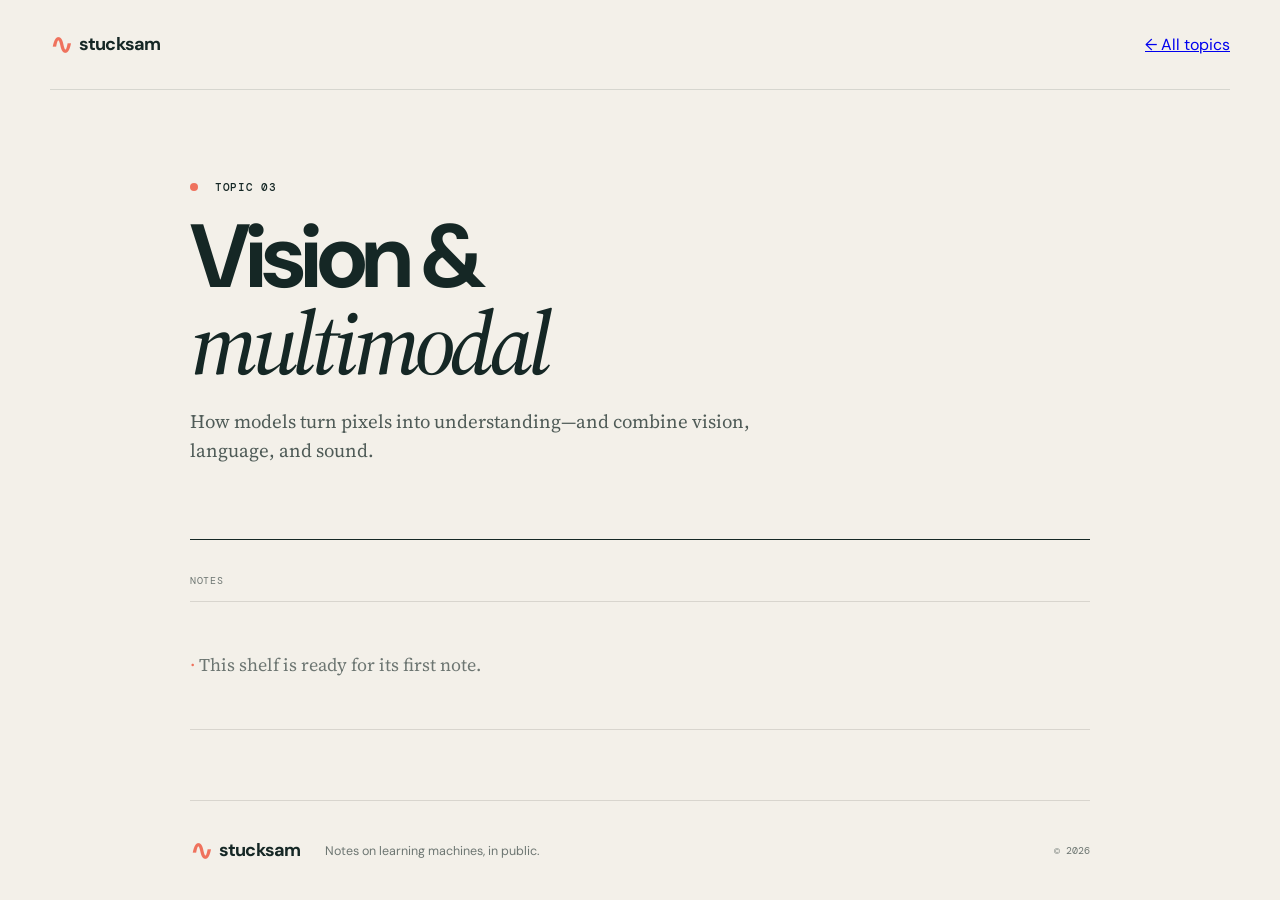
<file: vision/index.html>
<!doctype html>
<html lang="en">
<head>
    <meta charset="UTF-8">
    <meta name="viewport" content="width=device-width,initial-scale=1.0">
    <title>Vision & multimodal — stucksam</title>
    <link rel="preconnect" href="https://fonts.googleapis.com">
    <link rel="preconnect" href="https://fonts.gstatic.com" crossorigin>
    <link href="https://fonts.googleapis.com/css2?family=DM+Mono:wght@400;500&family=DM+Sans:opsz,wght@9..40,400;9..40,500;9..40,600;9..40,700&family=Source+Serif+4:opsz,wght@8..60,500;8..60,600&display=swap"
          rel="stylesheet">
    <link rel="stylesheet" href="../styles.css">
    <link rel="stylesheet" href="../topics.css">
</head>
<body>
<header class="site-header"><a class="wordmark" href="../"><span class="mark">∿</span> stucksam</a><a class="back-link"
                                                                                                      href="../">← All
    topics</a></header>
<main class="topic-page">
    <section class="topic-intro"><p class="eyebrow"><span></span> Topic 03</p>
        <h1>Vision &<br><em>multimodal</em></h1>
        <p class="description">How models turn pixels into understanding—and combine vision, language, and sound.</p>
    </section>
    <p class="collection-label">NOTES</p>
    <div class="empty-state"><span>·</span> This shelf is ready for its first note.</div>
</main>
<footer class="topic-footer"><a class="wordmark" href="../"><span class="mark">∿</span> stucksam</a>
    <p>Notes on learning machines, in public.</p><span>© 2026</span></footer>
</body>
</html>
</file>
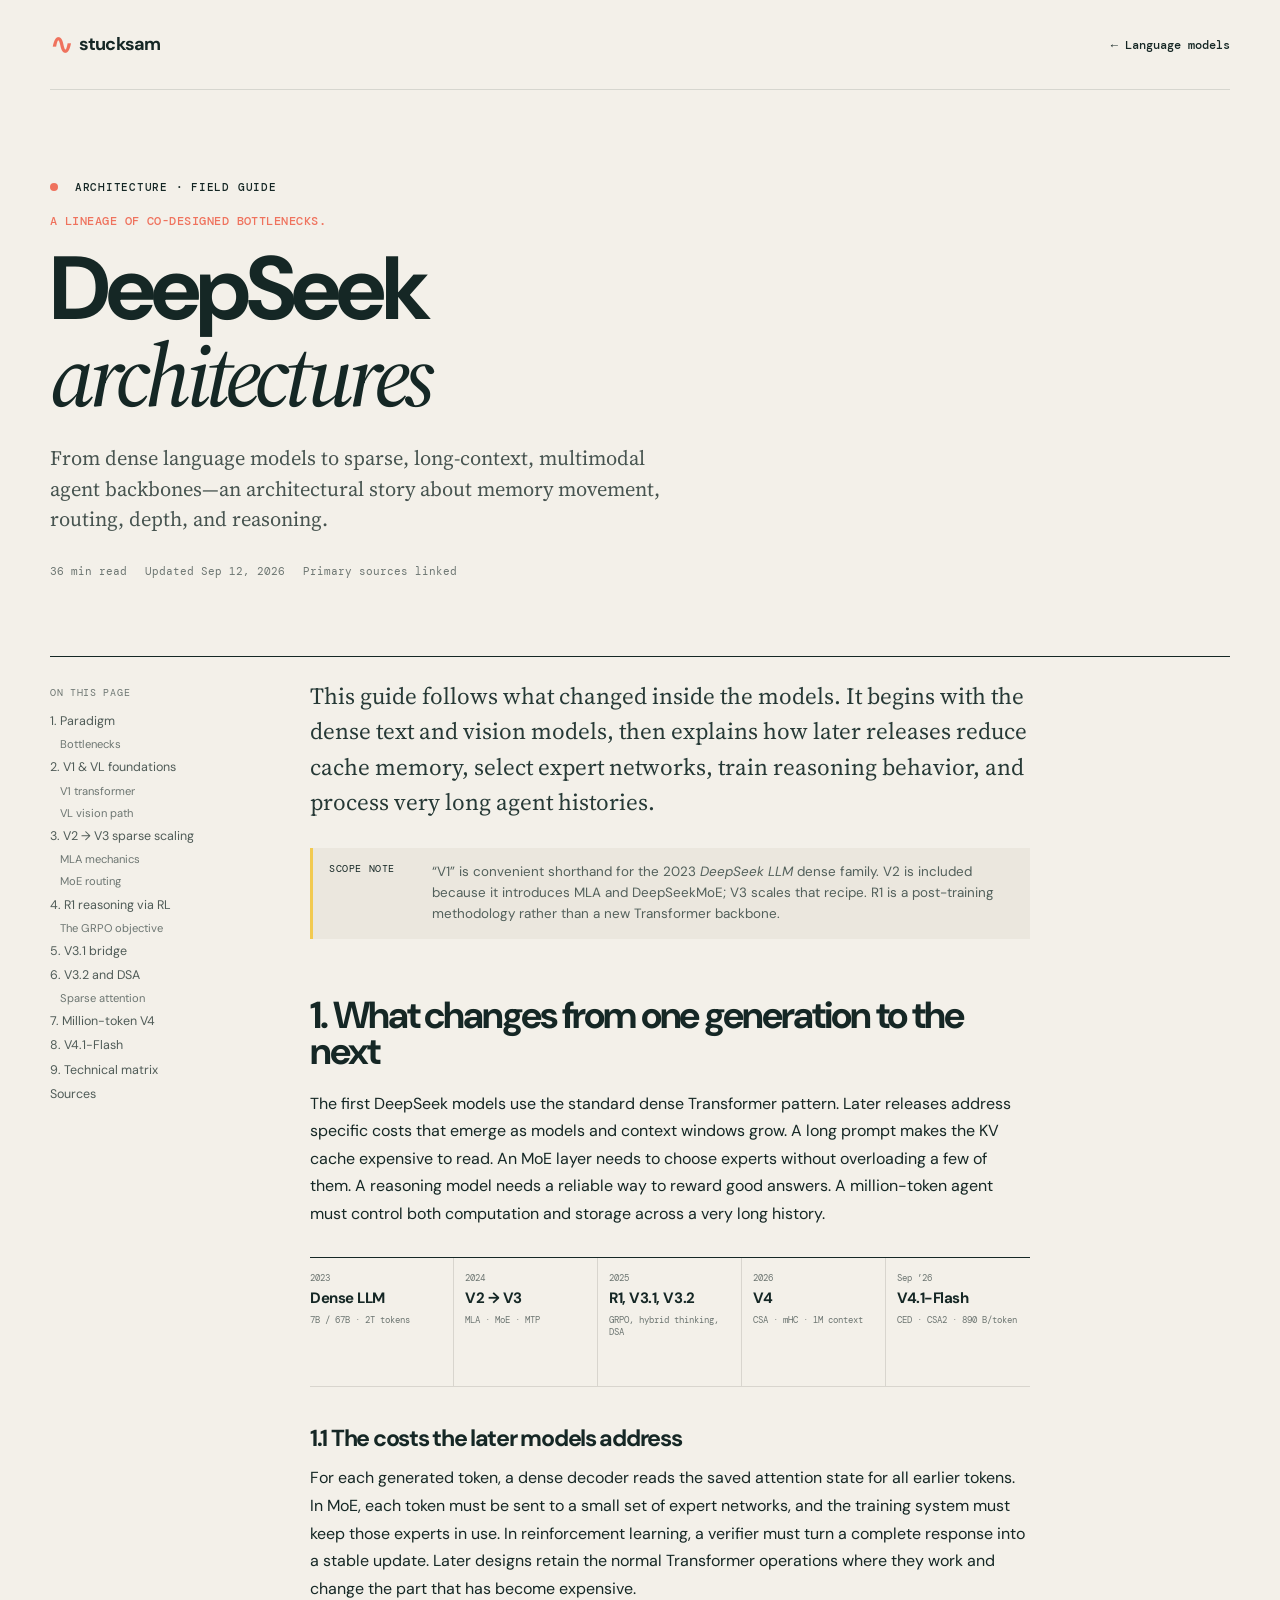
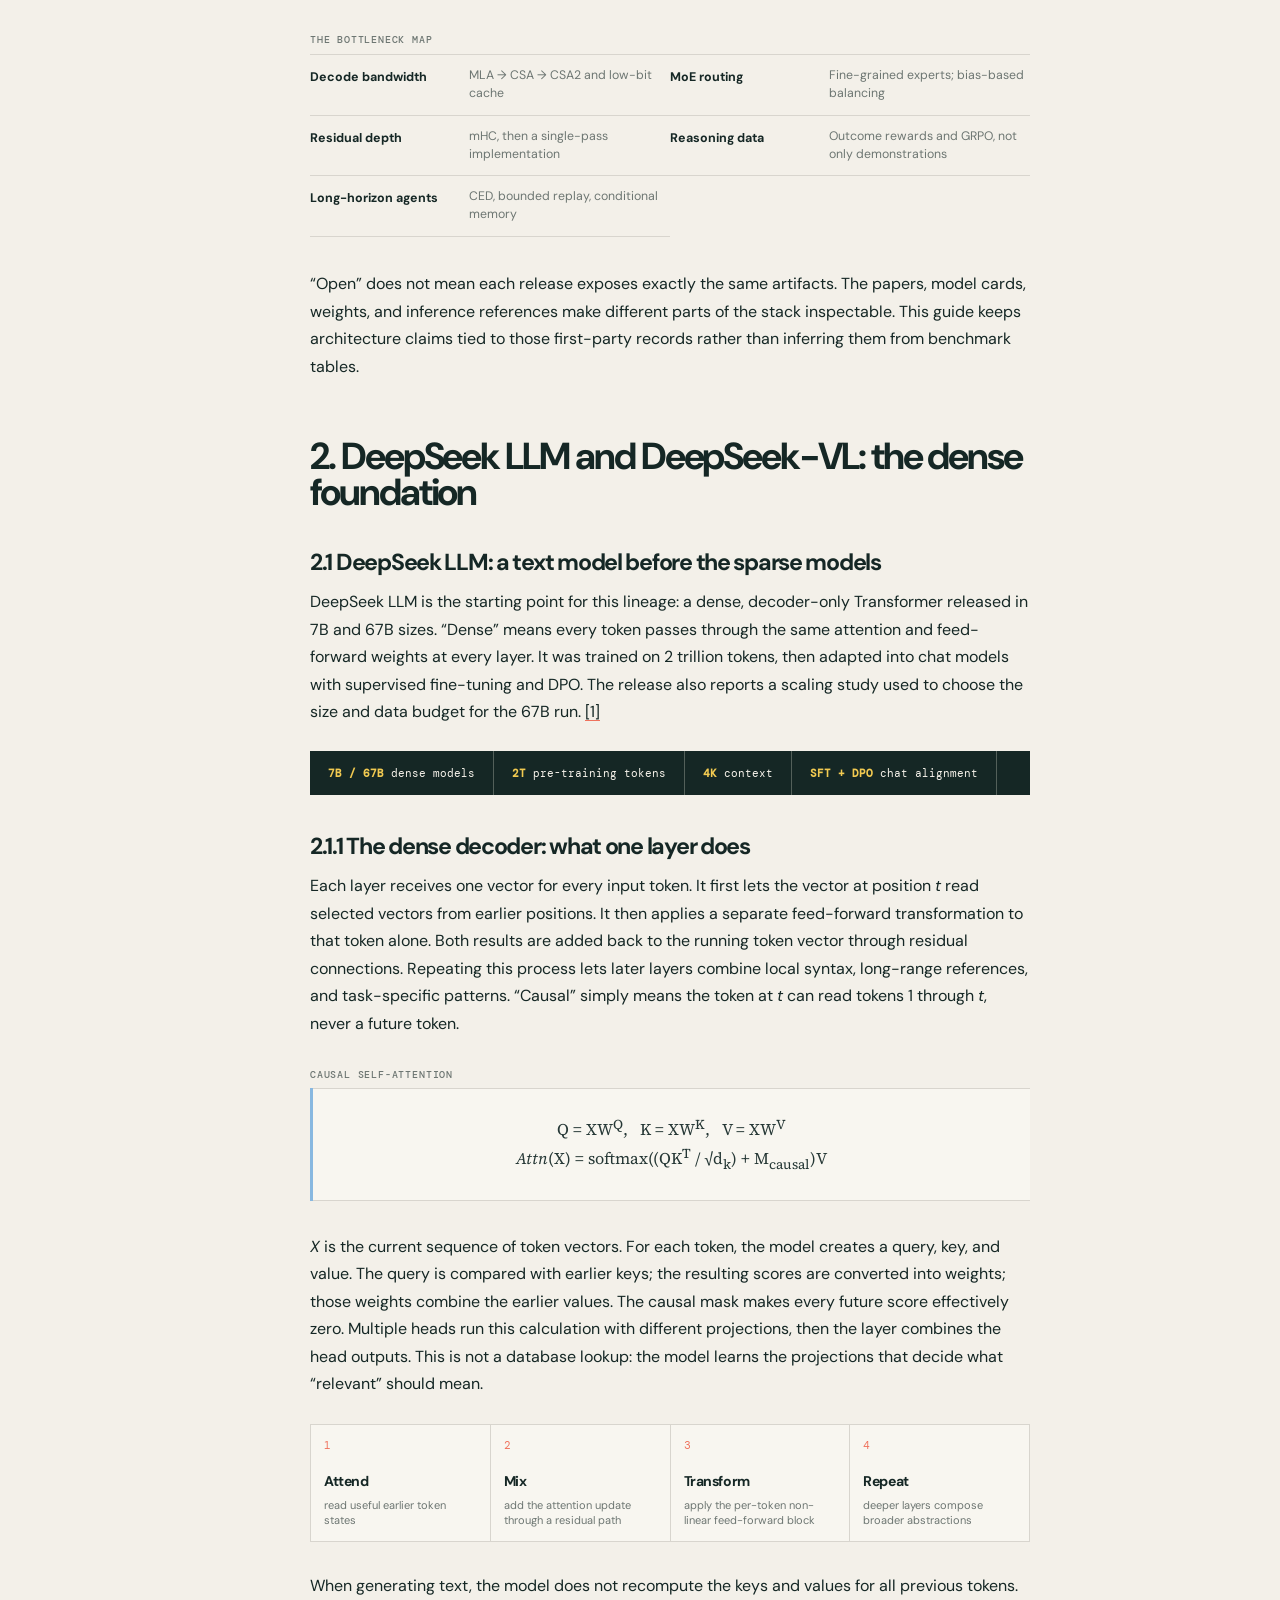
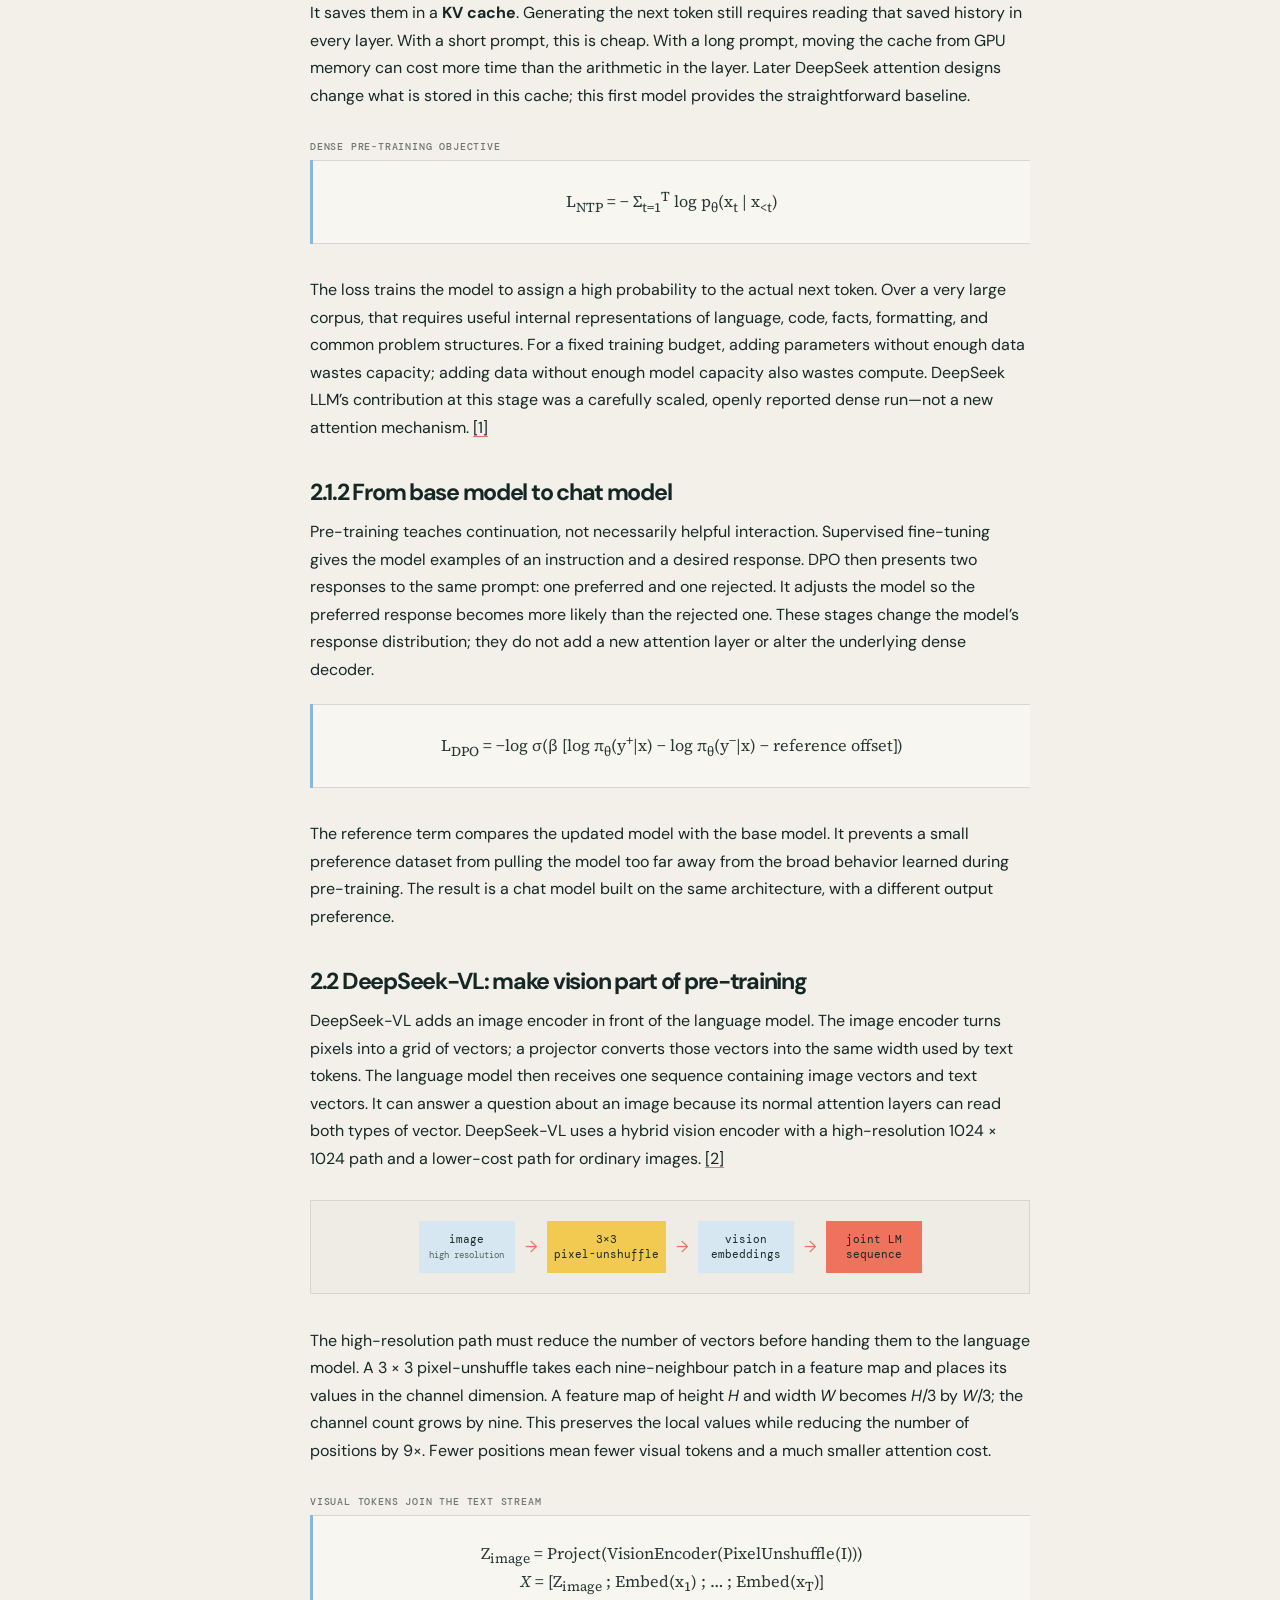
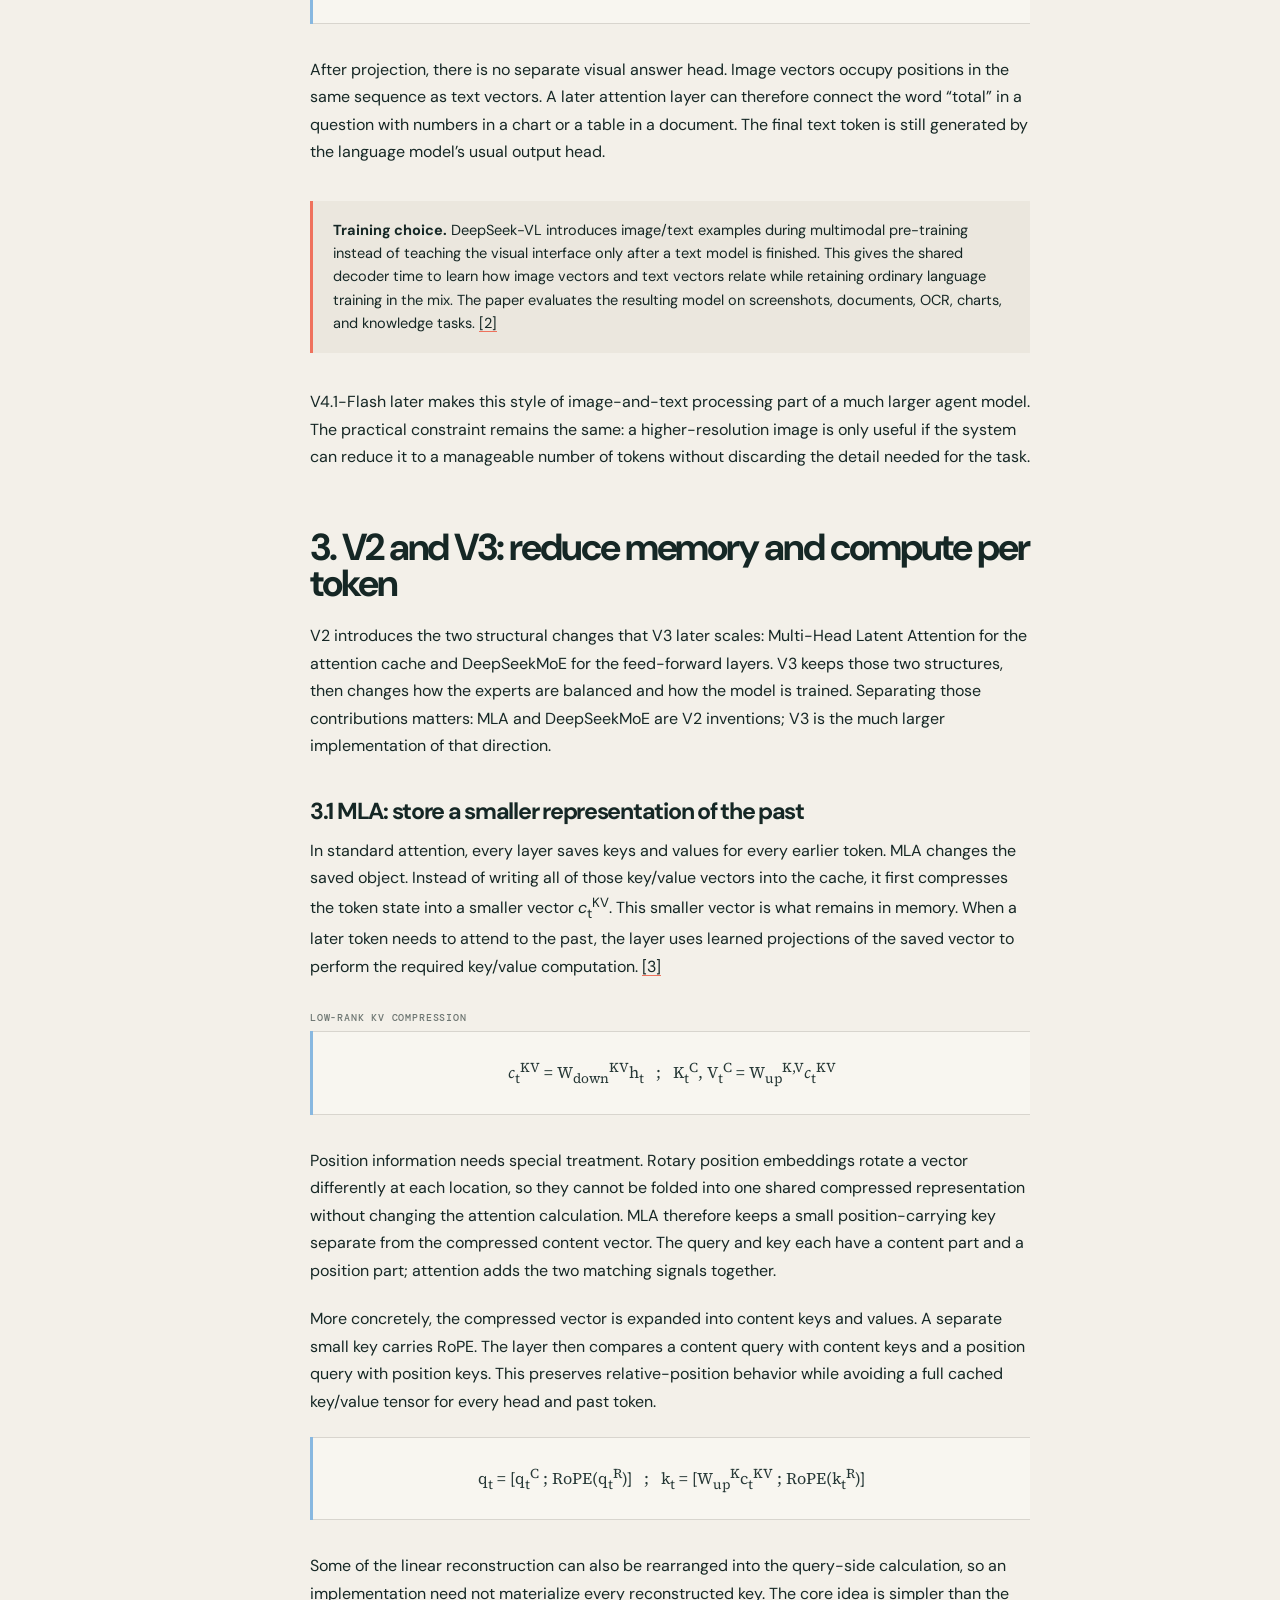
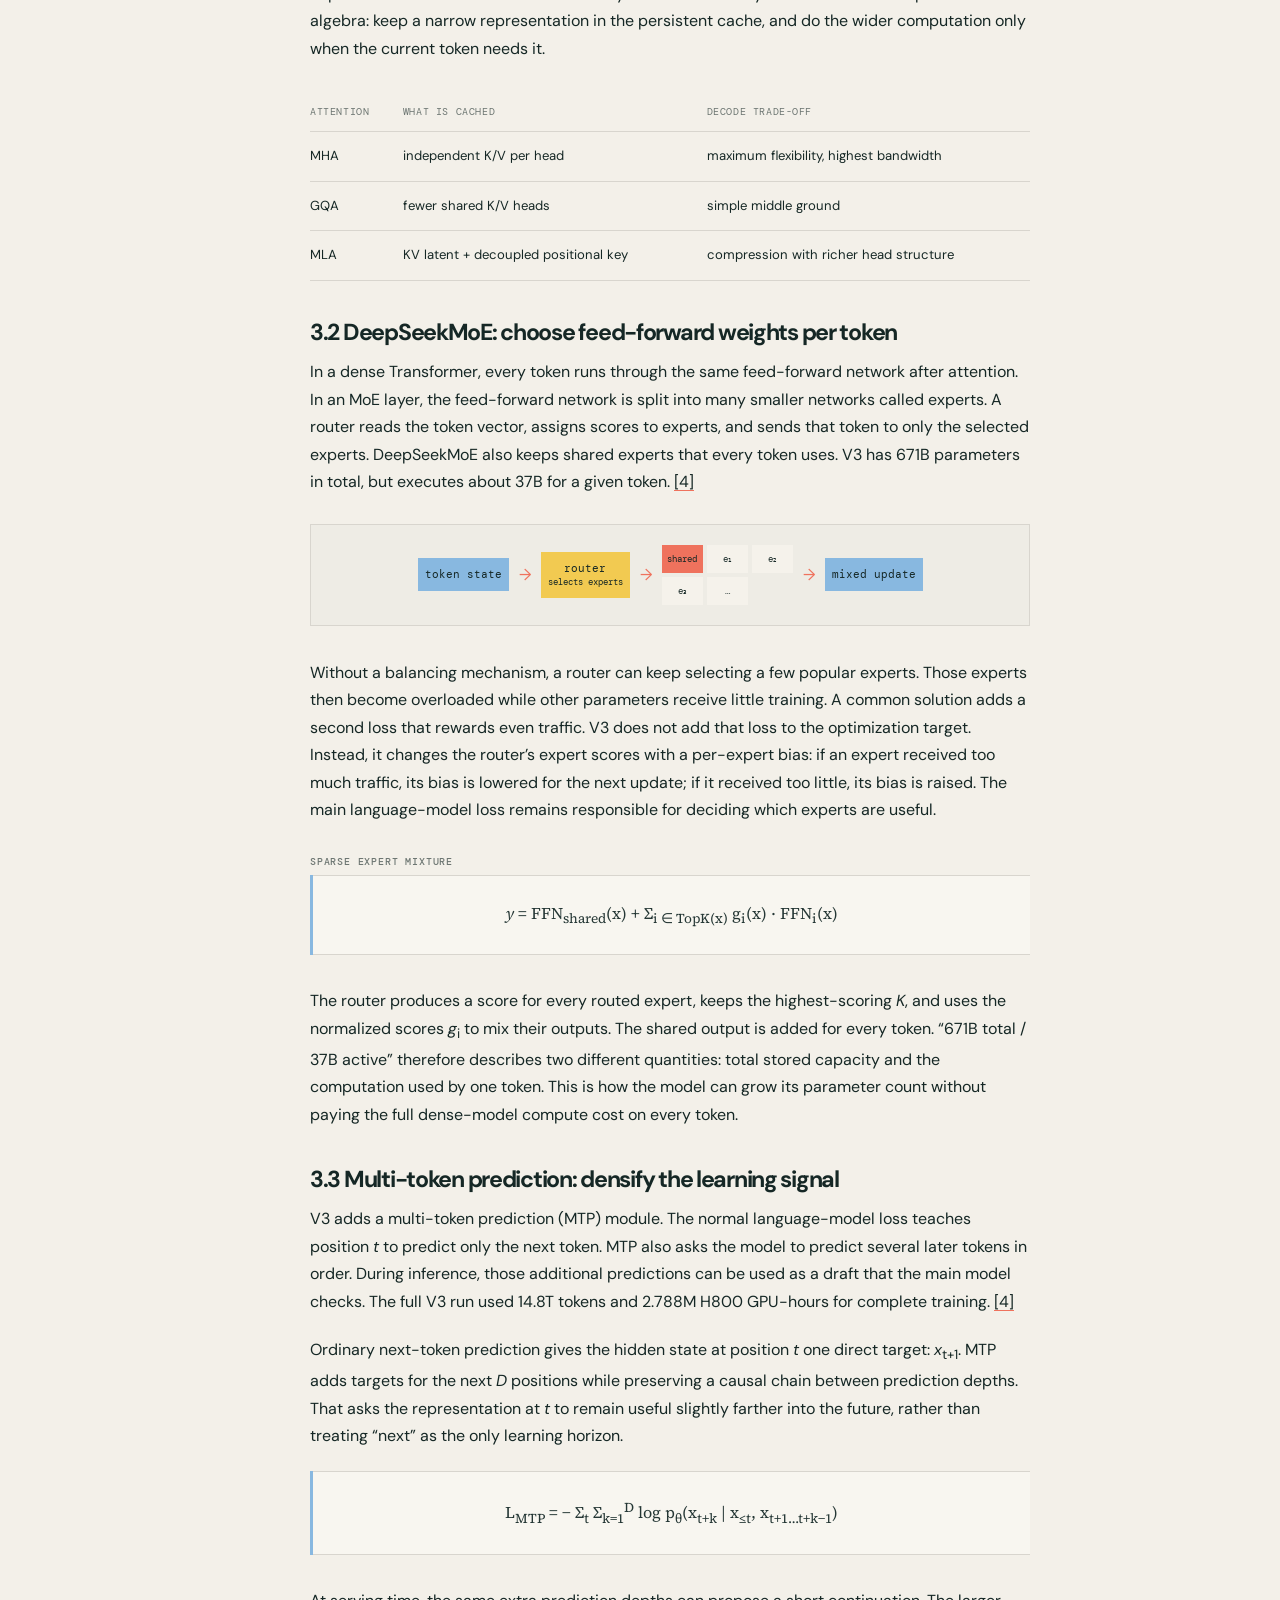
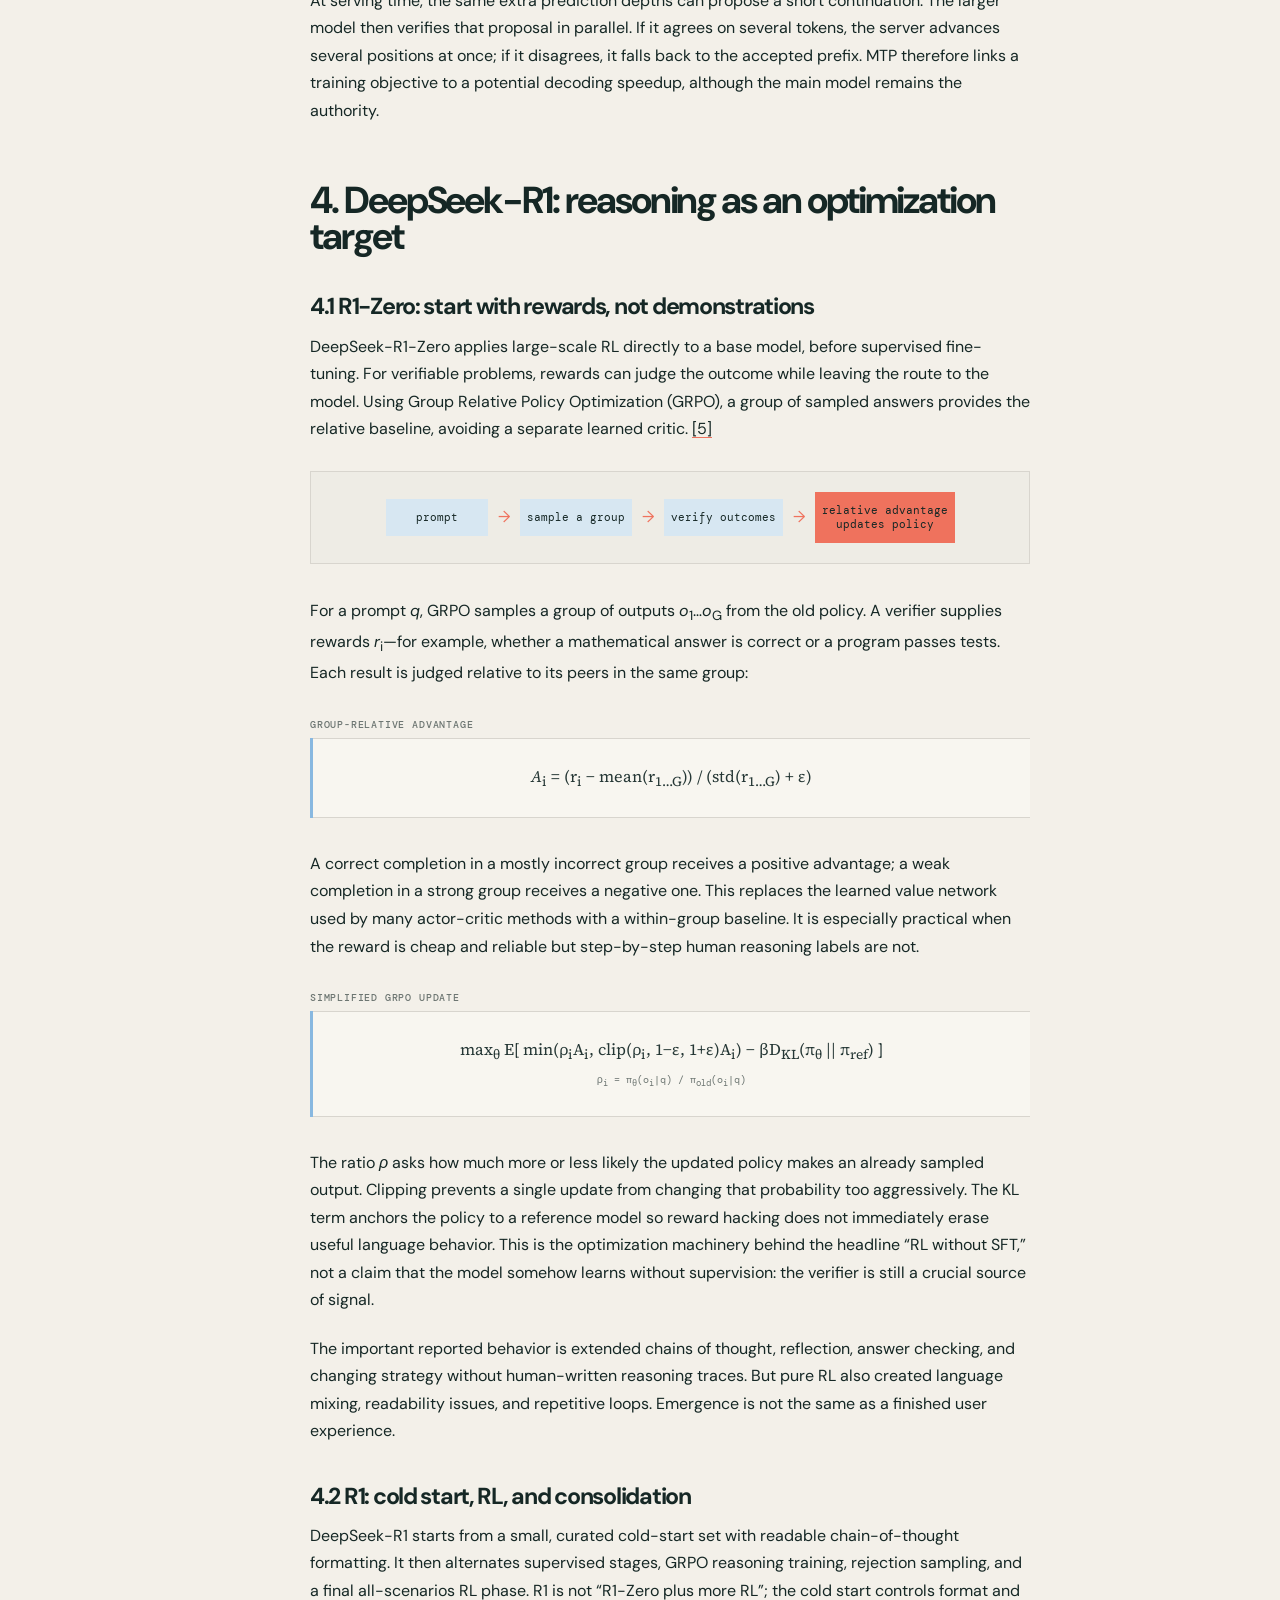
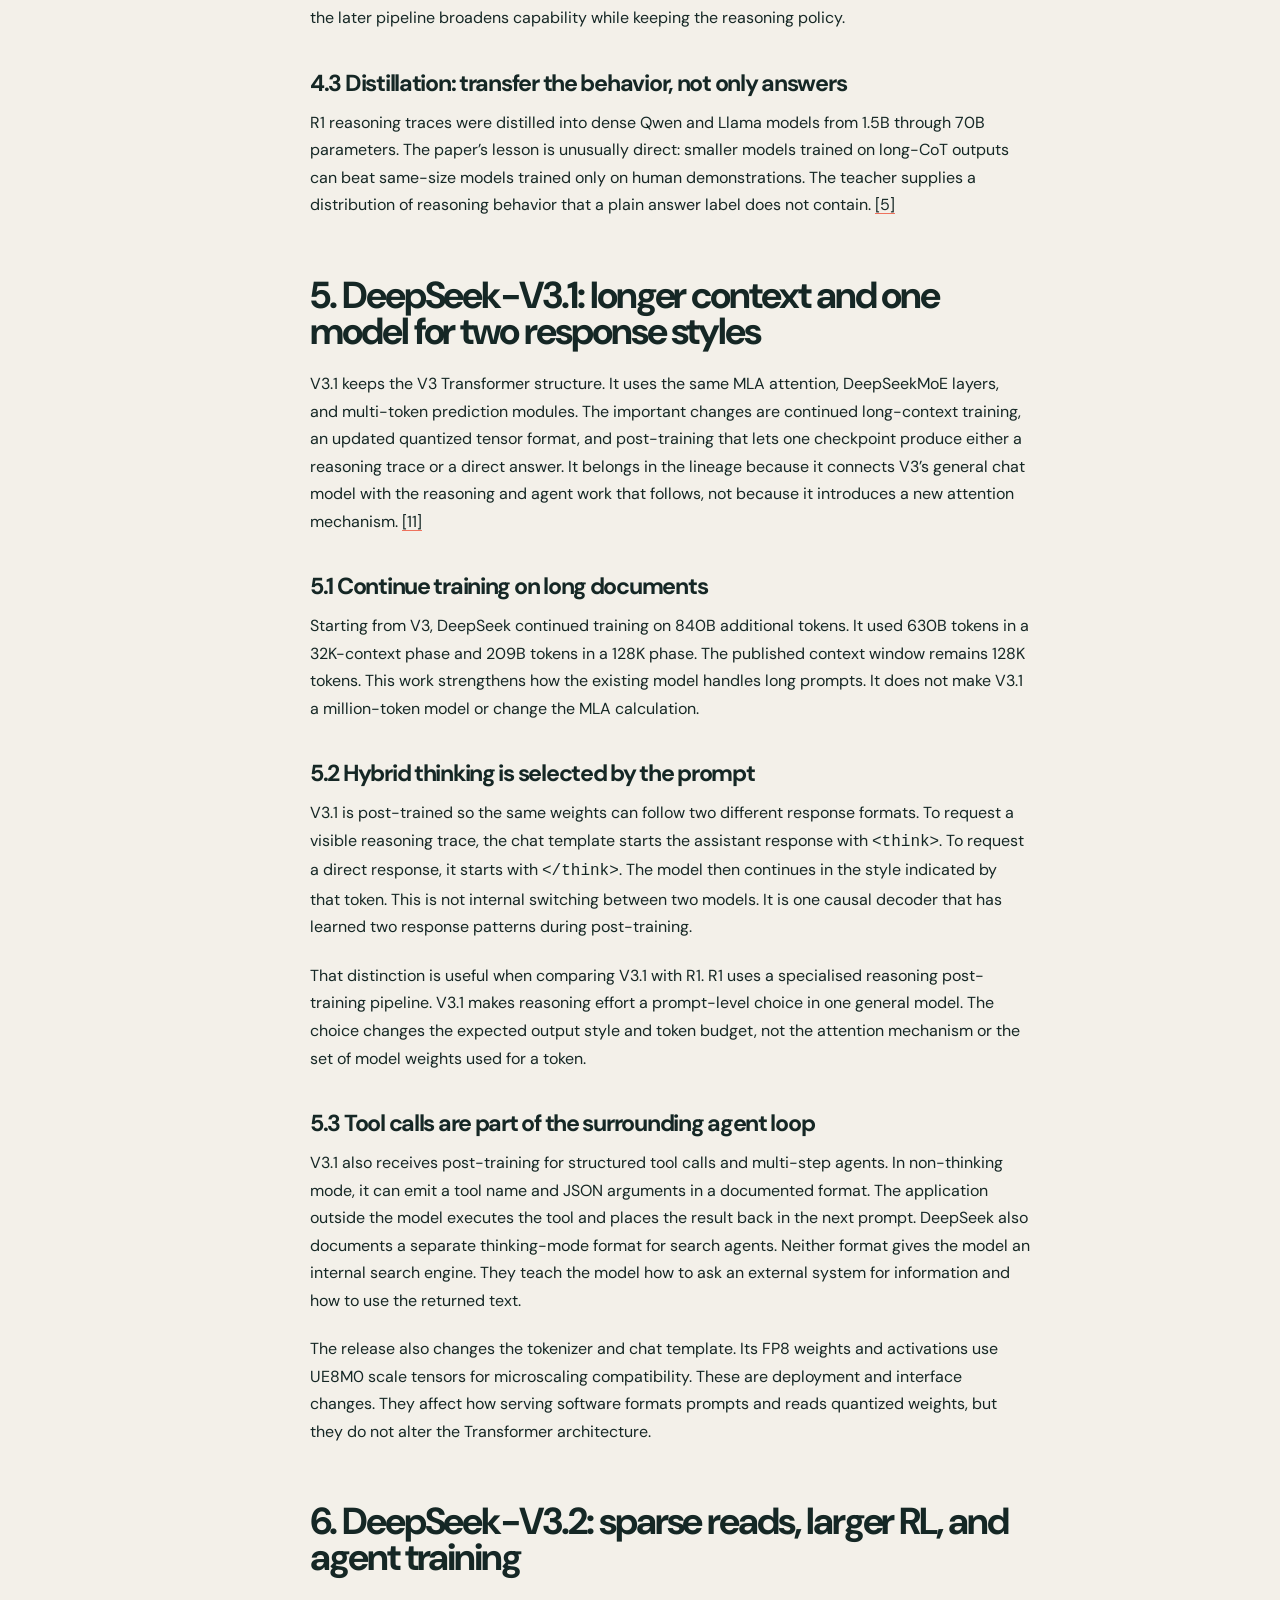
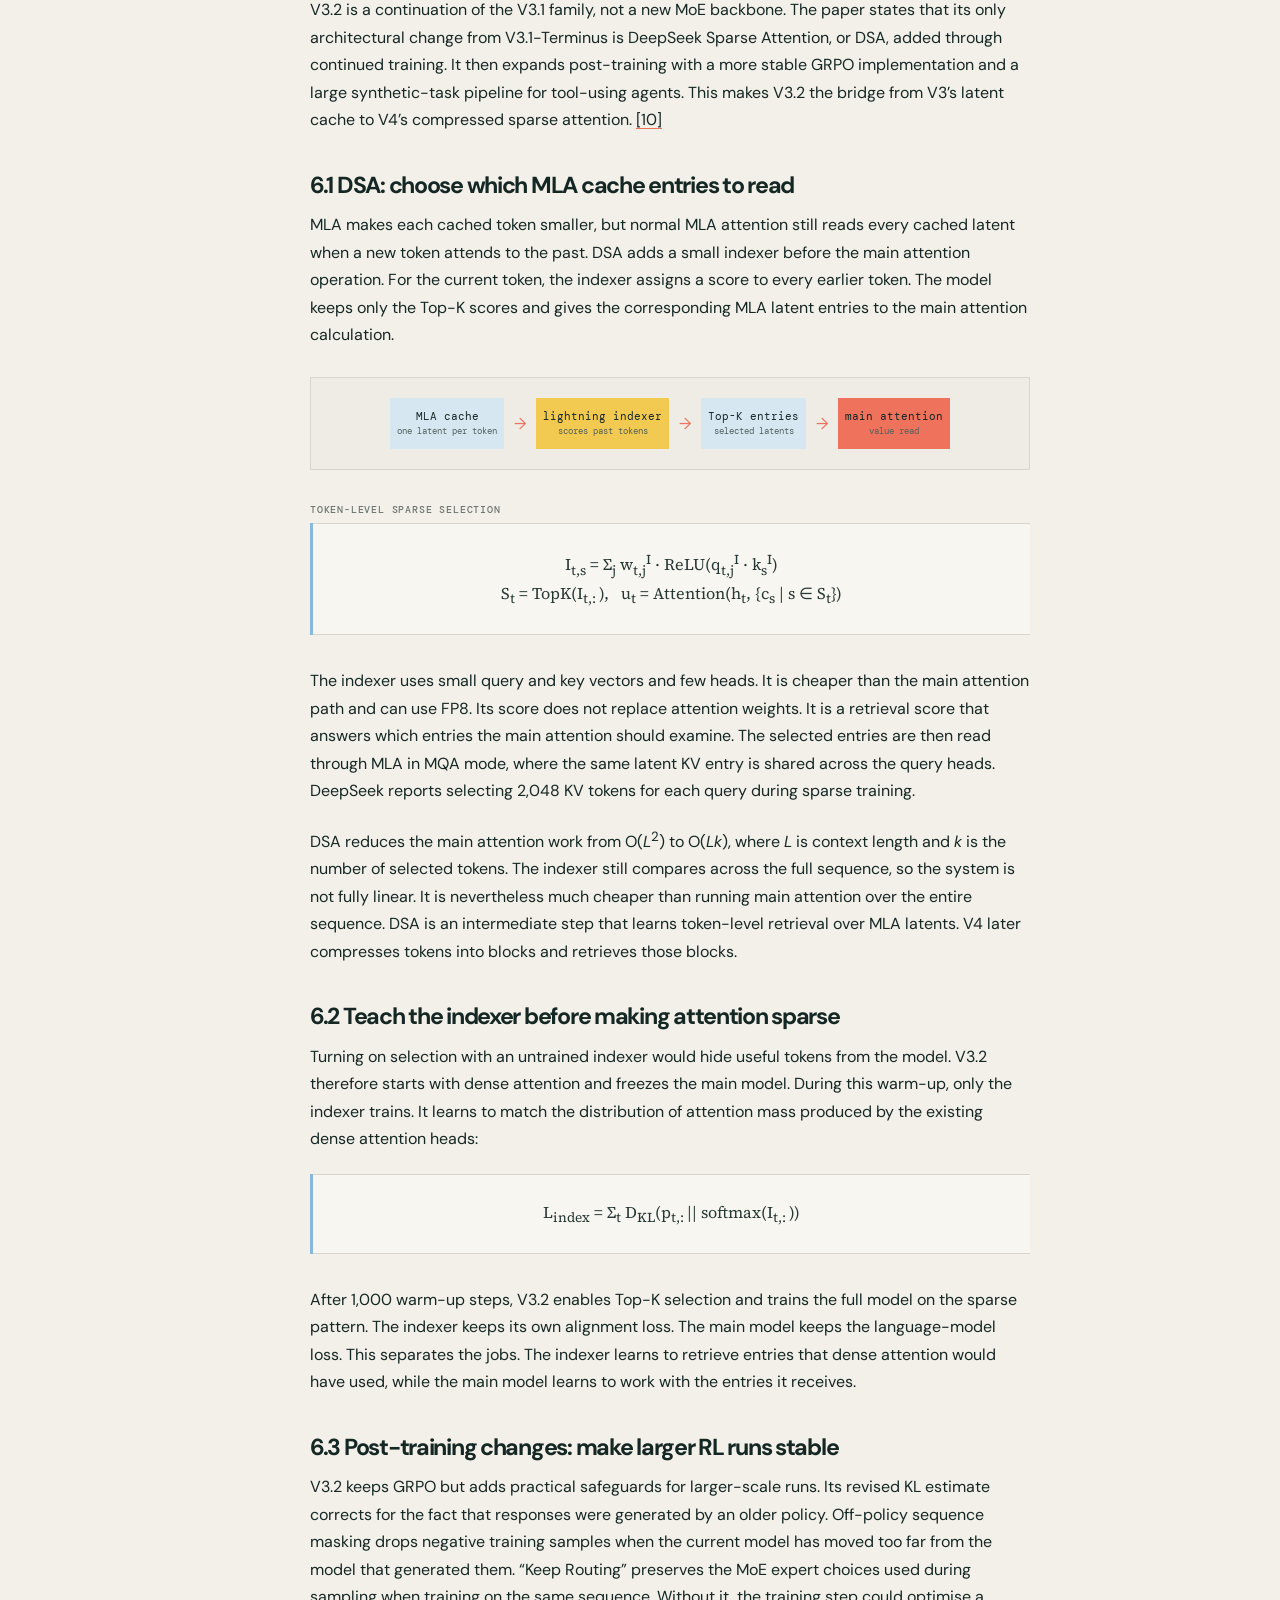
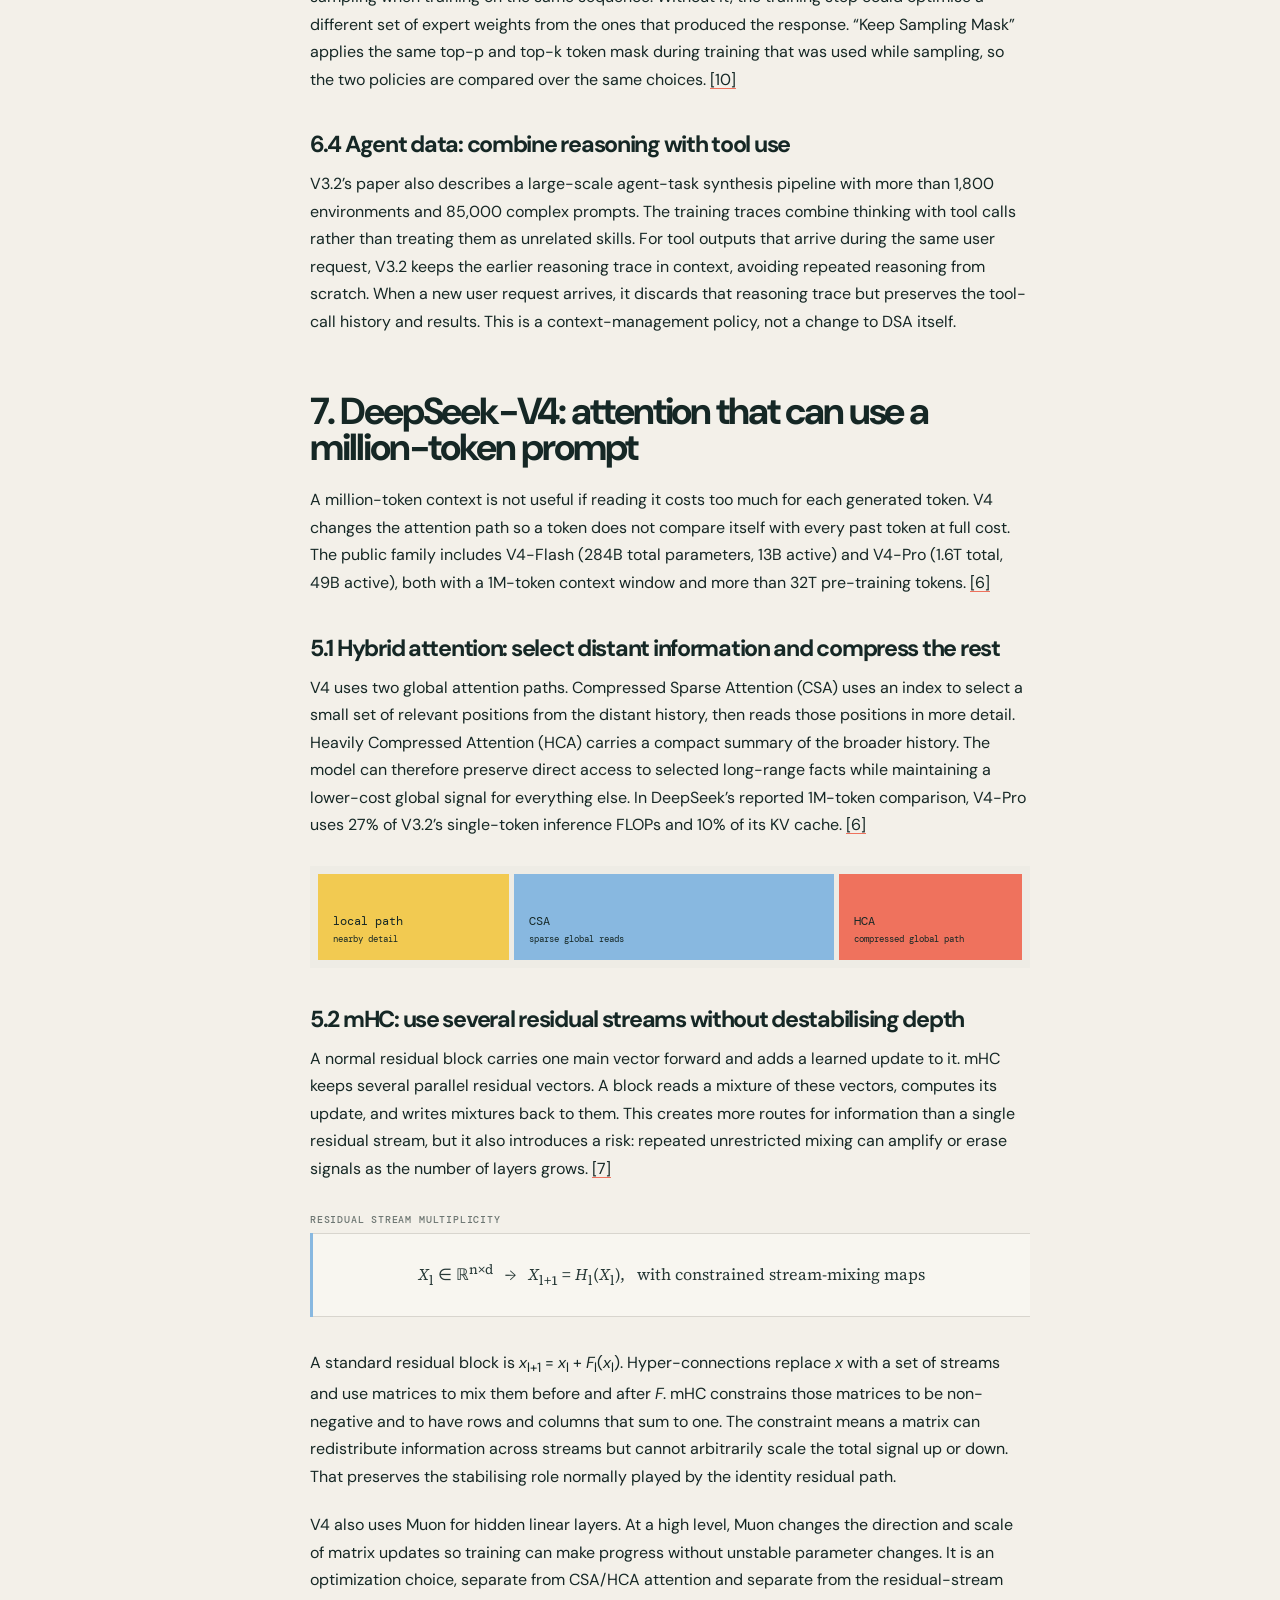
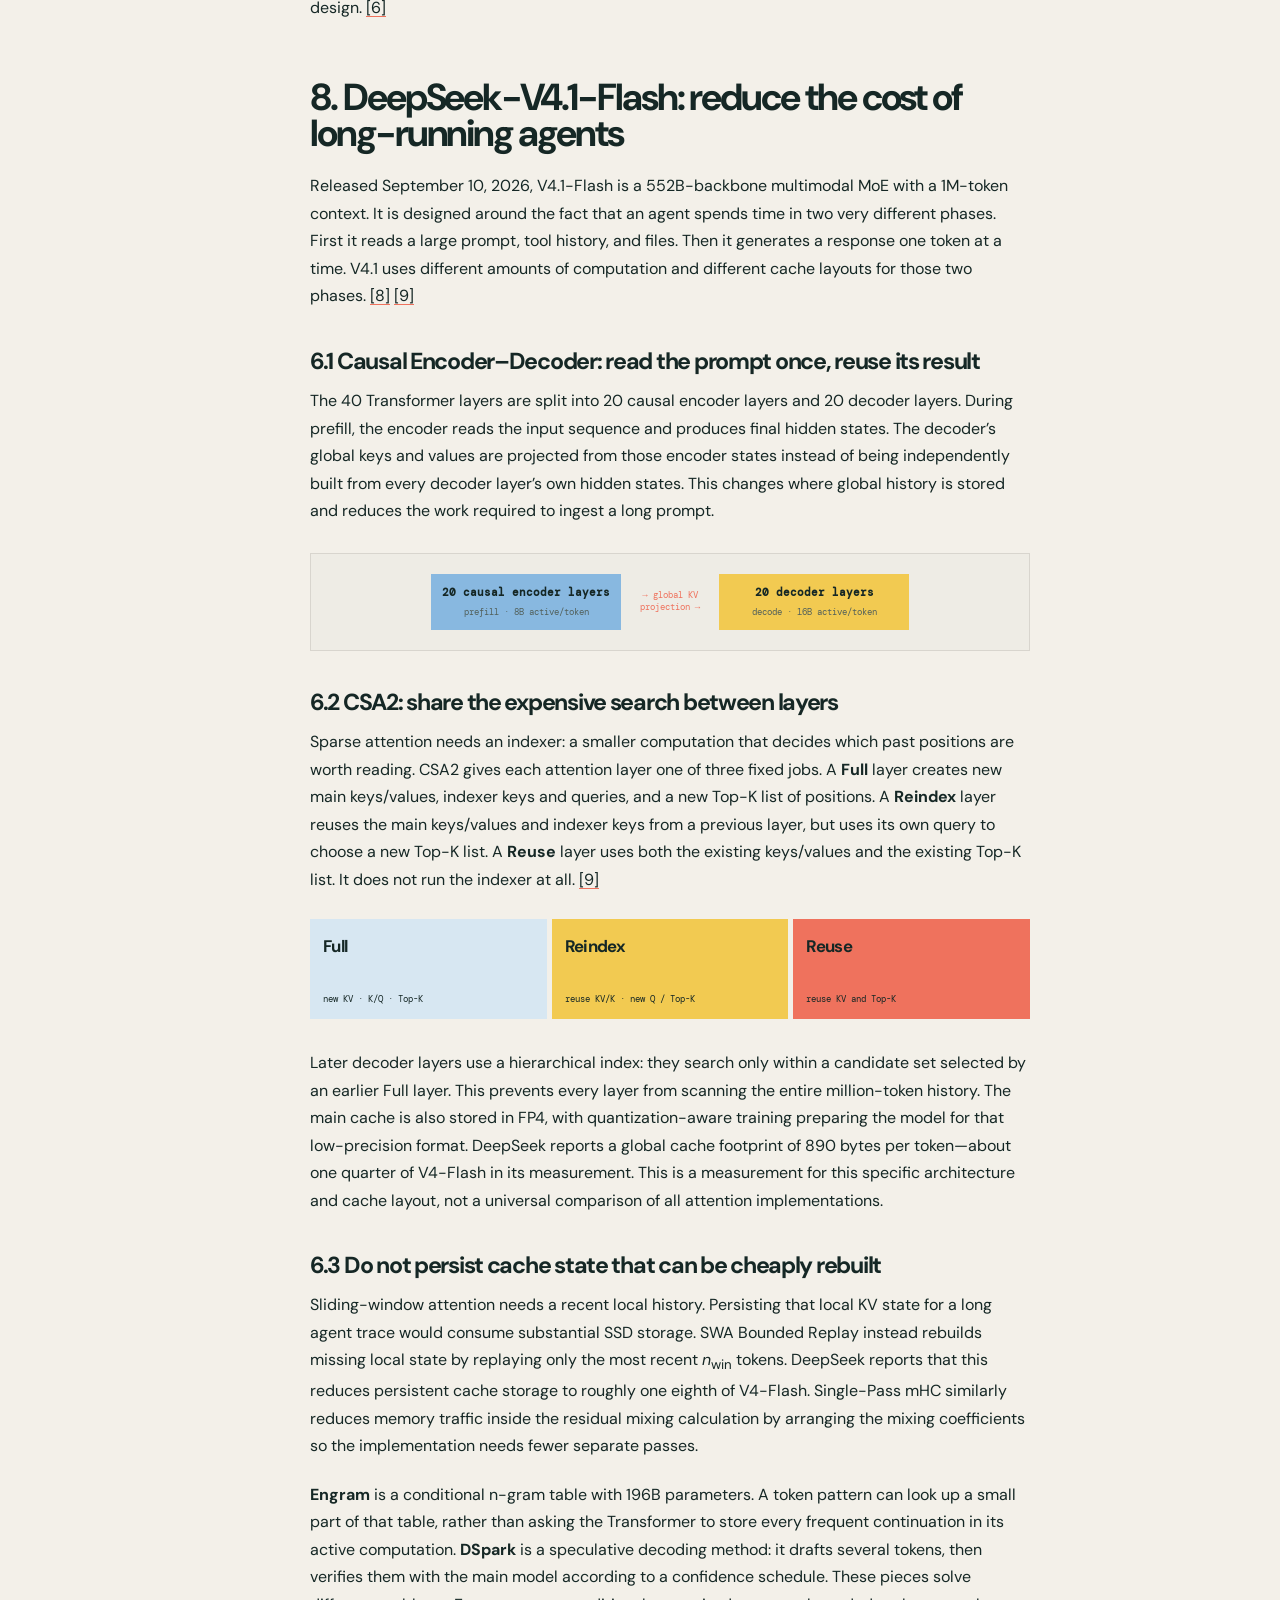
<file: llms/deepseek/index.html>
<!doctype html>
<html lang="en">
<head>
    <meta charset="UTF-8">
    <meta name="viewport" content="width=device-width,initial-scale=1.0">
    <meta name="description"
          content="A technical map of the DeepSeek architecture lineage: dense LLMs, MLA, MoE, R1, million-token V4, and V4.1-Flash.">
    <title>DeepSeek architectures — stucksam</title>
    <link rel="preconnect" href="https://fonts.googleapis.com">
    <link rel="preconnect" href="https://fonts.gstatic.com" crossorigin>
    <link href="https://fonts.googleapis.com/css2?family=DM+Mono:wght@400;500&family=DM+Sans:opsz,wght@9..40,400;9..40,500;9..40,600;9..40,700&family=Source+Serif+4:opsz,wght@8..60,500;8..60,600&display=swap"
          rel="stylesheet">
    <link rel="stylesheet" href="../../styles.css">
    <link rel="stylesheet" href="../../attention/article.css">
    <link rel="stylesheet" href="deepseek.css">
</head>
<body>
<header class="site-header article-header"><a class="wordmark" href="../../" aria-label="stucksam home"><span
        class="mark">∿</span> stucksam</a><a class="back-link" href="../">← Language models</a></header>
<main class="article deepseek-article">
    <article>
        <header class="article-hero"><p class="eyebrow"><span></span> Architecture · field guide</p>
            <p class="article-kicker">A lineage of co-designed bottlenecks.</p>
            <h1>DeepSeek<br><em>architectures</em></h1>
            <p class="article-dek">From dense language models to sparse, long-context, multimodal agent backbones—an
                architectural story about memory movement, routing, depth, and reasoning.</p>
            <div class="article-meta"><span>36 min read</span><span>Updated Sep 12, 2026</span><span>Primary sources linked</span>
            </div>
        </header>
        <div class="article-layout">
            <aside class="toc" aria-label="Table of contents"><p>ON THIS PAGE</p><a href="#paradigm">1. Paradigm</a><a
                    class="toc-sub" href="#bottlenecks">Bottlenecks</a><a href="#dense">2. V1 & VL foundations</a><a
                    class="toc-sub" href="#v1-transformer">V1 transformer</a><a class="toc-sub" href="#vl-vision">VL
                vision path</a><a
                    href="#v3">3. V2 → V3 sparse scaling</a><a class="toc-sub" href="#mla-mechanics">MLA mechanics</a><a
                    class="toc-sub" href="#moe-routing">MoE routing</a><a href="#r1">4. R1 reasoning via RL</a><a
                    class="toc-sub" href="#grpo-equation">The GRPO objective</a><a href="#v31">5. V3.1 bridge</a><a
                    href="#v32">6. V3.2 and DSA</a><a class="toc-sub" href="#dsa-v32">Sparse attention</a><a
                    href="#v4">7. Million-token V4</a><a href="#v41">8. V4.1-Flash</a><a href="#matrix">9. Technical
                matrix</a><a href="#sources">Sources</a>
            </aside>
            <div class="prose">
                <p class="lead">This guide follows what changed inside the models. It begins with the dense text and
                    vision models, then explains how later releases reduce cache memory, select expert networks, train
                    reasoning behavior, and process very long agent histories.</p>
                <div class="source-note"><strong>Scope note</strong><span>“V1” is convenient shorthand for the 2023 <em>DeepSeek LLM</em> dense family. V2 is included because it introduces MLA and DeepSeekMoE; V3 scales that recipe. R1 is a post-training methodology rather than a new Transformer backbone.</span>
                </div>

                <h2 id="paradigm">1. What changes from one generation to the next</h2>
                <p>The first DeepSeek models use the standard dense Transformer pattern. Later releases address specific
                    costs that emerge as models and context windows grow. A long prompt makes the KV cache expensive to
                    read. An MoE layer needs to choose experts without overloading a few of them. A reasoning model
                    needs a reliable way to reward good answers. A million-token agent must control both computation and
                    storage across a very long history.</p>
                <div class="roadmap" aria-label="DeepSeek architecture timeline">
                    <div><b>2023</b><strong>Dense LLM</strong><span>7B / 67B · 2T tokens</span></div>
                    <div><b>2024</b><strong>V2 → V3</strong><span>MLA · MoE · MTP</span></div>
                    <div><b>2025</b><strong>R1, V3.1, V3.2</strong><span>GRPO, hybrid thinking, DSA</span></div>
                    <div><b>2026</b><strong>V4</strong><span>CSA · mHC · 1M context</span></div>
                    <div><b>Sep ’26</b><strong>V4.1-Flash</strong><span>CED · CSA2 · 890 B/token</span></div>
                </div>
                <h3 id="bottlenecks">1.1 The costs the later models address</h3>
                <p>For each generated token, a dense decoder reads the saved attention state for all earlier tokens. In
                    MoE, each token must be sent to a small set of expert networks, and the training system must keep
                    those experts in use. In reinforcement learning, a verifier must turn a complete response into a
                    stable update. Later designs retain the normal Transformer operations where they work and change the
                    part that has become expensive.</p>
                <p class="math-label">THE BOTTLENECK MAP</p>
                <div class="bottleneck-grid">
                    <div><b>Decode bandwidth</b><span>MLA → CSA → CSA2 and low-bit cache</span></div>
                    <div><b>MoE routing</b><span>Fine-grained experts; bias-based balancing</span></div>
                    <div><b>Residual depth</b><span>mHC, then a single-pass implementation</span></div>
                    <div><b>Reasoning data</b><span>Outcome rewards and GRPO, not only demonstrations</span></div>
                    <div><b>Long-horizon agents</b><span>CED, bounded replay, conditional memory</span></div>
                </div>
                <p>“Open” does not mean each release exposes exactly the same artifacts. The papers, model cards,
                    weights, and inference references make different parts of the stack inspectable. This guide keeps
                    architecture claims tied to those first-party records rather than inferring them from benchmark
                    tables.</p>

                <h2 id="dense">2. DeepSeek LLM and DeepSeek-VL: the dense foundation</h2>
                <h3>2.1 DeepSeek LLM: a text model before the sparse models</h3>
                <p>DeepSeek LLM is the starting point for this lineage: a dense, decoder-only Transformer released in 7B
                    and 67B sizes. “Dense” means every token passes through the same attention and feed-forward weights
                    at every layer. It was trained on 2 trillion tokens, then adapted into chat models with supervised
                    fine-tuning and DPO. The release also reports a scaling study used to choose the size and data
                    budget for the 67B run. <a href="#s1">[1]</a></p>
                <div class="spec-strip">
                    <span><b>7B / 67B</b> dense models</span><span><b>2T</b> pre-training tokens</span><span><b>4K</b> context</span><span><b>SFT + DPO</b> chat alignment</span>
                </div>
                <h3 id="v1-transformer">2.1.1 The dense decoder: what one layer does</h3>
                <p>Each layer receives one vector for every input token. It first lets the vector at position <em>t</em>
                    read selected vectors from earlier positions. It then applies a separate feed-forward transformation
                    to that token alone. Both results are added back to the running token vector through residual
                    connections. Repeating this process lets later layers combine local syntax, long-range references,
                    and task-specific patterns. “Causal” simply means the token at <em>t</em> can read tokens 1 through
                    <em>t</em>, never a future token.</p>
                <p class="math-label">CAUSAL SELF-ATTENTION</p>
                <div class="equation compact-equation">Q = XW<sup>Q</sup>, &nbsp; K = XW<sup>K</sup>, &nbsp; V = XW<sup>V</sup><br><span>Attn</span>(X)
                    = softmax((QK<sup>T</sup> / √d<sub>k</sub>) + M<sub>causal</sub>)V
                </div>
                <p><em>X</em> is the current sequence of token vectors. For each token, the model creates a query, key,
                    and value. The query is compared with earlier keys; the resulting scores are converted into weights;
                    those weights combine the earlier values. The causal mask makes every future score effectively zero.
                    Multiple heads run this calculation with different projections, then the layer combines the head
                    outputs. This is not a database lookup: the model learns the projections that decide what “relevant”
                    should mean.</p>
                <div class="layer-walkthrough">
                    <div><b>1</b><strong>Attend</strong><span>read useful earlier token states</span></div>
                    <div><b>2</b><strong>Mix</strong><span>add the attention update through a residual path</span></div>
                    <div>
                        <b>3</b><strong>Transform</strong><span>apply the per-token non-linear feed-forward block</span>
                    </div>
                    <div><b>4</b><strong>Repeat</strong><span>deeper layers compose broader abstractions</span></div>
                </div>
                <p>When generating text, the model does not recompute the keys and values for all previous tokens. It
                    saves them in a <strong>KV cache</strong>. Generating the next token still requires reading that
                    saved history in every layer. With a short prompt, this is cheap. With a long prompt, moving the
                    cache from GPU memory can cost more time than the arithmetic in the layer. Later DeepSeek attention
                    designs change what is stored in this cache; this first model provides the straightforward baseline.
                </p>
                <p class="math-label">DENSE PRE-TRAINING OBJECTIVE</p>
                <div class="equation compact-equation">L<sub>NTP</sub> = − Σ<sub>t=1</sub><sup>T</sup> log p<sub>θ</sub>(x<sub>t</sub>
                    | x<sub>&lt;t</sub>)
                </div>
                <p>The loss trains the model to assign a high probability to the actual next token. Over a very large
                    corpus, that requires useful internal representations of language, code, facts, formatting, and
                    common problem structures. For a fixed training budget, adding parameters without enough data wastes
                    capacity; adding data without enough model capacity also wastes compute. DeepSeek LLM’s contribution
                    at this stage was a carefully scaled, openly reported dense run—not a new attention mechanism. <a
                            href="#s1">[1]</a></p>
                <h3>2.1.2 From base model to chat model</h3>
                <p>Pre-training teaches continuation, not necessarily helpful interaction. Supervised fine-tuning gives
                    the model examples of an instruction and a desired response. DPO then presents two responses to the
                    same prompt: one preferred and one rejected. It adjusts the model so the preferred response becomes
                    more likely than the rejected one. These stages change the model’s response distribution; they do
                    not add a new attention layer or alter the underlying dense decoder.</p>
                <div class="equation compact-equation">L<sub>DPO</sub> = −log σ(β [log π<sub>θ</sub>(y<sup>+</sup>|x) −
                    log π<sub>θ</sub>(y<sup>−</sup>|x) − reference offset])
                </div>
                <p>The reference term compares the updated model with the base model. It prevents a small preference
                    dataset from pulling the model too far away from the broad behavior learned during pre-training. The
                    result is a chat model built on the same architecture, with a different output preference.</p>
                <h3 id="vl-vision">2.2 DeepSeek-VL: make vision part of pre-training</h3>
                <p>DeepSeek-VL adds an image encoder in front of the language model. The image encoder turns pixels into
                    a grid of vectors; a projector converts those vectors into the same width used by text tokens. The
                    language model then receives one sequence containing image vectors and text vectors. It can answer a
                    question about an image because its normal attention layers can read both types of vector.
                    DeepSeek-VL uses a hybrid vision encoder with a high-resolution 1024 × 1024 path and a lower-cost
                    path for ordinary images. <a href="#s2">[2]</a></p>
                <div class="flow-diagram"><span>image<br><small>high resolution</small></span><i>→</i><span
                        class="yellow-node">3×3<br>pixel-unshuffle</span><i>→</i><span class="blue-node">vision<br>embeddings</span><i>→</i><span
                        class="coral-node">joint LM<br>sequence</span></div>
                <p>The high-resolution path must reduce the number of vectors before handing them to the language model.
                    A 3 × 3 pixel-unshuffle takes each nine-neighbour patch in a feature map and places its values in
                    the channel dimension. A feature map of height <em>H</em> and width <em>W</em> becomes <em>H</em>/3
                    by <em>W</em>/3; the channel count grows by nine. This preserves the local values while reducing the
                    number of positions by 9×. Fewer positions mean fewer visual tokens and a much smaller attention
                    cost.</p>
                <p class="math-label">VISUAL TOKENS JOIN THE TEXT STREAM</p>
                <div class="equation compact-equation">Z<sub>image</sub> = Project(VisionEncoder(PixelUnshuffle(I)))<br><span>X</span>
                    = [Z<sub>image</sub> ; Embed(x<sub>1</sub>) ; … ; Embed(x<sub>T</sub>)]
                </div>
                <p>After projection, there is no separate visual answer head. Image vectors occupy positions in the same
                    sequence as text vectors. A later attention layer can therefore connect the word “total” in a
                    question with numbers in a chart or a table in a document. The final text token is still generated
                    by the language model’s usual output head.</p>
                <div class="callout"><strong>Training choice.</strong> DeepSeek-VL introduces image/text examples during
                    multimodal pre-training instead of teaching the visual interface only after a text model is
                    finished. This gives the shared decoder time to learn how image vectors and text vectors relate
                    while retaining ordinary language training in the mix. The paper evaluates the resulting model on
                    screenshots, documents, OCR, charts, and knowledge tasks. <a href="#s2">[2]</a></div>
                <p>V4.1-Flash later makes this style of image-and-text processing part of a much larger agent model. The
                    practical constraint remains the same: a higher-resolution image is only useful if the system can
                    reduce it to a manageable number of tokens without discarding the detail needed for the task.</p>

                <h2 id="v3">3. V2 and V3: reduce memory and compute per token</h2>
                <p>V2 introduces the two structural changes that V3 later scales: Multi-Head Latent Attention for the
                    attention cache and DeepSeekMoE for the feed-forward layers. V3 keeps those two structures, then
                    changes how the experts are balanced and how the model is trained. Separating those contributions
                    matters: MLA and DeepSeekMoE are V2 inventions; V3 is the much larger implementation of that
                    direction.</p>
                <h3 id="mla-mechanics">3.1 MLA: store a smaller representation of the past</h3>
                <p>In standard attention, every layer saves keys and values for every earlier token. MLA changes the
                    saved object. Instead of writing all of those key/value vectors into the cache, it first compresses
                    the token state into a smaller vector <em>c</em><sub>t</sub><sup>KV</sup>. This smaller vector is
                    what remains in memory. When a later token needs to attend to the past, the layer uses learned
                    projections of the saved vector to perform the required key/value computation. <a href="#s3">[3]</a>
                </p>
                <p class="math-label">LOW-RANK KV COMPRESSION</p>
                <div class="equation compact-equation"><span>c</span><sub>t</sub><sup>KV</sup> =
                    W<sub>down</sub><sup>KV</sup>h<sub>t</sub> &nbsp; ; &nbsp; K<sub>t</sub><sup>C</sup>,
                    V<sub>t</sub><sup>C</sup> = W<sub>up</sub><sup>K,V</sup><span>c</span><sub>t</sub><sup>KV</sup>
                </div>
                <p>Position information needs special treatment. Rotary position embeddings rotate a vector differently
                    at each location, so they cannot be folded into one shared compressed representation without
                    changing the attention calculation. MLA therefore keeps a small position-carrying key separate from
                    the compressed content vector. The query and key each have a content part and a position part;
                    attention adds the two matching signals together.</p>
                <p>More concretely, the compressed vector is expanded into content keys and values. A separate small key
                    carries RoPE. The layer then compares a content query with content keys and a position query with
                    position keys. This preserves relative-position behavior while avoiding a full cached key/value
                    tensor for every head and past token.</p>
                <div class="equation compact-equation">q<sub>t</sub> = [q<sub>t</sub><sup>C</sup> ;
                    RoPE(q<sub>t</sub><sup>R</sup>)] &nbsp; ; &nbsp; k<sub>t</sub> =
                    [W<sub>up</sub><sup>K</sup>c<sub>t</sub><sup>KV</sup> ; RoPE(k<sub>t</sub><sup>R</sup>)]
                </div>
                <p>Some of the linear reconstruction can also be rearranged into the query-side calculation, so an
                    implementation need not materialize every reconstructed key. The core idea is simpler than the
                    algebra: keep a narrow representation in the persistent cache, and do the wider computation only
                    when the current token needs it.</p>
                <div class="compare-wrap">
                    <table>
                        <thead>
                        <tr>
                            <th>ATTENTION</th>
                            <th>WHAT IS CACHED</th>
                            <th>DECODE TRADE-OFF</th>
                        </tr>
                        </thead>
                        <tbody>
                        <tr>
                            <td>MHA</td>
                            <td>independent K/V per head</td>
                            <td>maximum flexibility, highest bandwidth</td>
                        </tr>
                        <tr>
                            <td>GQA</td>
                            <td>fewer shared K/V heads</td>
                            <td>simple middle ground</td>
                        </tr>
                        <tr>
                            <td>MLA</td>
                            <td>KV latent + decoupled positional key</td>
                            <td>compression with richer head structure</td>
                        </tr>
                        </tbody>
                    </table>
                </div>
                <h3 id="moe-routing">3.2 DeepSeekMoE: choose feed-forward weights per token</h3>
                <p>In a dense Transformer, every token runs through the same feed-forward network after attention. In an
                    MoE layer, the feed-forward network is split into many smaller networks called experts. A router
                    reads the token vector, assigns scores to experts, and sends that token to only the selected
                    experts. DeepSeekMoE also keeps shared experts that every token uses. V3 has 671B parameters in
                    total, but executes about 37B for a given token. <a href="#s4">[4]</a>
                </p>
                <div class="moe-diagram"><span class="input-node">token state</span><i>→</i><span class="router-node">router<br><small>selects experts</small></span><i>→</i>
                    <div class="expert-box"><b>shared</b><b>e₁</b><b>e₂</b><b>e₃</b><b>…</b></div>
                    <i>→</i><span class="output-node">mixed update</span></div>
                <p>Without a balancing mechanism, a router can keep selecting a few popular experts. Those experts then
                    become overloaded while other parameters receive little training. A common solution adds a second
                    loss that rewards even traffic. V3 does not add that loss to the optimization target. Instead, it
                    changes the router’s expert scores with a per-expert bias: if an expert received too much traffic,
                    its bias is lowered for the next update; if it received too little, its bias is raised. The main
                    language-model loss remains responsible for deciding which experts are useful.</p>
                <p class="math-label">SPARSE EXPERT MIXTURE</p>
                <div class="equation compact-equation"><span>y</span> = FFN<sub>shared</sub>(x) + Σ<sub>i ∈
                    TopK(x)</sub> g<sub>i</sub>(x) · FFN<sub>i</sub>(x)
                </div>
                <p>The router produces a score for every routed expert, keeps the highest-scoring <em>K</em>, and uses
                    the normalized scores <em>g</em><sub>i</sub> to mix their outputs. The shared output is added for
                    every token. “671B total / 37B active” therefore describes two different quantities: total stored
                    capacity and the computation used by one token. This is how the model can grow its parameter count
                    without paying the full dense-model compute cost on every token.</p>
                <h3>3.3 Multi-token prediction: densify the learning signal</h3>
                <p>V3 adds a multi-token prediction (MTP) module. The normal language-model loss teaches position
                    <em>t</em> to predict only the next token. MTP also asks the model to predict several later tokens
                    in order. During inference, those additional predictions can be used as a draft that the main model
                    checks. The full V3 run used 14.8T tokens and 2.788M H800 GPU-hours for complete training. <a
                            href="#s4">[4]</a></p>
                <p>Ordinary next-token prediction gives the hidden state at position <em>t</em> one direct target:
                    <em>x</em><sub>t+1</sub>. MTP adds targets for the next <em>D</em> positions while preserving a
                    causal chain between prediction depths. That asks the representation at <em>t</em> to remain useful
                    slightly farther into the future, rather than treating “next” as the only learning horizon.</p>
                <div class="equation compact-equation">L<sub>MTP</sub> = − Σ<sub>t</sub> Σ<sub>k=1</sub><sup>D</sup> log
                    p<sub>θ</sub>(x<sub>t+k</sub> | x<sub>≤t</sub>, x<sub>t+1…t+k−1</sub>)
                </div>
                <p>At serving time, the same extra prediction depths can propose a short continuation. The larger model
                    then verifies that proposal in parallel. If it agrees on several tokens, the server advances several
                    positions at once; if it disagrees, it falls back to the accepted prefix. MTP therefore links a
                    training objective to a potential decoding speedup, although the main model remains the
                    authority.</p>

                <h2 id="r1">4. DeepSeek-R1: reasoning as an optimization target</h2>
                <h3 id="grpo-equation">4.1 R1-Zero: start with rewards, not demonstrations</h3>
                <p>DeepSeek-R1-Zero applies large-scale RL directly to a base model, before supervised fine-tuning. For
                    verifiable problems, rewards can judge the outcome while leaving the route to the model. Using Group
                    Relative Policy Optimization (GRPO), a group of sampled answers provides the relative baseline,
                    avoiding a separate learned critic. <a href="#s5">[5]</a></p>
                <div class="grpo">
                    <span>prompt</span><i>→</i><span>sample a group</span><i>→</i><span>verify outcomes</span><i>→</i><span
                        class="coral-node">relative advantage<br>updates policy</span></div>
                <p>For a prompt <em>q</em>, GRPO samples a group of outputs
                    <em>o</em><sub>1</sub>…<em>o</em><sub>G</sub> from the old policy. A verifier supplies rewards
                    <em>r</em><sub>i</sub>—for example, whether a mathematical answer is correct or a program passes
                    tests. Each result is judged relative to its peers in the same group:</p>
                <p class="math-label">GROUP-RELATIVE ADVANTAGE</p>
                <div class="equation compact-equation"><span>A</span><sub>i</sub> = (r<sub>i</sub> −
                    mean(r<sub>1…G</sub>)) / (std(r<sub>1…G</sub>) + ε)
                </div>
                <p>A correct completion in a mostly incorrect group receives a positive advantage; a weak completion in
                    a strong group receives a negative one. This replaces the learned value network used by many
                    actor-critic methods with a within-group baseline. It is especially practical when the reward is
                    cheap and reliable but step-by-step human reasoning labels are not.</p>
                <p class="math-label">SIMPLIFIED GRPO UPDATE</p>
                <div class="equation compact-equation">max<sub>θ</sub> E[ min(ρ<sub>i</sub>A<sub>i</sub>,
                    clip(ρ<sub>i</sub>, 1−ε, 1+ε)A<sub>i</sub>) − βD<sub>KL</sub>(π<sub>θ</sub> || π<sub>ref</sub>)
                    ]<br><small>ρ<sub>i</sub> = π<sub>θ</sub>(o<sub>i</sub>|q) /
                        π<sub>old</sub>(o<sub>i</sub>|q)</small></div>
                <p>The ratio <em>ρ</em> asks how much more or less likely the updated policy makes an already sampled
                    output. Clipping prevents a single update from changing that probability too aggressively. The KL
                    term anchors the policy to a reference model so reward hacking does not immediately erase useful
                    language behavior. This is the optimization machinery behind the headline “RL without SFT,” not a
                    claim that the model somehow learns without supervision: the verifier is still a crucial source of
                    signal.</p>
                <p>The important reported behavior is extended chains of thought, reflection, answer checking, and
                    changing strategy without human-written reasoning traces. But pure RL also created language mixing,
                    readability issues, and repetitive loops. Emergence is not the same as a finished user
                    experience.</p>
                <h3>4.2 R1: cold start, RL, and consolidation</h3>
                <p>DeepSeek-R1 starts from a small, curated cold-start set with readable chain-of-thought formatting. It
                    then alternates supervised stages, GRPO reasoning training, rejection sampling, and a final
                    all-scenarios RL phase. R1 is not “R1-Zero plus more RL”; the cold start controls format and the
                    later pipeline broadens capability while keeping the reasoning policy.</p>
                <h3>4.3 Distillation: transfer the behavior, not only answers</h3>
                <p>R1 reasoning traces were distilled into dense Qwen and Llama models from 1.5B through 70B parameters.
                    The paper’s lesson is unusually direct: smaller models trained on long-CoT outputs can beat
                    same-size models trained only on human demonstrations. The teacher supplies a distribution of
                    reasoning behavior that a plain answer label does not contain. <a href="#s5">[5]</a></p>

                <h2 id="v31">5. DeepSeek-V3.1: longer context and one model for two response styles</h2>
                <p>V3.1 keeps the V3 Transformer structure. It uses the same MLA attention, DeepSeekMoE layers, and
                    multi-token prediction modules. The important changes are continued long-context training, an
                    updated quantized tensor format, and post-training that lets one checkpoint produce either a
                    reasoning trace or a direct answer. It belongs in the lineage because it connects V3’s general chat
                    model with the reasoning and agent work that follows, not because it introduces a new attention
                    mechanism. <a href="#s11">[11]</a></p>
                <h3>5.1 Continue training on long documents</h3>
                <p>Starting from V3, DeepSeek continued training on 840B additional tokens. It used 630B tokens in a
                    32K-context phase and 209B tokens in a 128K phase. The published context window remains 128K tokens.
                    This work strengthens how the existing model handles long prompts. It does not make V3.1 a
                    million-token model or change the MLA calculation.</p>
                <h3>5.2 Hybrid thinking is selected by the prompt</h3>
                <p>V3.1 is post-trained so the same weights can follow two different response formats. To request a
                    visible reasoning trace, the chat template starts the assistant response with
                    <code>&lt;think&gt;</code>. To request a direct response, it starts with <code>&lt;/think&gt;</code>.
                    The model then continues in the style indicated by that token. This is not internal switching
                    between two models. It is one causal decoder that has learned two response patterns during
                    post-training.</p>
                <p>That distinction is useful when comparing V3.1 with R1. R1 uses a specialised reasoning post-training
                    pipeline. V3.1 makes reasoning effort a prompt-level choice in one general model. The choice changes
                    the expected output style and token budget, not the attention mechanism or the set of model weights
                    used for a token.</p>
                <h3>5.3 Tool calls are part of the surrounding agent loop</h3>
                <p>V3.1 also receives post-training for structured tool calls and multi-step agents. In non-thinking
                    mode, it can emit a tool name and JSON arguments in a documented format. The application outside the
                    model executes the tool and places the result back in the next prompt. DeepSeek also documents a
                    separate thinking-mode format for search agents. Neither format gives the model an internal search
                    engine. They teach the model how to ask an external system for information and how to use the
                    returned text.</p>
                <p>The release also changes the tokenizer and chat template. Its FP8 weights and activations use UE8M0
                    scale tensors for microscaling compatibility. These are deployment and interface changes. They
                    affect how serving software formats prompts and reads quantized weights, but they do not alter the
                    Transformer architecture.</p>

                <h2 id="v32">6. DeepSeek-V3.2: sparse reads, larger RL, and agent training</h2>
                <p>V3.2 is a continuation of the V3.1 family, not a new MoE backbone. The paper states that its only
                    architectural change from V3.1-Terminus is DeepSeek Sparse Attention, or DSA, added through
                    continued training. It then expands post-training with a more stable GRPO implementation and a large
                    synthetic-task pipeline for tool-using agents. This makes V3.2 the bridge from V3’s latent cache to
                    V4’s compressed sparse attention. <a href="#s10">[10]</a></p>
                <h3 id="dsa-v32">6.1 DSA: choose which MLA cache entries to read</h3>
                <p>MLA makes each cached token smaller, but normal MLA attention still reads every cached latent when a
                    new token attends to the past. DSA adds a small indexer before the main attention operation. For the
                    current token, the indexer assigns a score to every earlier token. The model keeps only the Top-K
                    scores and gives the corresponding MLA latent entries to the main attention calculation.</p>
                <div class="flow-diagram"><span>MLA cache<br><small>one latent per token</small></span><i>→</i><span
                        class="yellow-node">lightning indexer<br><small>scores past tokens</small></span><i>→</i><span
                        class="blue-node">Top-K entries<br><small>selected latents</small></span><i>→</i><span
                        class="coral-node">main attention<br><small>value read</small></span></div>
                <p class="math-label">TOKEN-LEVEL SPARSE SELECTION</p>
                <div class="equation compact-equation">I<sub>t,s</sub> = Σ<sub>j</sub> w<sub>t,j</sub><sup>I</sup> ·
                    ReLU(q<sub>t,j</sub><sup>I</sup> · k<sub>s</sub><sup>I</sup>)<br>S<sub>t</sub> =
                    TopK(I<sub>t,: </sub>), &nbsp; u<sub>t</sub> = Attention(h<sub>t</sub>, {c<sub>s</sub> | s ∈
                    S<sub>t</sub>})
                </div>
                <p>The indexer uses small query and key vectors and few heads. It is cheaper than the main attention
                    path and can use FP8. Its score does not replace attention weights. It is a retrieval score that
                    answers which entries the main attention should examine. The selected entries are then read through
                    MLA in MQA mode, where the same latent KV entry is shared across the query heads. DeepSeek reports
                    selecting 2,048 KV tokens for each query during sparse training.</p>
                <p>DSA reduces the main attention work from O(<em>L</em><sup>2</sup>) to O(<em>Lk</em>), where
                    <em>L</em> is context length and <em>k</em> is the number of selected tokens. The indexer still
                    compares across the full sequence, so the system is not fully linear. It is nevertheless much
                    cheaper than running main attention over the entire sequence. DSA is an intermediate step that
                    learns token-level retrieval over MLA latents. V4 later compresses tokens into blocks and retrieves
                    those blocks.</p>
                <h3>6.2 Teach the indexer before making attention sparse</h3>
                <p>Turning on selection with an untrained indexer would hide useful tokens from the model. V3.2
                    therefore starts with dense attention and freezes the main model. During this warm-up, only the
                    indexer trains. It learns to match the distribution of attention mass produced by the existing dense
                    attention heads:</p>
                <div class="equation compact-equation">L<sub>index</sub> = Σ<sub>t</sub> D<sub>KL</sub>(p<sub>t,: </sub>
                    || softmax(I<sub>t,: </sub>))
                </div>
                <p>After 1,000 warm-up steps, V3.2 enables Top-K selection and trains the full model on the sparse
                    pattern. The indexer keeps its own alignment loss. The main model keeps the language-model loss.
                    This separates the jobs. The indexer learns to retrieve entries that dense attention would have
                    used, while the main model learns to work with the entries it receives.</p>
                <h3>6.3 Post-training changes: make larger RL runs stable</h3>
                <p>V3.2 keeps GRPO but adds practical safeguards for larger-scale runs. Its revised KL estimate corrects
                    for the fact that responses were generated by an older policy. Off-policy sequence masking drops
                    negative training samples when the current model has moved too far from the model that generated
                    them. “Keep Routing” preserves the MoE expert choices used during sampling when training on the same
                    sequence. Without it, the training step could optimise a different set of expert weights from the
                    ones that produced the response. “Keep Sampling Mask” applies the same top-p and top-k token mask
                    during training that was used while sampling, so the two policies are compared over the same
                    choices. <a href="#s10">[10]</a></p>
                <h3>6.4 Agent data: combine reasoning with tool use</h3>
                <p>V3.2’s paper also describes a large-scale agent-task synthesis pipeline with more than 1,800
                    environments and 85,000 complex prompts. The training traces combine thinking with tool calls rather
                    than treating them as unrelated skills. For tool outputs that arrive during the same user request,
                    V3.2 keeps the earlier reasoning trace in context, avoiding repeated reasoning from scratch. When a
                    new user request arrives, it discards that reasoning trace but preserves the tool-call history and
                    results. This is a context-management policy, not a change to DSA itself.</p>

                <h2 id="v4">7. DeepSeek-V4: attention that can use a million-token prompt</h2>
                <p>A million-token context is not useful if reading it costs too much for each generated token. V4
                    changes the attention path so a token does not compare itself with every past token at full cost.
                    The public family includes V4-Flash (284B total parameters, 13B active) and V4-Pro (1.6T total, 49B
                    active), both with a 1M-token context window and more than 32T pre-training tokens. <a href="#s6">[6]</a>
                </p>
                <h3>5.1 Hybrid attention: select distant information and compress the rest</h3>
                <p>V4 uses two global attention paths. Compressed Sparse Attention (CSA) uses an index to select a small
                    set of relevant positions from the distant history, then reads those positions in more detail.
                    Heavily Compressed Attention (HCA) carries a compact summary of the broader history. The model can
                    therefore preserve direct access to selected long-range facts while maintaining a lower-cost global
                    signal for everything else. In DeepSeek’s reported 1M-token comparison, V4-Pro uses 27% of V3.2’s
                    single-token inference FLOPs and 10% of its KV cache. <a href="#s6">[6]</a></p>
                <div class="attention-bands"><span class="local">local path<br><small>nearby detail</small></span><span
                        class="global">CSA<br><small>sparse global reads</small></span><span
                        class="compressed">HCA<br><small>compressed global path</small></span></div>
                <h3>5.2 mHC: use several residual streams without destabilising depth</h3>
                <p>A normal residual block carries one main vector forward and adds a learned update to it. mHC keeps
                    several parallel residual vectors. A block reads a mixture of these vectors, computes its update,
                    and writes mixtures back to them. This creates more routes for information than a single residual
                    stream, but it also introduces a risk: repeated unrestricted mixing can amplify or erase signals as
                    the number of layers grows. <a href="#s7">[7]</a></p>
                <p class="math-label">RESIDUAL STREAM MULTIPLICITY</p>
                <div class="equation compact-equation"><span>X</span><sub>l</sub> ∈ ℝ<sup>n×d</sup> &nbsp; → &nbsp;
                    <span>X</span><sub>l+1</sub> = <span>H</span><sub>l</sub>(<span>X</span><sub>l</sub>), &nbsp; with
                    constrained stream-mixing maps
                </div>
                <p>A standard residual block is <em>x</em><sub>l+1</sub> = <em>x</em><sub>l</sub> +
                    <em>F</em><sub>l</sub>(<em>x</em><sub>l</sub>). Hyper-connections replace <em>x</em> with a set of
                    streams and use matrices to mix them before and after <em>F</em>. mHC constrains those matrices to
                    be non-negative and to have rows and columns that sum to one. The constraint means a matrix can
                    redistribute information across streams but cannot arbitrarily scale the total signal up or down.
                    That preserves the stabilising role normally played by the identity residual path.</p>
                <p>V4 also uses Muon for hidden linear layers. At a high level, Muon changes the direction and scale of
                    matrix updates so training can make progress without unstable parameter changes. It is an
                    optimization choice, separate from CSA/HCA attention and separate from the residual-stream design.
                    <a href="#s6">[6]</a></p>

                <h2 id="v41">8. DeepSeek-V4.1-Flash: reduce the cost of long-running agents</h2>
                <p>Released September 10, 2026, V4.1-Flash is a 552B-backbone multimodal MoE with a 1M-token context. It
                    is designed around the fact that an agent spends time in two very different phases. First it reads a
                    large prompt, tool history, and files. Then it generates a response one token at a time. V4.1 uses
                    different amounts of computation and different cache layouts for those two phases. <a
                            href="#s8">[8]</a> <a href="#s9">[9]</a></p>
                <h3>6.1 Causal Encoder–Decoder: read the prompt once, reuse its result</h3>
                <p>The 40 Transformer layers are split into 20 causal encoder layers and 20 decoder layers. During
                    prefill, the encoder reads the input sequence and produces final hidden states. The decoder’s global
                    keys and values are projected from those encoder states instead of being independently built from
                    every decoder layer’s own hidden states. This changes where global history is stored and reduces the
                    work required to ingest a long prompt.</p>
                <div class="ced">
                    <div><b>20 causal encoder layers</b><span>prefill · 8B active/token</span></div>
                    <i>→ global KV projection →</i>
                    <div><b>20 decoder layers</b><span>decode · 16B active/token</span></div>
                </div>
                <h3>6.2 CSA2: share the expensive search between layers</h3>
                <p>Sparse attention needs an indexer: a smaller computation that decides which past positions are worth
                    reading. CSA2 gives each attention layer one of three fixed jobs. A <strong>Full</strong> layer
                    creates new main keys/values, indexer keys and queries, and a new Top-K list of positions. A
                    <strong>Reindex</strong> layer reuses the main keys/values and indexer keys from a previous layer,
                    but uses its own query to choose a new Top-K list. A <strong>Reuse</strong> layer uses both the
                    existing keys/values and the existing Top-K list. It does not run the indexer at all. <a href="#s9">[9]</a>
                </p>
                <div class="mode-grid">
                    <div><b>Full</b><span>new KV · K/Q · Top-K</span></div>
                    <div><b>Reindex</b><span>reuse KV/K · new Q / Top-K</span></div>
                    <div><b>Reuse</b><span>reuse KV and Top-K</span></div>
                </div>
                <p>Later decoder layers use a hierarchical index: they search only within a candidate set selected by an
                    earlier Full layer. This prevents every layer from scanning the entire million-token history. The
                    main cache is also stored in FP4, with quantization-aware training preparing the model for that
                    low-precision format. DeepSeek reports a global cache footprint of 890 bytes per token—about one
                    quarter of V4-Flash in its measurement. This is a measurement for this specific architecture and
                    cache layout, not a universal comparison of all attention implementations.</p>
                <h3>6.3 Do not persist cache state that can be cheaply rebuilt</h3>
                <p>Sliding-window attention needs a recent local history. Persisting that local KV state for a long
                    agent trace would consume substantial SSD storage. SWA Bounded Replay instead rebuilds missing local
                    state by replaying only the most recent <em>n</em><sub>win</sub> tokens. DeepSeek reports that this
                    reduces persistent cache storage to roughly one eighth of V4-Flash. Single-Pass mHC similarly
                    reduces memory traffic inside the residual mixing calculation by arranging the mixing coefficients
                    so the implementation needs fewer separate passes.</p>
                <p><strong>Engram</strong> is a conditional n-gram table with 196B parameters. A token pattern can look
                    up a small part of that table, rather than asking the Transformer to store every frequent
                    continuation in its active computation. <strong>DSpark</strong> is a speculative decoding method: it
                    drafts several tokens, then verifies them with the main model according to a confidence schedule.
                    These pieces solve different problems: Engram stores conditional memorized patterns; bounded replay
                    controls persistent cache size; DSpark reduces the number of full decode steps. <a
                            href="#s9">[9]</a></p>
                <h3>6.4 Post-training: make thought length a runtime dial</h3>
                <p>V4.1-Flash uses SFT, reinforcement learning, and on-policy distillation, with synthetic agent tasks
                    and environments used to create more training situations. Its public interface exposes integer
                    reasoning effort from 1 to 100. A larger setting gives the model a larger thinking budget; it can
                    also increase latency and generated-token cost. The right setting depends on whether a task benefits
                    from additional verification and planning. <a href="#s9">[9]</a>
                </p>

                <h2 id="matrix">9. Comparative technical matrix</h2>
                <div class="compare-wrap matrix">
                    <table>
                        <thead>
                        <tr>
                            <th>FAMILY</th>
                            <th>PARAMETERS</th>
                            <th>ATTENTION / MEMORY</th>
                            <th>CONTEXT</th>
                            <th>PRIMARY SOLUTION</th>
                        </tr>
                        </thead>
                        <tbody>
                        <tr>
                            <td><strong>DeepSeek LLM</strong><br><small>2023</small></td>
                            <td>7B / 67B dense</td>
                            <td>MHA</td>
                            <td>4K</td>
                            <td>open dense scaling baseline</td>
                        </tr>
                        <tr>
                            <td><strong>V2 → V3</strong><br><small>2024</small></td>
                            <td>671B / 37B active (V3)</td>
                            <td>MLA + DeepSeekMoE</td>
                            <td>128K (V3)</td>
                            <td>KV bandwidth and expert balance</td>
                        </tr>
                        <tr>
                            <td><strong>R1</strong><br><small>2025</small></td>
                            <td>671B / 37B active</td>
                            <td>V3 backbone; GRPO post-training</td>
                            <td>long reasoning output</td>
                            <td>reasoning policy and distillation</td>
                        </tr>
                        <tr>
                            <td><strong>V3.1</strong><br><small>2025</small></td>
                            <td>671B / 37B active</td>
                            <td>V3 MLA, MoE, and MTP unchanged</td>
                            <td>128K</td>
                            <td>long-context continuation, hybrid thinking, and tool formats</td>
                        </tr>
                        <tr>
                            <td><strong>V3.2</strong><br><small>2025</small></td>
                            <td>V3.1 continuation</td>
                            <td>MLA + DSA token selection</td>
                            <td>128K</td>
                            <td>sparse long-context reads and agentic RL</td>
                        </tr>
                        <tr>
                            <td><strong>V4-Flash / Pro</strong><br><small>2026</small></td>
                            <td>284B / 13B; 1.6T / 49B</td>
                            <td>CSA + HCA + mHC</td>
                            <td>1M</td>
                            <td>global attention and deep stability</td>
                        </tr>
                        <tr>
                            <td><strong>V4.1-Flash</strong><br><small>Sep 2026</small></td>
                            <td>552B; 8B prefill / 16B decode active</td>
                            <td>CED + CSA2 + bounded replay</td>
                            <td>1M</td>
                            <td>agent prefill cost and persistent KV</td>
                        </tr>
                        </tbody>
                    </table>
                </div>
                <div class="callout"><strong>Selection heuristic.</strong> Use a dense model when simplicity, hardware
                    fit, or short context dominates. Choose V3-style MLA/MoE where serving memory and active compute
                    bind. Use R1-style reasoning or distillation when the task has reliable verification. For very long,
                    tool-heavy traces, V4 and V4.1’s context and cache design matter more than a headline parameter
                    count; set reasoning effort to the smallest budget that reliably clears the task.
                </div>
                <hr>
                <section class="sources" id="sources"><strong>Primary sources</strong>
                    <ol>
                        <li id="s1"><a href="https://arxiv.org/abs/2401.02954">DeepSeek LLM: Scaling Open-Source
                            Language Models with Longtermism</a> (2024).
                        </li>
                        <li id="s2"><a href="https://arxiv.org/abs/2403.05525">DeepSeek-VL: Towards Real-World
                            Vision-Language Understanding</a> (2024).
                        </li>
                        <li id="s3"><a href="https://arxiv.org/abs/2405.04434">DeepSeek-V2: A Strong, Economical, and
                            Efficient Mixture-of-Experts Language Model</a> (2024).
                        </li>
                        <li id="s4"><a href="https://arxiv.org/abs/2412.19437">DeepSeek-V3 Technical Report</a> (2024).
                        </li>
                        <li id="s5"><a href="https://arxiv.org/abs/2501.12948">DeepSeek-R1: Incentivizing Reasoning
                            Capability in LLMs via Reinforcement Learning</a> (2025).
                        </li>
                        <li id="s6"><a href="https://arxiv.org/abs/2512.02556">DeepSeek-V3.2: Pushing the Frontier of
                            Open Large Language Models</a> (2025).
                        </li>
                        <li id="s7"><a href="https://huggingface.co/deepseek-ai/DeepSeek-V3.1">DeepSeek-V3.1 model
                            card</a> (2025).
                        </li>
                        <li id="s8"><a href="https://arxiv.org/abs/2512.24880">mHC: Manifold-Constrained
                            Hyper-Connections</a> (2025).
                        </li>
                        <li id="s9"><a href="https://arxiv.org/abs/2606.19348">DeepSeek-V4: Towards Highly Efficient
                            Million-Token Context Intelligence</a> (2026).
                        </li>

                        <li id="s10"><a href="https://deepseek.com/en/news/deepseek-v4-1-flash/">DeepSeek release
                            announcement: V4.1-Flash</a> (September 10, 2026).
                        </li>
                        <li id="s11"><a href="https://huggingface.co/deepseek-ai/DeepSeek-V4.1-Flash">DeepSeek-V4.1-Flash:
                            Pushing the Limits of KV Cache Compression</a> (official model card and technical report,
                            2026).
                        </li>
                    </ol>
                </section>
            </div>
        </div>
    </article>
</main>
<footer><a class="wordmark" href="../../"><span class="mark">∿</span> stucksam</a>
    <p>Notes on learning machines, in public.</p><span>© 2026</span></footer>
</body>
</html>
</file>
<file: styles.css>
:root {
    --ink: #152725;
    --paper: #f3f0e9;
    --muted: #6d7672;
    --line: #d8d5ce;
    --coral: #ef725d;
    --blue: #88b8e0;
    --yellow: #f2ca51;
}

* {
    box-sizing: border-box;
}

html {
    scroll-behavior: smooth;
}

body {
    margin: 0;
    color: var(--ink);
    background: var(--paper);
    font-family: "DM Sans", Arial, sans-serif;
}

.grid-glow {
    position: absolute;
    z-index: -1;
    top: 0;
    left: 0;
    width: 100%;
    height: 590px;
    opacity: .48;
    background: radial-gradient(circle at 80% 18%, rgba(136, 184, 224, .43), transparent 21rem), radial-gradient(circle at 13% 15%, rgba(242, 202, 81, .36), transparent 17rem), linear-gradient(rgba(21, 39, 37, .045) 1px, transparent 1px), linear-gradient(90deg, rgba(21, 39, 37, .045) 1px, transparent 1px);
    background-size: auto, auto, 42px 42px, 42px 42px;
    mask-image: linear-gradient(to bottom, #000 30%, transparent 92%);
}

.site-header, main, footer {
    width: min(1180px, calc(100% - 48px));
    margin: auto;
}

.site-header {
    height: 90px;
    display: flex;
    align-items: center;
    justify-content: space-between;
    border-bottom: 1px solid rgba(21, 39, 37, .13);
}

.wordmark {
    text-decoration: none;
    color: var(--ink);
    font-weight: 700;
    letter-spacing: -.05em;
    font-size: 1.13rem;
}

.mark {
    color: var(--coral);
    font-size: 1.7rem;
    vertical-align: -.13em;
    margin-right: 4px;
}

nav {
    display: flex;
    gap: 28px;
    margin-left: 95px;
}

nav a, .github-link {
    text-decoration: none;
    color: var(--ink);
    font-size: .85rem;
    font-weight: 500;
}

nav a:hover, .github-link:hover {
    color: var(--coral);
}

.github-link span {
    color: var(--coral);
    margin-left: 3px;
}

.hero {
    min-height: 504px;
    padding: 91px 0 40px;
    position: relative;
}

.eyebrow {
    text-transform: uppercase;
    font-family: "DM Mono", monospace;
    letter-spacing: .07em;
    font-size: .68rem;
    font-weight: 500;
    margin: 0 0 20px;
}

.eyebrow span {
    display: inline-block;
    height: 8px;
    width: 8px;
    border-radius: 50%;
    background: var(--coral);
    margin-right: 9px;
}

h1, h2, h3, p {
    margin-top: 0;
}

h1, h2, h3 {
    letter-spacing: -.055em;
    line-height: .96;
}

h1 {
    font-size: clamp(3.5rem, 7vw, 6.5rem);
    margin-bottom: 26px;
    max-width: 850px;
}

h1 em, h2 em {
    font-family: "Source Serif 4", serif;
    font-weight: 500;
    letter-spacing: -.065em;
}

.intro {
    max-width: 490px;
    font-size: 1.1rem;
    line-height: 1.55;
    color: #4d5954;
}

.hero-actions {
    display: flex;
    gap: 22px;
    align-items: center;
    margin-top: 30px;
}

.button {
    text-decoration: none;
    font-size: .86rem;
    font-weight: 600;
}

.primary {
    background: var(--ink);
    color: white;
    padding: 14px 18px;
}

.primary span {
    margin-left: 22px;
    color: var(--yellow);
}

.quiet {
    color: var(--ink);
}

.quiet span, .heading-row a span {
    color: var(--coral);
    margin-left: 8px;
}

.hero-index {
    position: absolute;
    right: 0;
    bottom: 36px;
    display: flex;
    gap: 20px;
    color: #6c746f;
    font-family: "DM Mono", monospace;
    font-size: .65rem;
}

.topic-section {
    padding: 93px 0 104px;
}

.section-heading {
    display: grid;
    grid-template-columns:1fr 1.5fr;
    column-gap: 40px;
    align-items: end;
    margin-bottom: 38px;
}

.section-heading .eyebrow {
    align-self: start;
}

.section-heading h2 {
    font-size: clamp(2.35rem, 4vw, 4rem);
    margin: 0 0 13px;
}

.section-heading > p:last-child {
    grid-column: 2;
    max-width: 380px;
    color: var(--muted);
    line-height: 1.5;
    margin: 0;
}

.topic-grid {
    display: grid;
    grid-template-columns:repeat(4, 1fr);
    gap: 13px;
}

.topic-card {
    min-height: 330px;
    padding: 20px;
    display: flex;
    flex-direction: column;
    color: var(--ink);
    text-decoration: none;
    transition: transform .2s ease, box-shadow .2s ease;
}

.topic-card:hover {
    transform: translateY(-6px);
    box-shadow: 7px 8px 0 rgba(21, 39, 37, .15);
}

.coral {
    background: var(--coral)
}

.blue {
    background: var(--blue)
}

.yellow {
    background: var(--yellow)
}

.dark {
    background: var(--ink);
    color: #f8f3eb
}

.card-number, .tags {
    font: .64rem "DM Mono", monospace;
    letter-spacing: .05em;
}

.card-arrow {
    align-self: end;
    font-size: 1.4rem;
    margin-top: -18px;
}

.topic-card h3 {
    font-size: 2.1rem;
    margin: auto 0 15px;
}

.topic-card p {
    line-height: 1.43;
    font-size: .87rem;
    margin: 0 0 18px;
}

.tags {
    display: flex;
    gap: 6px;
    flex-wrap: wrap;
}

.tags span {
    border: 1px solid currentColor;
    padding: 4px 6px;
}

.recent-section {
    padding: 77px 0 103px;
    border-top: 1px solid var(--line);
}

.section-heading.compact {
    display: block;
    margin-bottom: 28px;
}

.heading-row {
    display: flex;
    justify-content: space-between;
    align-items: baseline;
}

.heading-row a {
    color: var(--ink);
    text-decoration: none;
    font-size: .85rem;
    font-weight: 600;
}

.note-list {
    border-top: 1px solid var(--ink);
}

.note {
    color: var(--ink);
    text-decoration: none;
    min-height: 70px;
    display: grid;
    grid-template-columns:110px 1fr 115px 65px 20px;
    align-items: center;
    gap: 12px;
    border-bottom: 1px solid var(--line);
    transition: padding .18s ease, background .18s ease;
}

.note:hover {
    background: #eae6de;
    padding-left: 12px;
}

.note-type, .note-topic, time {
    font-family: "DM Mono", monospace;
    font-size: .65rem;
}

.note-type {
    color: var(--coral);
}

.note-title {
    font-size: 1.04rem;
    font-weight: 600;
    letter-spacing: -.025em;
}

.note-topic, time {
    color: var(--muted);
}

.note-arrow {
    font-size: 1.2rem;
}

.reading-section {
    background: var(--ink);
    color: #f8f4ec;
    margin-bottom: 84px;
    padding: 70px;
    display: grid;
    grid-template-columns:1.2fr 1fr;
    gap: 80px;
}

.reading-section .eyebrow span {
    background: var(--yellow);
}

.reading-section h2 {
    font-size: clamp(2.4rem, 4vw, 4rem);
    margin: 0;
}

.reading-copy {
    align-self: end;
    color: #ccd2ce;
    max-width: 380px;
    margin: 0;
    line-height: 1.6;
    font-size: 1.04rem;
}

footer {
    border-top: 1px solid var(--line);
    min-height: 100px;
    display: flex;
    align-items: center;
    gap: 25px;
    font-size: .78rem;
    color: var(--muted);
}

footer p {
    margin: 0;
}

footer > span {
    margin-left: auto;
    font-family: "DM Mono", monospace;
    font-size: .65rem;
}

@media (max-width: 820px) {
    .site-header {
        height: 72px;
    }

    nav {
        display: none;
    }

    .hero {
        padding-top: 70px;
        min-height: 500px;
    }

    .hero-index {
        position: static;
        margin-top: 65px;
        flex-wrap: wrap;
    }

    .section-heading {
        display: block;
    }

    .topic-grid {
        grid-template-columns:repeat(2, 1fr);
    }

    .topic-card {
        min-height: 280px;
    }

    .note {
        grid-template-columns:88px 1fr 75px 18px;
    }

    .note-topic {
        display: none;
    }

    .reading-section {
        padding: 45px 35px;
        gap: 35px;
    }
}

@media (max-width: 530px) {
    .site-header, main, footer {
        width: min(100% - 32px, 1180px);
    }

    .hero {
        min-height: 490px;
    }

    .hero-index {
        gap: 12px;
    }

    .topic-grid {
        grid-template-columns:1fr;
    }

    .topic-card {
        min-height: 245px;
    }

    .note {
        grid-template-columns:76px 1fr 18px;
        gap: 8px;
        padding: 13px 0;
    }

    .note time {
        display: none;
    }

    .note-title {
        font-size: .95rem;
    }

    .reading-section {
        margin-bottom: 50px;
        padding: 38px 25px;
        grid-template-columns:1fr;
    }

    .reading-copy {
        font-size: .96rem;
    }

    footer {
        gap: 12px;
    }

    footer p {
        display: none;
    }
}
</file>
<file: attention/article.css>
.article, .article-header {
    width: min(1180px, calc(100% - 48px));
}

.back-link {
    color: var(--ink);
    text-decoration: none;
    font: 500 .75rem "DM Mono", monospace;
}

.back-link:hover {
    color: var(--coral);
}

.article-hero {
    padding: 90px 0 78px;
    max-width: 840px;
}

.article-kicker {
    color: var(--coral);
    font: 500 .72rem "DM Mono", monospace;
    letter-spacing: .04em;
    text-transform: uppercase;
    margin-bottom: 17px;
}

.article-hero h1 {
    margin-bottom: 24px;
}

.article-dek {
    max-width: 620px;
    font: 1.28rem/1.5 "Source Serif 4", serif;
    color: #475450;
}

.article-meta {
    display: flex;
    gap: 18px;
    margin-top: 29px;
    color: var(--muted);
    font: .67rem "DM Mono", monospace;
}

.article-layout {
    display: grid;
    grid-template-columns:190px minmax(0, 680px);
    gap: 70px;
    border-top: 1px solid var(--ink);
    padding-top: 29px;
    padding-bottom: 90px;
}

.toc {
    position: sticky;
    top: 24px;
    height: max-content;
}

.toc p {
    color: var(--muted);
    font: .61rem "DM Mono", monospace;
    letter-spacing: .07em;
    margin-bottom: 13px;
}

.toc a {
    display: block;
    color: #4f5b57;
    font-size: .78rem;
    line-height: 1.45;
    text-decoration: none;
    margin: 6px 0;
}

.toc a:hover {
    color: var(--coral);
}

.prose {
    font-size: 1rem;
    line-height: 1.72;
}

.prose .lead {
    font: 1.45rem/1.52 "Source Serif 4", serif;
    margin-top: -7px;
    margin-bottom: 28px;
    color: #263936;
}

.prose h2 {
    font-size: 2.35rem;
    margin: 59px 0 20px;
}

.prose h2 span {
    font: 400 .95rem "DM Mono", monospace;
    letter-spacing: 0;
    color: var(--coral);
    vertical-align: middle;
}

.prose strong {
    font-weight: 700;
}

.prose p {
    margin-bottom: 21px;
}

.shape-key {
    display: flex;
    flex-wrap: wrap;
    gap: 7px 14px;
    align-items: center;
    background: #ebe7de;
    padding: 13px 16px;
    margin: 0 0 45px;
    font: .67rem "DM Mono", monospace;
    color: #52605b;
}

.shape-key strong {
    color: var(--ink);
    margin-right: 5px;
}

.math-label, .code-label {
    margin: 31px 0 0 !important;
    font: 500 .63rem "DM Mono", monospace;
    letter-spacing: .08em;
    color: var(--muted);
}

.code-label {
    color: #b8c4bd;
    background: #1a2c29;
    padding: 13px 25px 0;
}

.equation {
    background: #f8f6f0;
    border-left: 3px solid var(--blue);
    box-shadow: inset 0 1px var(--line), inset 0 -1px var(--line);
    padding: 26px 18px;
    margin: 7px 0 32px;
    text-align: center;
    font: 1.55rem/1.55 "Source Serif 4", serif;
    color: #253735;
}

.equation > span {
    font-style: italic;
}

.compact-equation {
    font-size: 1.02rem;
}

.fraction {
    display: inline-grid;
    grid-template-rows:auto auto;
    vertical-align: middle;
    margin: 0 .2em;
    line-height: 1.05;
    text-align: center;
    white-space: nowrap;
}

.fraction .numerator {
    display: block;
    border-bottom: 1px solid currentColor;
    padding: 0 .15em .08em;
}

.fraction .denominator {
    display: block;
    padding-top: .08em;
    font-size: .82em;
}

.prose pre {
    overflow: auto;
    margin: 0 0 32px;
    border-left: 3px solid var(--coral);
    padding: 18px 25px 23px;
    background: #1a2c29;
    color: #edf0e8;
    font: .76rem/1.65 "DM Mono", monospace;
}

.callout {
    border-left: 3px solid var(--coral);
    background: #ebe7de;
    padding: 18px 20px;
    margin: 35px 0;
    font-size: .91rem;
    line-height: 1.6;
}

.mechanism {
    display: flex;
    align-items: center;
    justify-content: center;
    gap: 17px;
    min-height: 130px;
    margin: 29px 0 35px;
    padding: 23px 18px;
    border: 1px solid var(--line);
    background: #eeece5;
    text-align: center;
}

.mechanism i {
    color: var(--coral);
    font-style: normal;
    font-size: 1.4rem;
}

.mechanism .diagram-node {
    display: flex;
    flex-direction: column;
    align-items: center;
    justify-content: center;
    gap: 9px;
    min-height: 74px;
}

.mechanism .diagram-node small {
    color: var(--muted);
    font: .6rem "DM Mono", monospace;
    white-space: nowrap;
}

.mechanism b {
    display: block;
    min-width: 45px;
    padding: 9px 7px;
    background: var(--blue);
    font: .75rem "DM Mono", monospace;
}

.mechanism .shared {
    background: var(--yellow);
}

.mechanism .latent {
    min-width: 81px;
    background: var(--coral);
}

.mechanism .head-row, .mechanism .head-stack {
    display: flex;
    align-items: center;
    gap: 5px;
}

.mechanism .head-stack {
    flex-direction: column;
    gap: 3px;
}

.mechanism .head-stack b {
    min-width: 92px;
    padding: 5px;
    font-size: .61rem;
}

.compare-wrap {
    overflow: auto;
    margin: 30px 0;
}

table {
    width: 100%;
    border-collapse: collapse;
    text-align: left;
    font-size: .82rem;
}

th {
    font: .62rem "DM Mono", monospace;
    letter-spacing: .06em;
    color: var(--muted);
}

th, td {
    padding: 13px 8px;
    border-bottom: 1px solid var(--line);
}

td:first-child, th:first-child {
    padding-left: 0;
}

.prose hr {
    border: 0;
    border-top: 1px solid var(--line);
    margin: 55px 0 23px;
}

.sources {
    color: var(--muted);
    font-size: .85rem;
}

.sources a {
    color: var(--ink);
    text-underline-offset: 3px;
}

@media (max-width: 820px) {
    .article-layout {
        grid-template-columns:1fr;
        gap: 20px
    }

    .toc {
        position: static;
        display: flex;
        flex-wrap: wrap;
        gap: 8px 15px;
        border-bottom: 1px solid var(--line);
        padding-bottom: 17px
    }

    .toc p {
        width: 100%;
        margin: 0
    }

    .toc a {
        margin: 0
    }

    .article-hero {
        padding: 65px 0 56px
    }
}

.attention-pipeline {
    display: flex;
    align-items: stretch;
    justify-content: center;
    gap: 9px;
    margin: 28px 0;
}

.attention-pipeline div, .csa2-modes div {
    border: 1px solid var(--rule);
    border-radius: 5px;
    background: var(--paper);
    padding: 12px 14px;
    text-align: center;
}

.attention-pipeline b, .csa2-modes b {
    display: block;
    font: 600 .76rem var(--mono);
}

.attention-pipeline span, .csa2-modes span {
    display: block;
    margin-top: 5px;
    color: var(--muted);
    font-size: .74rem;
    line-height: 1.35;
}

.attention-pipeline i {
    align-self: center;
    color: var(--muted);
    font-style: normal;
    font-size: 1.25rem;
}

.attention-pipeline .select-node {
    border-color: #d76d59;
    background: #fff4f0;
}

.attention-pipeline .compress-node {
    border-color: #d3ad41;
    background: #fff9e6;
}

.csa2-modes {
    display: grid;
    grid-template-columns: repeat(3, 1fr);
    gap: 12px;
    margin: 26px 0;
}

.csa2-modes div:first-child {
    border-top: 3px solid #436d96;
}

.csa2-modes div:nth-child(2) {
    border-top: 3px solid #d3ad41;
}

.csa2-modes div:last-child {
    border-top: 3px solid #d76d59;
}

@media (max-width: 700px) {
    .attention-pipeline {
        flex-wrap: wrap;
    }

    .attention-pipeline i {
        display: none;
    }

    .attention-pipeline div {
        flex: 1 1 42%;
    }

    .csa2-modes {
        grid-template-columns: 1fr;
    }
}

@media (max-width: 530px) {
    .article, .article-header {
        width: min(100% - 32px, 1180px)
    }

    .article-hero h1 {
        font-size: 3.8rem
    }

    .article-dek {
        font-size: 1.1rem
    }

    .prose {
        font-size: .95rem
    }

    .prose .lead {
        font-size: 1.25rem
    }

    .prose h2 {
        font-size: 2rem
    }

    .equation {
        padding: 20px 10px;
        font-size: 1.05rem
    }

    .compact-equation {
        font-size: .86rem
    }

    .code-label {
        padding-left: 17px
    }

    .prose pre {
        padding-left: 17px;
        padding-right: 17px
    }

    .mechanism {
        gap: 7px;
        padding: 20px 4px
    }

    .mechanism b {
        min-width: 31px
    }

    .mechanism .head-row {
        gap: 2px
    }

    .mechanism .head-stack b {
        min-width: 68px;
        font-size: .52rem
    }

    .mechanism .latent {
        min-width: 64px
    }

    .mechanism .diagram-node small {
        font-size: .49rem
    }

    .fraction {
        margin: 0 .1em
    }
}
</file>
<file: topics.css>
.topic-page {
    width: min(900px, calc(100% - 48px));
    margin: auto;
    min-height: calc(100vh - 190px);
}

.topic-page .topic-intro {
    padding: 90px 0 55px;
    border-bottom: 1px solid var(--ink);
}

.topic-page h1 {
    font-size: clamp(3.7rem, 7vw, 6.2rem);
    margin: 0 0 20px;
}

.topic-page h1 em {
    font-family: "Source Serif 4", serif;
    font-weight: 500;
}

.topic-page .description {
    max-width: 560px;
    color: #4f5b57;
    font: 1.18rem/1.55 "Source Serif 4", serif;
}

.collection-label {
    margin: 34px 0 14px;
    color: var(--muted);
    font: .65rem "DM Mono", monospace;
    letter-spacing: .07em;
}

.collection-note {
    display: grid;
    grid-template-columns:100px 1fr 100px 22px;
    gap: 15px;
    align-items: center;
    min-height: 75px;
    border-top: 1px solid var(--line);
    color: var(--ink);
    text-decoration: none;
}

.collection-note:last-child {
    border-bottom: 1px solid var(--line);
}

.collection-note:hover {
    color: var(--coral);
}

.collection-note .type, .collection-note time {
    font: .64rem "DM Mono", monospace;
    color: var(--muted);
}

.collection-note .type {
    color: var(--coral);
}

.collection-note .title {
    font-weight: 600;
    letter-spacing: -.025em;
}

.empty-state {
    padding: 50px 0;
    border-top: 1px solid var(--line);
    border-bottom: 1px solid var(--line);
    color: var(--muted);
    font: 1.12rem/1.5 "Source Serif 4", serif;
}

.empty-state span {
    color: var(--coral);
}

.topic-footer {
    width: min(900px, calc(100% - 48px));
}

@media (max-width: 530px) {
    .topic-page {
        width: min(100% - 32px, 900px)
    }

    .collection-note {
        grid-template-columns:78px 1fr 18px
    }

    .collection-note time {
        display: none
    }

    .topic-footer {
        width: min(100% - 32px, 900px)
    }
}
</file>
<file: linear-attention-residuals/linear.css>
.dual-diagram, .state-diagram, .hybrid-diagram, .depth-diagram, .block-diagram {
    display: flex;
    align-items: center;
    justify-content: center;
    gap: 14px;
    margin: 28px 0 35px;
    padding: 22px;
    border: 1px solid var(--line);
    background: #eeece5;
    text-align: center
}

.dual-diagram {
    gap: 30px
}

.dual-diagram section {
    width: 45%
}

.dual-diagram span {
    display: block;
    margin-bottom: 9px;
    color: var(--muted);
    font: .6rem "DM Mono", monospace;
    letter-spacing: .07em
}

.dual-diagram section div, .depth-diagram > div:first-child, .block-diagram > div:first-child {
    display: flex;
    gap: 4px;
    justify-content: center
}

.dual-diagram b, .state-diagram b, .hybrid-diagram b, .depth-diagram b, .block-diagram b {
    display: block;
    padding: 8px 7px;
    background: var(--blue);
    font: .67rem "DM Mono", monospace
}

.dual-diagram p {
    margin: 11px 0 0 !important;
    font-size: .73rem;
    line-height: 1.4
}

.state-diagram > div, .depth-diagram > div, .block-diagram > div {
    position: relative
}

.state-diagram small, .depth-diagram small, .block-diagram small {
    position: absolute;
    top: 40px;
    left: 50%;
    transform: translateX(-50%);
    white-space: nowrap;
    color: var(--muted);
    font: .55rem "DM Mono", monospace
}

.state-diagram {
    padding-bottom: 37px
}

.state-diagram .decay {
    background: var(--yellow)
}

.state-diagram .erase {
    background: #d9a6a0
}

.state-diagram .write, .hybrid-diagram .mla, .depth-diagram .select, .block-diagram .select {
    background: var(--coral)
}

.state-diagram i, .hybrid-diagram i, .depth-diagram i, .block-diagram i {
    font-style: normal;
    font-size: 1.25rem;
    color: var(--coral)
}

.hybrid-diagram {
    position: relative;
    padding-bottom: 39px
}

.hybrid-diagram small {
    position: absolute;
    bottom: 15px;
    color: var(--muted);
    font: .6rem "DM Mono", monospace
}

.depth-diagram, .block-diagram {
    padding-bottom: 38px
}

.depth-diagram .query, .block-diagram .partial {
    background: var(--yellow)
}

.formula-reading {
    margin: -12px 0 30px !important;
    padding: 12px 16px;
    border-left: 3px solid var(--blue);
    background: #ebe7de;
    color: #4c5954;
    font-size: .9rem;
    line-height: 1.6
}

.lineage-diagram {
    display: flex;
    align-items: center;
    justify-content: center;
    gap: 11px;
    margin: 28px 0 35px;
    padding: 25px 14px 37px;
    border: 1px solid var(--line);
    background: #eeece5;
    text-align: center
}

.lineage-diagram > div {
    position: relative
}

.lineage-diagram b {
    display: block;
    min-width: 86px;
    padding: 9px 7px;
    background: var(--blue);
    font: .62rem "DM Mono", monospace
}

.lineage-diagram .delta {
    background: var(--yellow)
}

.lineage-diagram .gated {
    background: #d9a6a0
}

.lineage-diagram .kda {
    background: var(--coral)
}

.lineage-diagram small {
    position: absolute;
    top: 42px;
    left: 50%;
    transform: translateX(-50%);
    white-space: nowrap;
    color: var(--muted);
    font: .54rem "DM Mono", monospace
}

.lineage-diagram i {
    color: var(--coral);
    font-size: 1.2rem;
    font-style: normal
}

@media (max-width: 530px) {
    .dual-diagram {
        gap: 10px;
        padding: 16px 6px
    }

    .dual-diagram b {
        font-size: .51rem;
        padding: 6px 3px
    }

    .dual-diagram p {
        font-size: .62rem
    }

    .state-diagram, .depth-diagram, .block-diagram {
        gap: 5px;
        padding-left: 5px;
        padding-right: 5px
    }

    .state-diagram b, .depth-diagram b, .block-diagram b {
        font-size: .5rem;
        padding: 7px 4px
    }

    .state-diagram small, .depth-diagram small, .block-diagram small {
        font-size: .43rem
    }

    .hybrid-diagram {
        gap: 4px
    }

    .hybrid-diagram b {
        font-size: .55rem
    }

    .lineage-diagram {
        gap: 4px;
        padding-left: 3px;
        padding-right: 3px
    }

    .lineage-diagram b {
        min-width: 62px;
        padding: 7px 3px;
        font-size: .46rem
    }

    .lineage-diagram small {
        font-size: .4rem
    }
}
</file>
<file: positional-encoding/position.css>
.position-diagram {
    display: flex;
    align-items: center;
    justify-content: center;
    gap: 15px;
    min-height: 126px;
    margin: 28px 0 35px;
    padding: 22px;
    border: 1px solid var(--line);
    background: #eeece5;
    text-align: center;
}

.plain-note {
    border-left: 3px solid var(--blue);
    padding: 4px 0 4px 16px;
    color: #5a6661;
    font-size: .9rem;
}

.position-diagram > div {
    display: flex;
    gap: 5px;
    align-items: center;
    position: relative;
}

.position-diagram b {
    display: block;
    min-width: 39px;
    padding: 9px 7px;
    background: var(--blue);
    font: .75rem "DM Mono", monospace;
}

.position-diagram .pos {
    background: var(--yellow);
}

.position-diagram .out {
    min-width: 83px;
    background: var(--coral);
}

.position-diagram small {
    position: absolute;
    top: 43px;
    left: 50%;
    white-space: nowrap;
    transform: translateX(-50%);
    color: var(--muted);
    font: .6rem "DM Mono", monospace;
}

.position-diagram i {
    color: var(--coral);
    font-size: 1.35rem;
    font-style: normal;
}

.relative b {
    min-width: 54px;
}

.relative .out {
    min-width: 72px;
}

.matrix {
    display: inline-grid;
    grid-template-columns:auto auto;
    gap: 1px 12px;
    padding: 0 12px;
    vertical-align: middle;
    line-height: 1.15;
    position: relative;
}

.matrix:before, .matrix:after {
    position: absolute;
    top: -2px;
    bottom: -2px;
    font-size: 2.2rem;
    line-height: .85;
}

.matrix:before {
    content: "[";
    left: 0;
}

.matrix:after {
    content: "]";
    right: 0;
}

.rotation-diagram {
    position: relative;
    width: 205px;
    height: 190px;
    margin: 26px auto 36px;
    border: 1px solid var(--line);
    background: #eeece5;
    overflow: hidden;
}

.axis {
    position: absolute;
    background: #a8b1ac;
}

.x-axis {
    left: 18px;
    right: 18px;
    top: 95px;
    height: 1px;
}

.y-axis {
    top: 18px;
    bottom: 18px;
    left: 101px;
    width: 1px;
}

.ray {
    position: absolute;
    left: 101px;
    top: 94px;
    width: 70px;
    height: 2px;
    transform-origin: left center;
}

.ray-a {
    background: var(--blue);
    transform: rotate(-26deg);
}

.ray-b {
    background: var(--coral);
    transform: rotate(-68deg);
}

.rotation-diagram span {
    position: absolute;
    font: .67rem "DM Mono", monospace;
}

.origin {
    left: 93px;
    top: 98px;
}

.label-a {
    right: 25px;
    top: 54px;
    color: #4a86af;
}

.label-b {
    left: 108px;
    top: 23px;
    color: #c95242;
}

.arc {
    left: 132px;
    top: 58px;
    color: var(--coral);
}

.nope-diagram {
    display: flex;
    align-items: flex-start;
    justify-content: center;
    gap: 8px;
    flex-wrap: wrap;
    margin: 28px 0 35px;
    padding: 27px 22px 18px;
    border: 1px solid var(--line);
    background: #eeece5;
}

.nope-diagram .token {
    display: flex;
    flex-direction: column;
    align-items: center;
    gap: 7px;
    min-width: 54px;
    padding: 9px;
    background: var(--blue);
    font: .78rem "DM Mono", monospace;
}

.nope-diagram .token span {
    font: .55rem "DM Mono", monospace;
    white-space: nowrap;
}

.nope-diagram p {
    width: 100%;
    margin: 12px 0 0 !important;
    color: var(--muted);
    text-align: center;
    font: .62rem "DM Mono", monospace;
}

.axis-strip {
    display: grid;
    grid-template-columns: repeat(3, 1fr);
    gap: 5px;
    margin: 25px 0 28px;
}

.axis-strip div {
    min-height: 76px;
    padding: 13px;
    display: flex;
    flex-direction: column;
    justify-content: space-between;
    background: var(--blue);
}

.axis-strip div:nth-child(2) {
    background: var(--yellow);
}

.axis-strip div:nth-child(3) {
    background: var(--coral);
}

.axis-strip b {
    font: .74rem "DM Mono", monospace;
}

.axis-strip span {
    font-size: .72rem;
    line-height: 1.35;
}

@media (max-width: 530px) {
    .position-diagram {
        gap: 6px;
        padding: 20px 5px
    }

    .position-diagram b {
        min-width: 28px;
        font-size: .62rem
    }

    .position-diagram .out {
        min-width: 59px
    }

    .position-diagram small {
        font-size: .45rem
    }

    .relative {
        gap: 4px
    }

    .relative b {
        min-width: 38px
    }

    .relative .out {
        min-width: 55px
    }

    .matrix {
        gap: 1px 7px;
        padding: 0 9px
    }

    .nope-diagram {
        gap: 5px;
        padding: 25px 8px 15px
    }

    .nope-diagram .token {
        min-width: 47px
    }

    .axis-strip {
        grid-template-columns: 1fr;
    }
}
</file>
<file: llms/deepseek/deepseek.css>
.deepseek-article .article-hero {
    max-width: 950px;
}

.deepseek-article .article-hero h1 {
    max-width: 900px;
}

.deepseek-article .article-layout {
    grid-template-columns: 190px minmax(0, 720px);
}

.deepseek-article .prose h3 {
    font-size: 1.45rem;
    margin: 39px 0 13px;
    line-height: 1.08;
}

.deepseek-article .prose a {
    color: var(--ink);
    text-decoration-color: var(--coral);
    text-underline-offset: 3px;
}

.toc .toc-sub {
    margin-left: 10px;
    color: var(--muted);
    font-size: .7rem;
}

.layer-walkthrough {
    display: grid;
    grid-template-columns: repeat(4, 1fr);
    gap: 1px;
    margin: 26px 0 30px;
    background: var(--line);
    border: 1px solid var(--line);
}

.layer-walkthrough div {
    min-height: 116px;
    padding: 13px;
    display: flex;
    flex-direction: column;
    background: #f8f6f0;
}

.layer-walkthrough b {
    color: var(--coral);
    font: .7rem "DM Mono", monospace;
}

.layer-walkthrough strong {
    margin: auto 0 5px;
    font-size: .88rem;
    letter-spacing: -.03em;
}

.layer-walkthrough span {
    color: var(--muted);
    font-size: .69rem;
    line-height: 1.35;
}

.source-note {
    display: grid;
    grid-template-columns: 90px 1fr;
    gap: 13px;
    margin: 0 0 44px;
    padding: 14px 16px;
    background: #ebe7de;
    border-left: 3px solid var(--yellow);
    color: #52605b;
    font-size: .84rem;
    line-height: 1.55;
}

.source-note strong {
    color: var(--ink);
    font: .63rem "DM Mono", monospace;
    letter-spacing: .06em;
    text-transform: uppercase;
}

.roadmap {
    display: grid;
    grid-template-columns: repeat(5, 1fr);
    margin: 30px 0 35px;
    border-top: 1px solid var(--ink);
    border-bottom: 1px solid var(--line);
}

.roadmap div {
    min-height: 128px;
    padding: 14px 10px 14px 0;
    border-right: 1px solid var(--line);
    display: flex;
    flex-direction: column;
    gap: 7px;
}

.roadmap div + div {
    padding-left: 11px;
}

.roadmap div:last-child {
    border: 0;
}

.roadmap b, .roadmap span {
    font: .58rem "DM Mono", monospace;
    color: var(--muted);
}

.roadmap strong {
    font-size: .94rem;
    letter-spacing: -.03em;
    line-height: 1.05;
}

.bottleneck-grid {
    display: grid;
    grid-template-columns: repeat(2, 1fr);
    margin: 8px 0 33px;
    border-top: 1px solid var(--line);
}

.bottleneck-grid div {
    padding: 12px 0;
    border-bottom: 1px solid var(--line);
    display: grid;
    grid-template-columns: 42% 1fr;
    gap: 8px;
}

.bottleneck-grid b {
    font-size: .78rem;
}

.bottleneck-grid span {
    color: var(--muted);
    font-size: .77rem;
    line-height: 1.45;
}

.spec-strip {
    display: flex;
    flex-wrap: wrap;
    margin: 25px 0 32px;
    background: var(--ink);
    color: #f8f4ec;
}

.spec-strip span {
    padding: 15px 18px;
    font: .68rem "DM Mono", monospace;
    border-right: 1px solid #53605a;
}

.spec-strip b {
    color: var(--yellow);
}

.flow-diagram, .moe-diagram, .grpo, .ced {
    display: flex;
    align-items: center;
    justify-content: center;
    gap: 10px;
    margin: 28px 0 33px;
    padding: 20px 10px;
    border: 1px solid var(--line);
    background: #eeece5;
    text-align: center;
}

.flow-diagram > span, .grpo span, .ced div {
    min-width: 96px;
    padding: 11px 7px;
    background: #d7e7f2;
    font: .68rem/1.35 "DM Mono", monospace;
}

.flow-diagram small, .grpo small, .ced span {
    color: #52605b;
    font-size: .56rem;
}

.flow-diagram i, .moe-diagram i, .grpo i, .ced i {
    color: var(--coral);
    font-style: normal;
}

.flow-diagram .yellow-node {
    background: var(--yellow);
}

.flow-diagram .coral-node, .grpo .coral-node {
    background: var(--coral);
}

.moe-diagram .input-node, .moe-diagram .router-node, .moe-diagram .output-node {
    padding: 10px 7px;
    background: var(--blue);
    font: .66rem "DM Mono", monospace;
}

.moe-diagram .router-node {
    background: var(--yellow);
}

.moe-diagram small {
    font-size: .55rem;
}

.expert-box {
    display: grid;
    grid-template-columns: repeat(3, 41px);
    gap: 4px;
}

.expert-box b {
    padding: 8px 3px;
    background: #f5f2eb;
    font: .59rem "DM Mono", monospace;
}

.expert-box b:first-child {
    background: var(--coral);
}

.grpo span {
    min-width: 102px;
}

.ced div {
    width: 190px;
    background: var(--blue);
}

.ced div:last-child {
    background: var(--yellow);
}

.ced b {
    display: block;
    margin-bottom: 5px;
}

.ced i {
    font: .57rem/1.3 "DM Mono", monospace;
    max-width: 78px;
}

.attention-bands {
    display: grid;
    grid-template-columns: 1.2fr 2fr 1.15fr;
    gap: 5px;
    margin: 27px 0 33px;
    padding: 8px;
    background: #eeece5;
}

.attention-bands span {
    min-height: 86px;
    padding: 15px;
    font: .75rem "DM Mono", monospace;
    display: flex;
    flex-direction: column;
    justify-content: end;
}

.attention-bands small {
    font-size: .56rem;
    margin-top: 4px;
}

.attention-bands .local {
    background: var(--yellow);
}

.attention-bands .global {
    background: var(--blue);
}

.attention-bands .compressed {
    background: var(--coral);
}

.mode-grid {
    display: grid;
    grid-template-columns: repeat(3, 1fr);
    gap: 5px;
    margin: 26px 0 30px;
}

.mode-grid div {
    min-height: 100px;
    padding: 13px;
    background: #d7e7f2;
    display: flex;
    flex-direction: column;
    justify-content: space-between;
}

.mode-grid div:nth-child(2) {
    background: var(--yellow);
}

.mode-grid div:nth-child(3) {
    background: var(--coral);
}

.mode-grid b {
    font-size: 1.05rem;
    letter-spacing: -.04em;
}

.mode-grid span {
    font: .59rem/1.4 "DM Mono", monospace;
}

.matrix table {
    min-width: 700px;
}

.matrix th, .matrix td {
    vertical-align: top;
}

.matrix small {
    color: var(--muted);
    font: .59rem "DM Mono", monospace;
}

.sources ol {
    padding-left: 20px;
}

.sources li {
    margin: 9px 0;
    padding-left: 3px;
}

.equation small {
    display: inline-block;
    margin-top: 7px;
    color: var(--muted);
    font: .65rem "DM Mono", monospace;
}

@media (max-width: 820px) {
    .deepseek-article .article-layout {
        grid-template-columns: 1fr;
    }

    .roadmap {
        grid-template-columns: repeat(3, 1fr);
    }

    .roadmap div:nth-child(3) {
        border-right: 0;
    }

    .roadmap div:nth-child(n+4) {
        border-top: 1px solid var(--line);
    }

    .bottleneck-grid {
        grid-template-columns: 1fr;
    }

    .bottleneck-grid div {
        grid-template-columns: 34% 1fr;
    }

    .layer-walkthrough {
        grid-template-columns: repeat(2, 1fr);
    }
}

@media (max-width: 530px) {
    .source-note {
        grid-template-columns: 1fr;
        gap: 6px;
    }

    .roadmap {
        grid-template-columns: repeat(2, 1fr);
    }

    .roadmap div:nth-child(3) {
        border-right: 1px solid var(--line);
    }

    .roadmap div:nth-child(even) {
        border-right: 0;
    }

    .roadmap div:nth-child(n+3) {
        border-top: 1px solid var(--line);
    }

    .roadmap div:last-child {
        border-right: 1px solid var(--line);
    }

    .flow-diagram, .moe-diagram, .grpo, .ced {
        gap: 4px;
        padding: 10px 3px;
    }

    .flow-diagram > span {
        min-width: 66px;
        font-size: .55rem;
    }

    .flow-diagram i, .moe-diagram i, .grpo i {
        font-size: .75rem;
    }

    .moe-diagram .input-node, .moe-diagram .router-node, .moe-diagram .output-node {
        font-size: .54rem;
        padding: 8px 4px;
    }

    .expert-box {
        grid-template-columns: repeat(2, 31px);
    }

    .expert-box b {
        font-size: .5rem;
    }

    .grpo span {
        min-width: 61px;
        font-size: .51rem;
        padding: 8px 4px;
    }

    .ced {
        flex-direction: column;
    }

    .ced i {
        max-width: none;
    }

    .ced div {
        width: 100%;
    }

    .bottleneck-grid div {
        grid-template-columns: 1fr;
        gap: 4px;
    }

    .spec-strip span {
        width: 50%;
        border-bottom: 1px solid #53605a;
    }

    .mode-grid {
        grid-template-columns: 1fr;
    }

    .mode-grid div {
        min-height: 72px;
    }

    .attention-bands {
        grid-template-columns: 1fr;
    }
}
</file>
